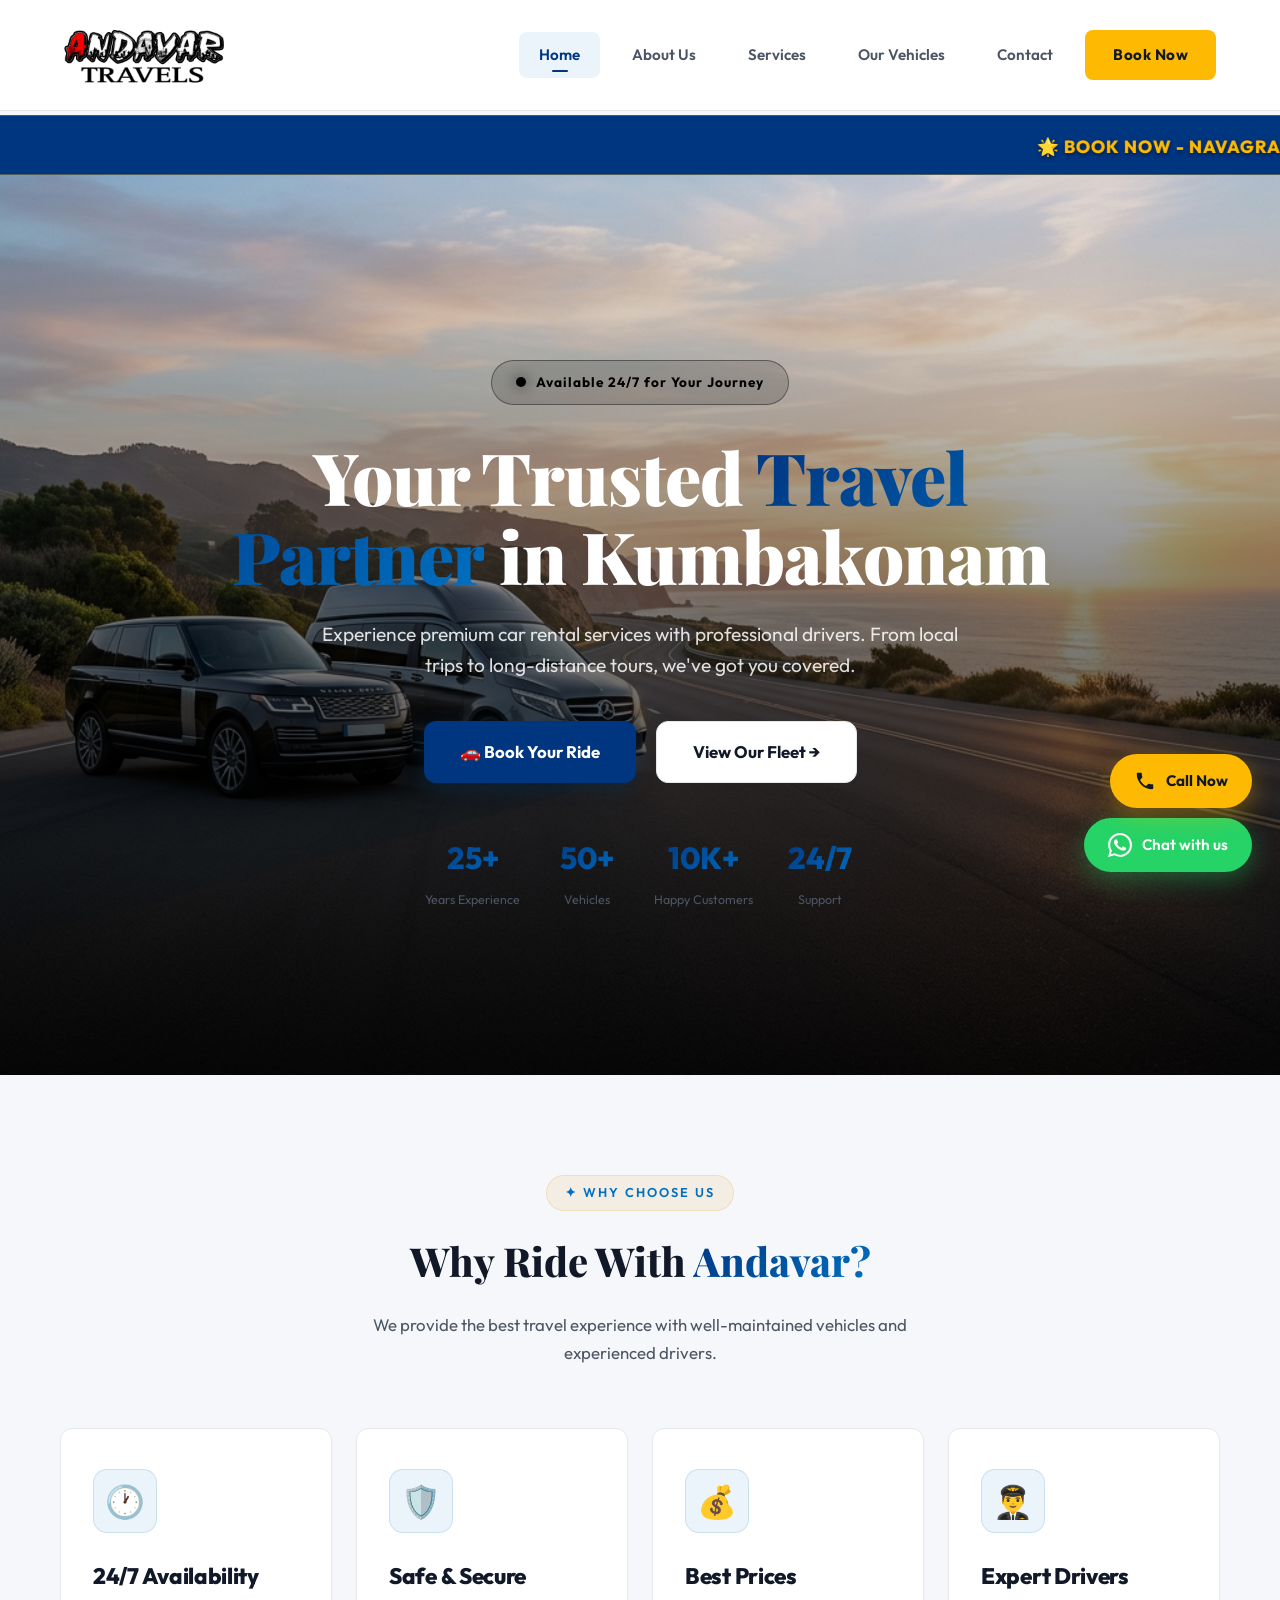
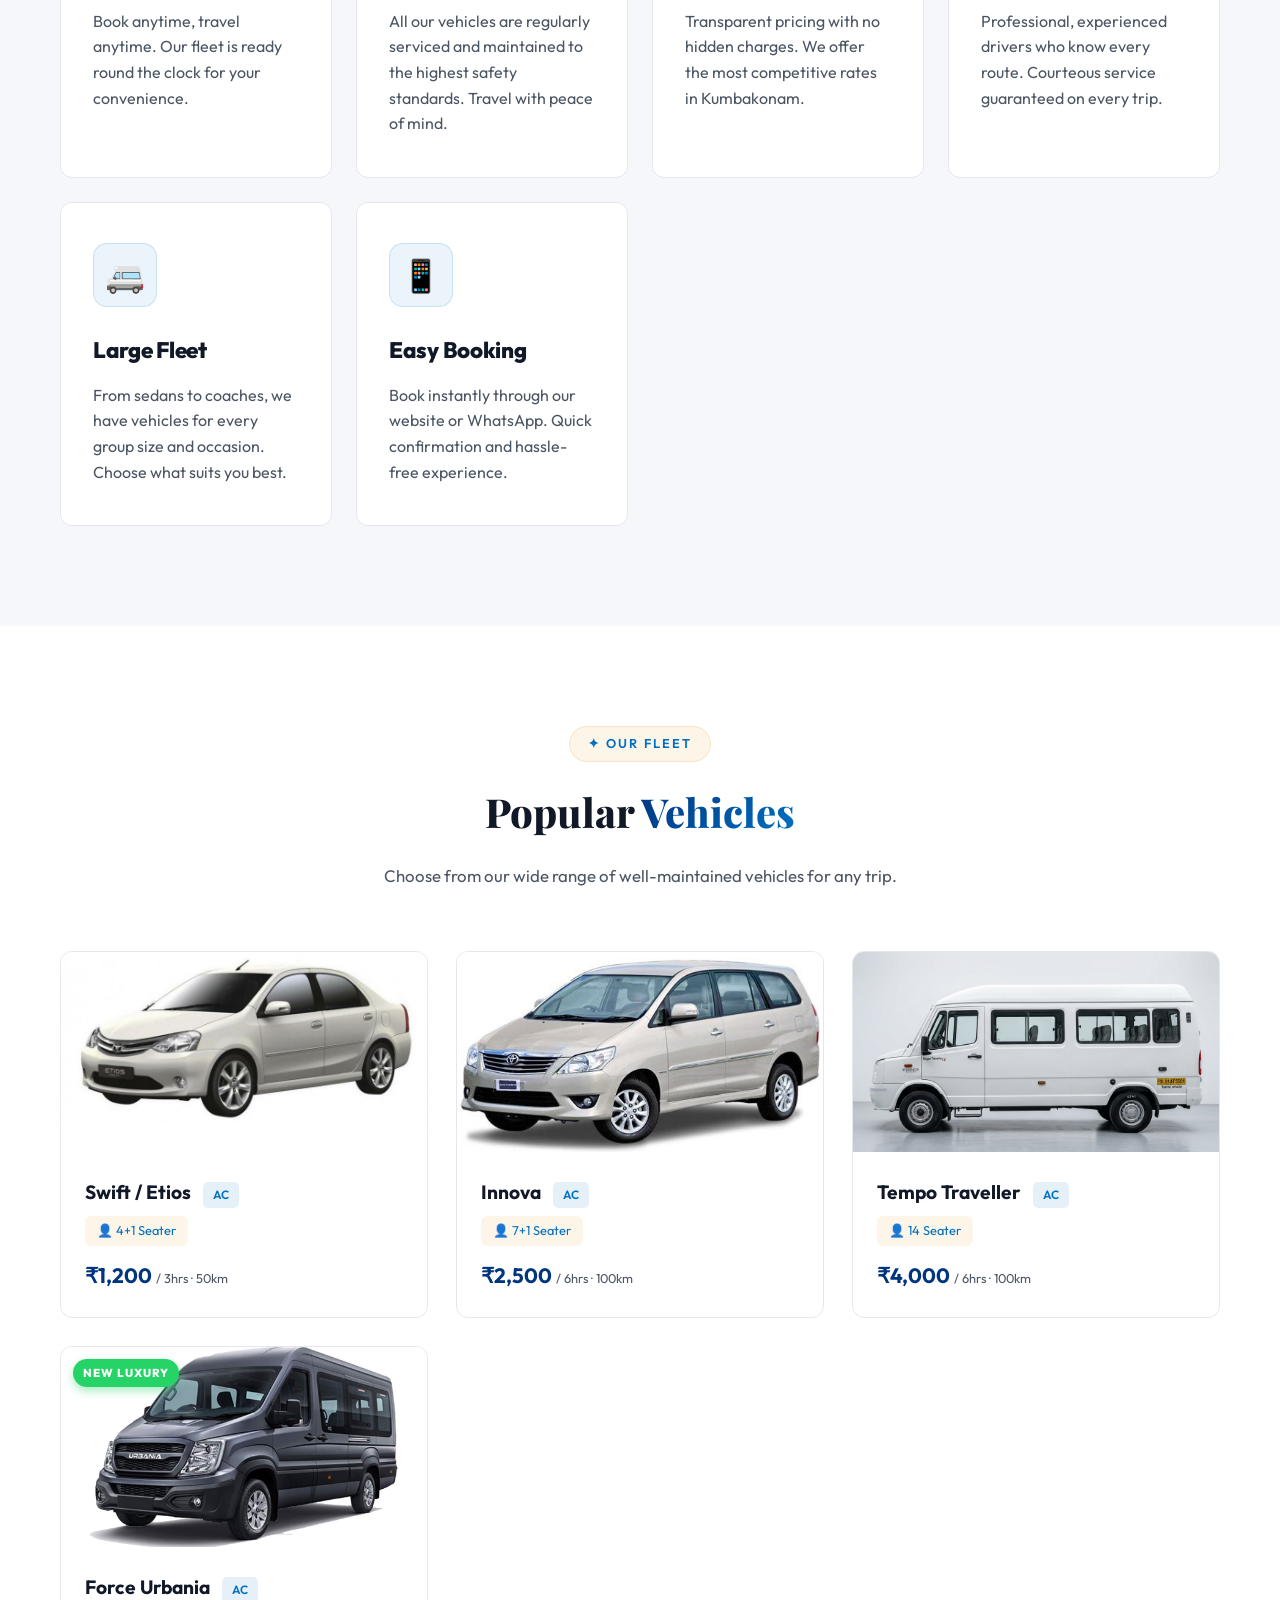
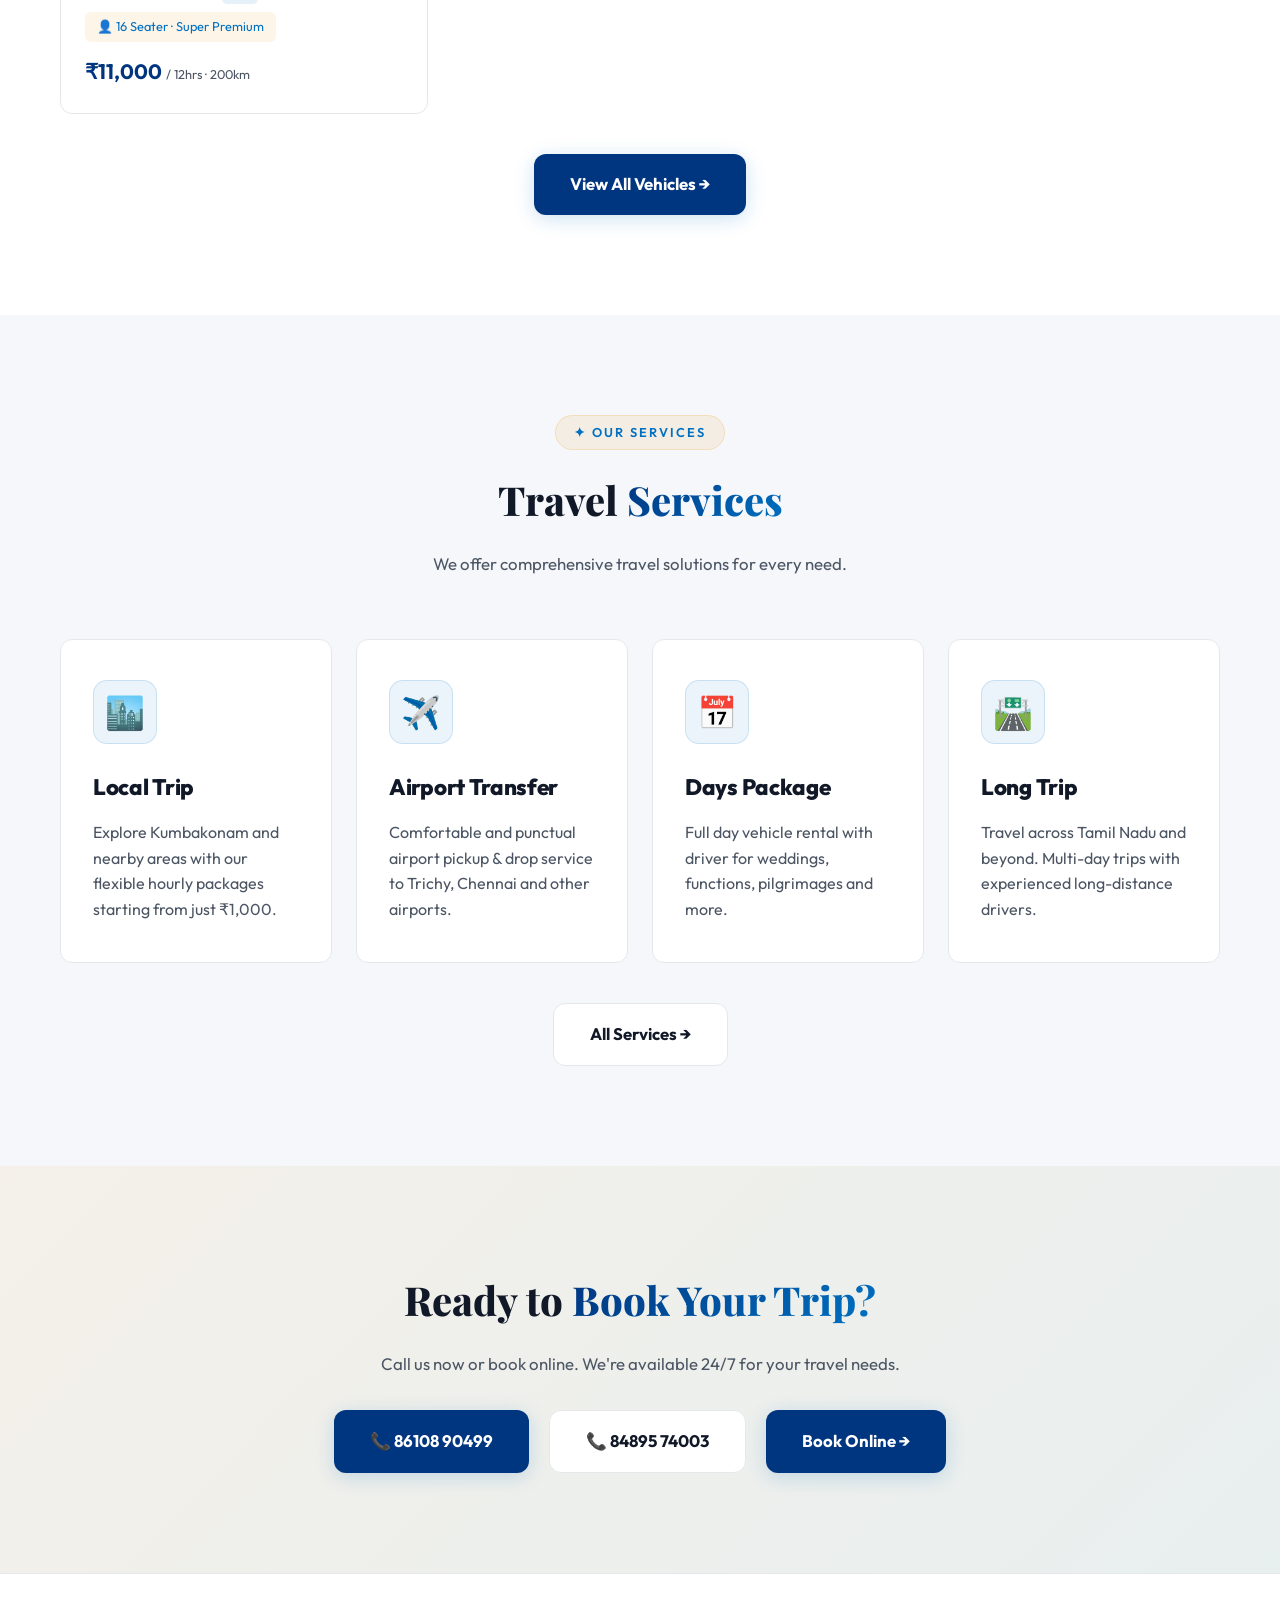
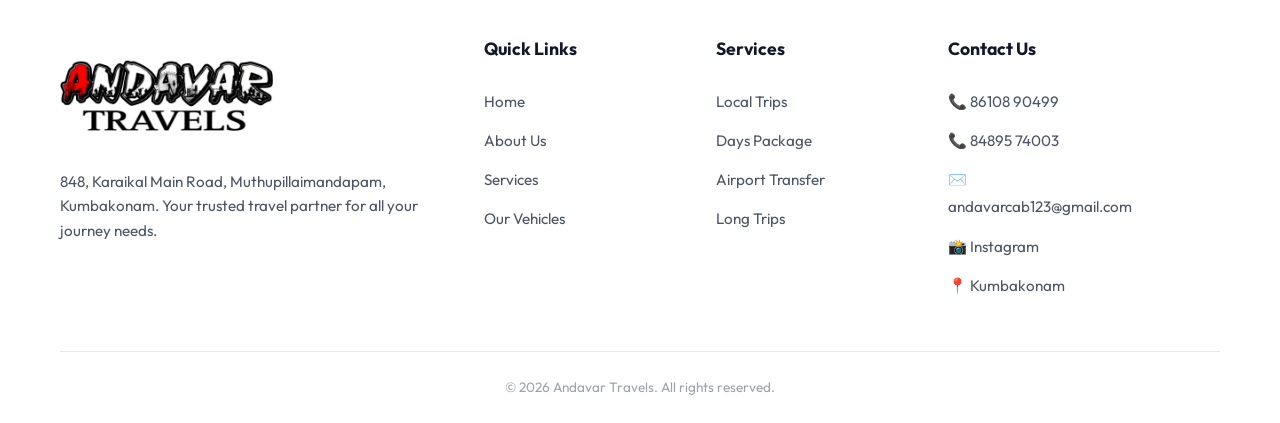
<file: index.html>
<!DOCTYPE html>
<html lang="en">

<head>
  <meta charset="UTF-8">
  <meta name="viewport" content="width=device-width, initial-scale=1.0">
  <title>Andavar Travels - Premium Car Rentals in Kumbakonam</title>
  <meta name="description"
    content="Andavar Travels offers premium car rental, tempo traveller, van and coach services in Kumbakonam. Book local trips, airport transfers, day packages and long distance tours.">
  <link rel="stylesheet" href="styles.css?v=2">
</head>

<body>
  <div id="nav-placeholder"></div>

  <div class="hero-marquee">
    <marquee scrollamount="8">🌟 BOOK NOW - NAVAGRAHA TRIP FOR ONE DAY. SPECIAL PACKAGES AVAILABLE! &nbsp; | &nbsp; 🚐 LUXURY FORCE URBANIA (16 SEATER) AVAILABLE FOR RENT! &nbsp; | &nbsp; 📞 CALL NOW: +91 86108 90499 / +91 84895 74003 🌟</marquee>
  </div>

  <!-- HERO -->
  <section class="hero" id="hero">
    <div class="hero-bg"><img src="hero-banner.png?v=3" alt="Andavar Travels"></div>

    <div class="hero-content container">
      <div class="hero-badge"><span class="dot"></span> Available 24/7 for Your Journey</div>
      <h1>Your Trusted <span class="gold">Travel Partner</span> in Kumbakonam</h1>
      <p>Experience premium car rental services with professional drivers. From local trips to long-distance tours,
        we've got you covered.</p>
      <div class="hero-btns">
        <a href="booking.html" class="btn btn-primary">🚗 Book Your Ride</a>
        <a href="vehicles.html" class="btn btn-outline">View Our Fleet →</a>
      </div>
      <div class="hero-stats">
        <div class="stat">
          <div class="num">25+</div>
          <div class="label">Years Experience</div>
        </div>
        <div class="stat">
          <div class="num">50+</div>
          <div class="label">Vehicles</div>
        </div>
        <div class="stat">
          <div class="num">10K+</div>
          <div class="label">Happy Customers</div>
        </div>
        <div class="stat">
          <div class="num">24/7</div>
          <div class="label">Support</div>
        </div>
      </div>
    </div>
  </section>

  <!-- WHY CHOOSE US -->
  <section class="section" id="why-us">
    <div class="container">
      <div class="section-header animate-on-scroll">
        <div class="section-badge">✦ Why Choose Us</div>
        <h2 class="section-title">Why Ride With <span class="gold">Andavar?</span></h2>
        <p class="section-desc">We provide the best travel experience with well-maintained vehicles and experienced
          drivers.</p>
      </div>
      <div class="services-grid">
        <div class="card animate-on-scroll">
          <div class="card-icon">🕐</div>
          <h3>24/7 Availability</h3>
          <p>Book anytime, travel anytime. Our fleet is ready round the clock for your convenience.</p>
        </div>
        <div class="card animate-on-scroll">
          <div class="card-icon">🛡️</div>
          <h3>Safe & Secure</h3>
          <p>All our vehicles are regularly serviced and maintained to the highest safety standards. Travel with peace
            of mind.</p>
        </div>
        <div class="card animate-on-scroll">
          <div class="card-icon">💰</div>
          <h3>Best Prices</h3>
          <p>Transparent pricing with no hidden charges. We offer the most competitive rates in Kumbakonam.</p>
        </div>
        <div class="card animate-on-scroll">
          <div class="card-icon">👨‍✈️</div>
          <h3>Expert Drivers</h3>
          <p>Professional, experienced drivers who know every route. Courteous service guaranteed on every trip.</p>
        </div>
        <div class="card animate-on-scroll">
          <div class="card-icon">🚐</div>
          <h3>Large Fleet</h3>
          <p>From sedans to coaches, we have vehicles for every group size and occasion. Choose what suits you best.</p>
        </div>
        <div class="card animate-on-scroll">
          <div class="card-icon">📱</div>
          <h3>Easy Booking</h3>
          <p>Book instantly through our website or WhatsApp. Quick confirmation and hassle-free experience.</p>
        </div>
      </div>
    </div>
  </section>

  <!-- POPULAR VEHICLES PREVIEW -->
  <section class="section" style="background: var(--dark-card);">
    <div class="container">
      <div class="section-header animate-on-scroll">
        <div class="section-badge">✦ Our Fleet</div>
        <h2 class="section-title">Popular <span class="gold">Vehicles</span></h2>
        <p class="section-desc">Choose from our wide range of well-maintained vehicles for any trip.</p>
      </div>
      <div class="vehicles-grid">
        <div class="vehicle-card animate-on-scroll">
          <div class="vehicle-img"><img src="Etios.png" alt="Swift / Etios"></div>
          <div class="vehicle-info">
            <h3>Swift / Etios <span class="vehicle-ac-badge ac">AC</span></h3>
            <div class="seats">👤 4+1 Seater</div>
            <div class="price">₹1,200 <span>/ 3hrs · 50km</span></div>
          </div>
        </div>
        <div class="vehicle-card animate-on-scroll">
          <div class="vehicle-img"><img src="innova.png?v=2" alt="Innova"></div>
          <div class="vehicle-info">
            <h3>Innova <span class="vehicle-ac-badge ac">AC</span></h3>
            <div class="seats">👤 7+1 Seater</div>
            <div class="price">₹2,500 <span>/ 6hrs · 100km</span></div>
          </div>
        </div>
        <div class="vehicle-card animate-on-scroll">
          <div class="vehicle-img"><img src="tempo-traveller.png" alt="Tempo Traveller"></div>
          <div class="vehicle-info">
            <h3>Tempo Traveller <span class="vehicle-ac-badge ac">AC</span></h3>
            <div class="seats">👤 14 Seater</div>
            <div class="price">₹4,000 <span>/ 6hrs · 100km</span></div>
          </div>
        </div>
        <div class="vehicle-card animate-on-scroll">
          <div class="vehicle-img" style="position: relative;">
            <img src="urbania.png?v=4" alt="Force Urbania">
            <span
              style="position: absolute; top: 12px; left: 12px; background: #25d366; color: white; padding: 4px 10px; border-radius: 50px; font-size: 0.72rem; font-weight: 800; text-transform: uppercase; letter-spacing: 1px; box-shadow: 0 4px 10px rgba(37, 211, 102, 0.4);">NEW
              LUXURY</span>
          </div>
          <div class="vehicle-info">
            <h3>Force Urbania <span class="vehicle-ac-badge ac">AC</span></h3>
            <div class="seats">👤 16 Seater · Super Premium</div>
            <div class="price">₹11,000 <span>/ 12hrs · 200km</span></div>
          </div>
        </div>
      </div>
      <div style="text-align:center; margin-top:40px;" class="animate-on-scroll">
        <a href="vehicles.html" class="btn btn-primary">View All Vehicles →</a>
      </div>
    </div>
  </section>

  <!-- SERVICES PREVIEW -->
  <section class="section">
    <div class="container">
      <div class="section-header animate-on-scroll">
        <div class="section-badge">✦ Our Services</div>
        <h2 class="section-title">Travel <span class="gold">Services</span></h2>
        <p class="section-desc">We offer comprehensive travel solutions for every need.</p>
      </div>
      <div class="services-grid">
        <a href="booking.html?type=local" class="card animate-on-scroll">
          <div class="card-icon">🏙️</div>
          <h3>Local Trip</h3>
          <p>Explore Kumbakonam and nearby areas with our flexible hourly packages starting from just ₹1,000.</p>
        </a>
        <a href="booking.html?type=airport" class="card animate-on-scroll">
          <div class="card-icon">✈️</div>
          <h3>Airport Transfer</h3>
          <p>Comfortable and punctual airport pickup & drop service to Trichy, Chennai and other airports.</p>
        </a>
        <a href="booking.html?type=days" class="card animate-on-scroll">
          <div class="card-icon">📅</div>
          <h3>Days Package</h3>
          <p>Full day vehicle rental with driver for weddings, functions, pilgrimages and more.</p>
        </a>
        <a href="booking.html?type=long" class="card animate-on-scroll">
          <div class="card-icon">🛣️</div>
          <h3>Long Trip</h3>
          <p>Travel across Tamil Nadu and beyond. Multi-day trips with experienced long-distance drivers.</p>
        </a>
      </div>
      <div style="text-align:center; margin-top:40px;" class="animate-on-scroll">
        <a href="services.html" class="btn btn-outline">All Services →</a>
      </div>
    </div>
  </section>

  <!-- CTA SECTION -->
  <section class="section" style="background: linear-gradient(135deg, rgba(232,160,32,0.08), rgba(26,107,60,0.06));">
    <div class="container" style="text-align:center;">
      <div class="animate-on-scroll">
        <h2 class="section-title">Ready to <span class="gold">Book Your Trip?</span></h2>
        <p class="section-desc" style="margin-bottom:32px;">Call us now or book online. We're available 24/7 for your
          travel needs.</p>
        <div class="hero-btns" style="justify-content:center;">
          <a href="tel:8610890499" class="btn btn-primary">📞 86108 90499</a>
          <a href="tel:8489574003" class="btn btn-outline">📞 84895 74003</a>
          <a href="booking.html" class="btn btn-primary">Book Online →</a>
        </div>
      </div>
    </div>
  </section>

  <div id="footer-placeholder"></div>
  <script src="script.js?v=7"></script>
  <script>
    document.getElementById('nav-placeholder').innerHTML = renderNavbar('home');
    document.getElementById('footer-placeholder').innerHTML = renderFooter();
  </script>
</body>

</html>
</file>
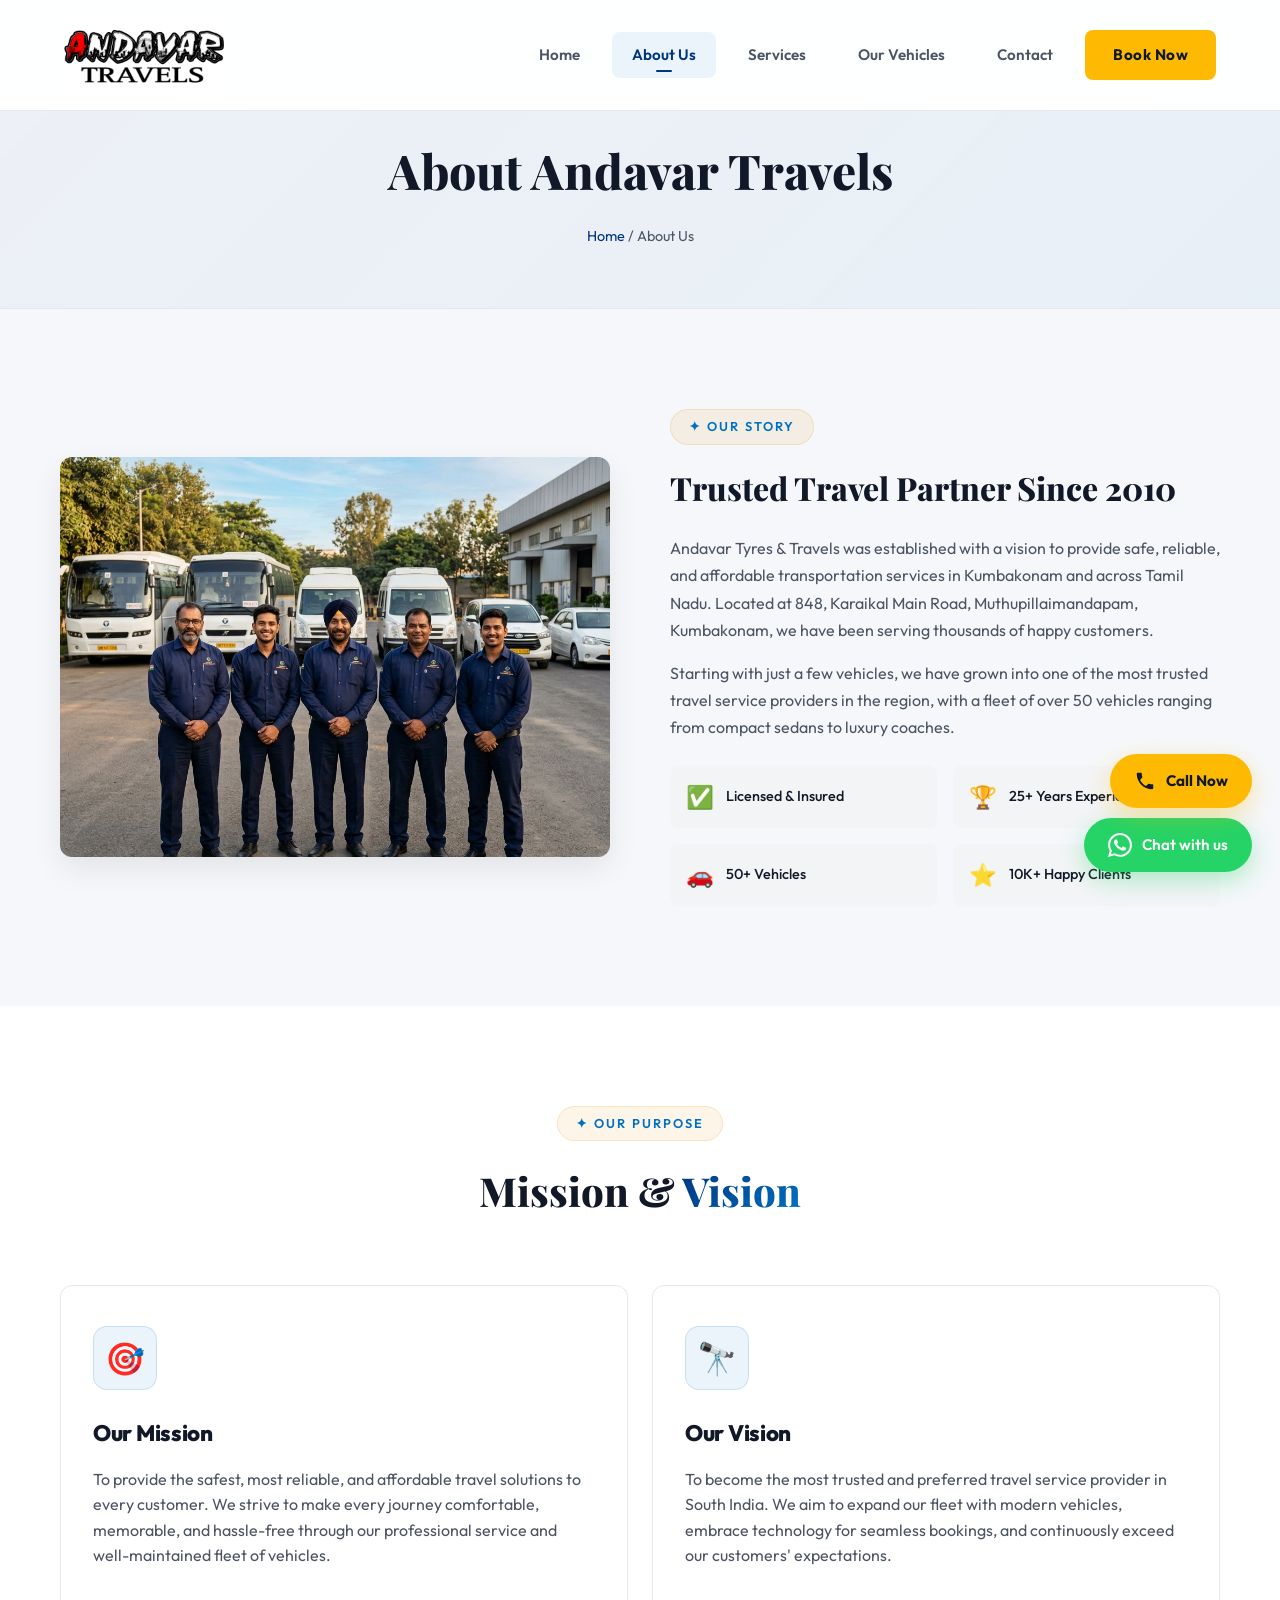
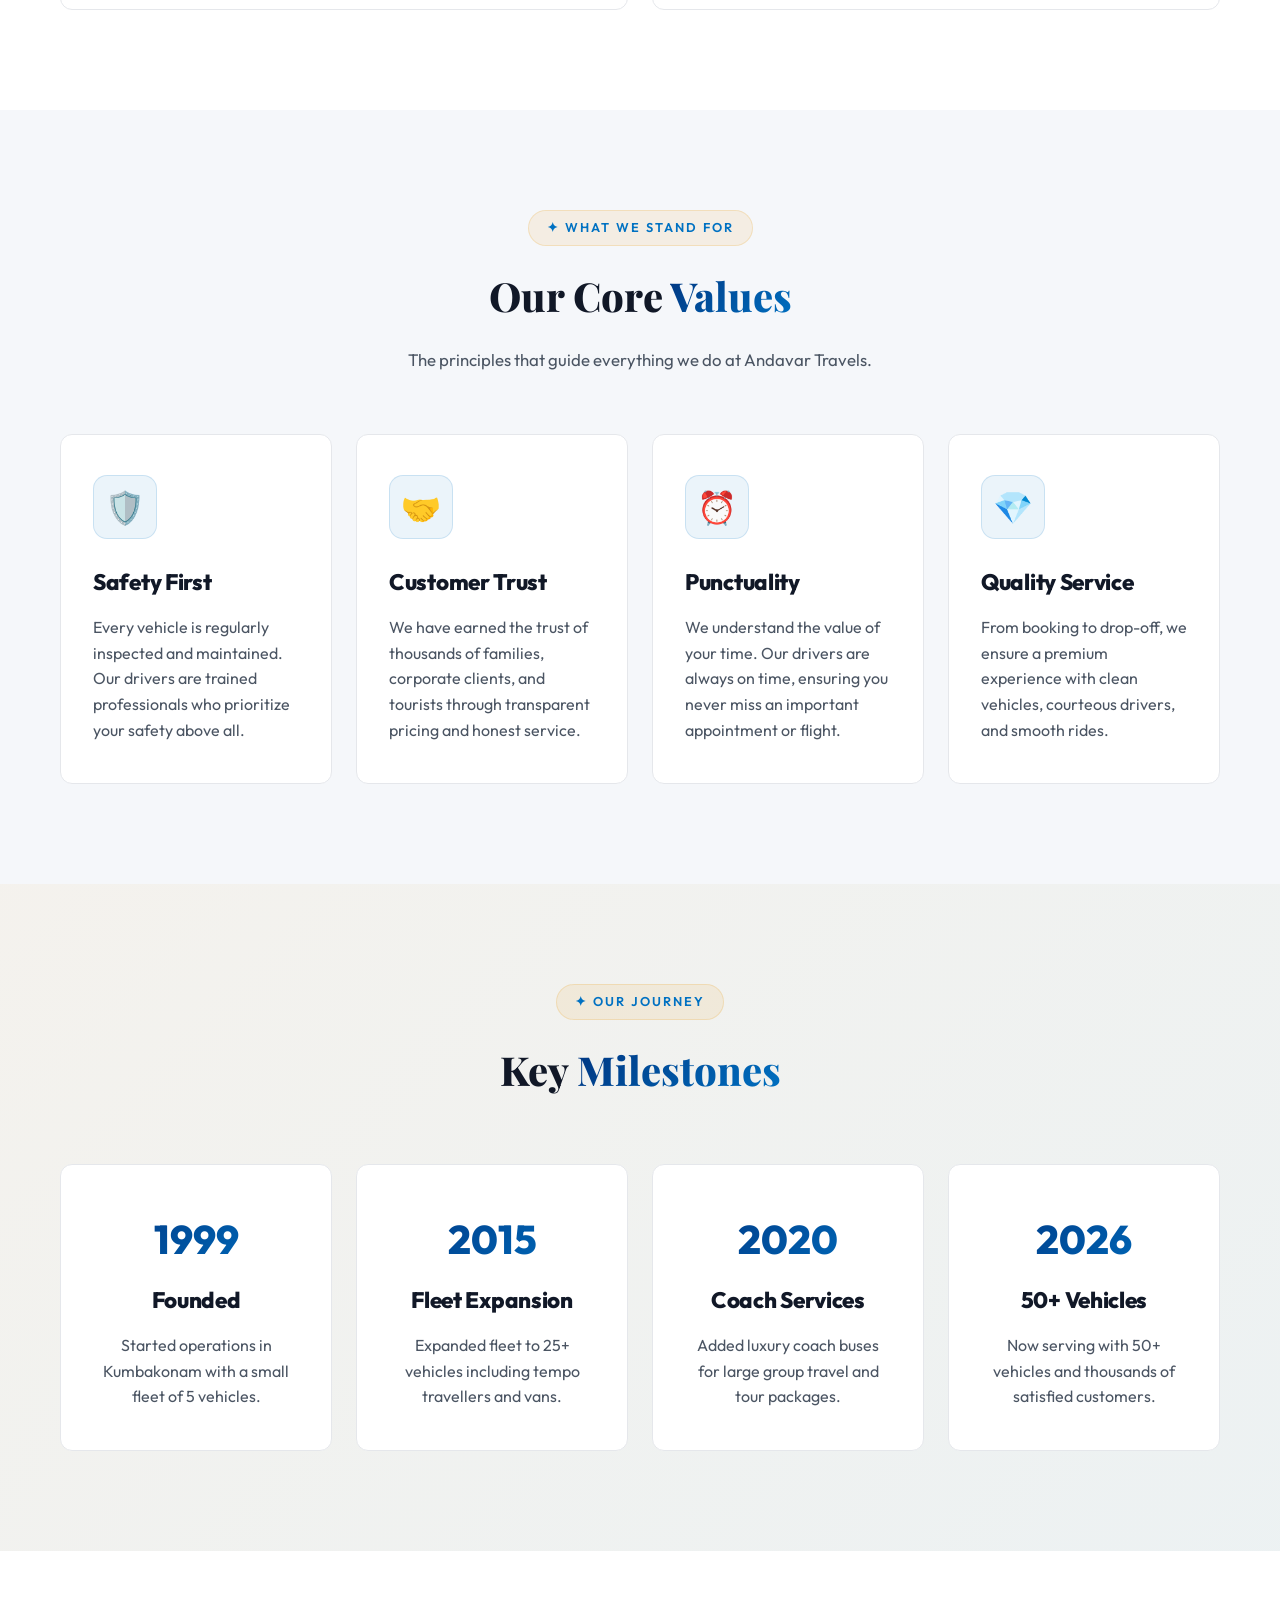
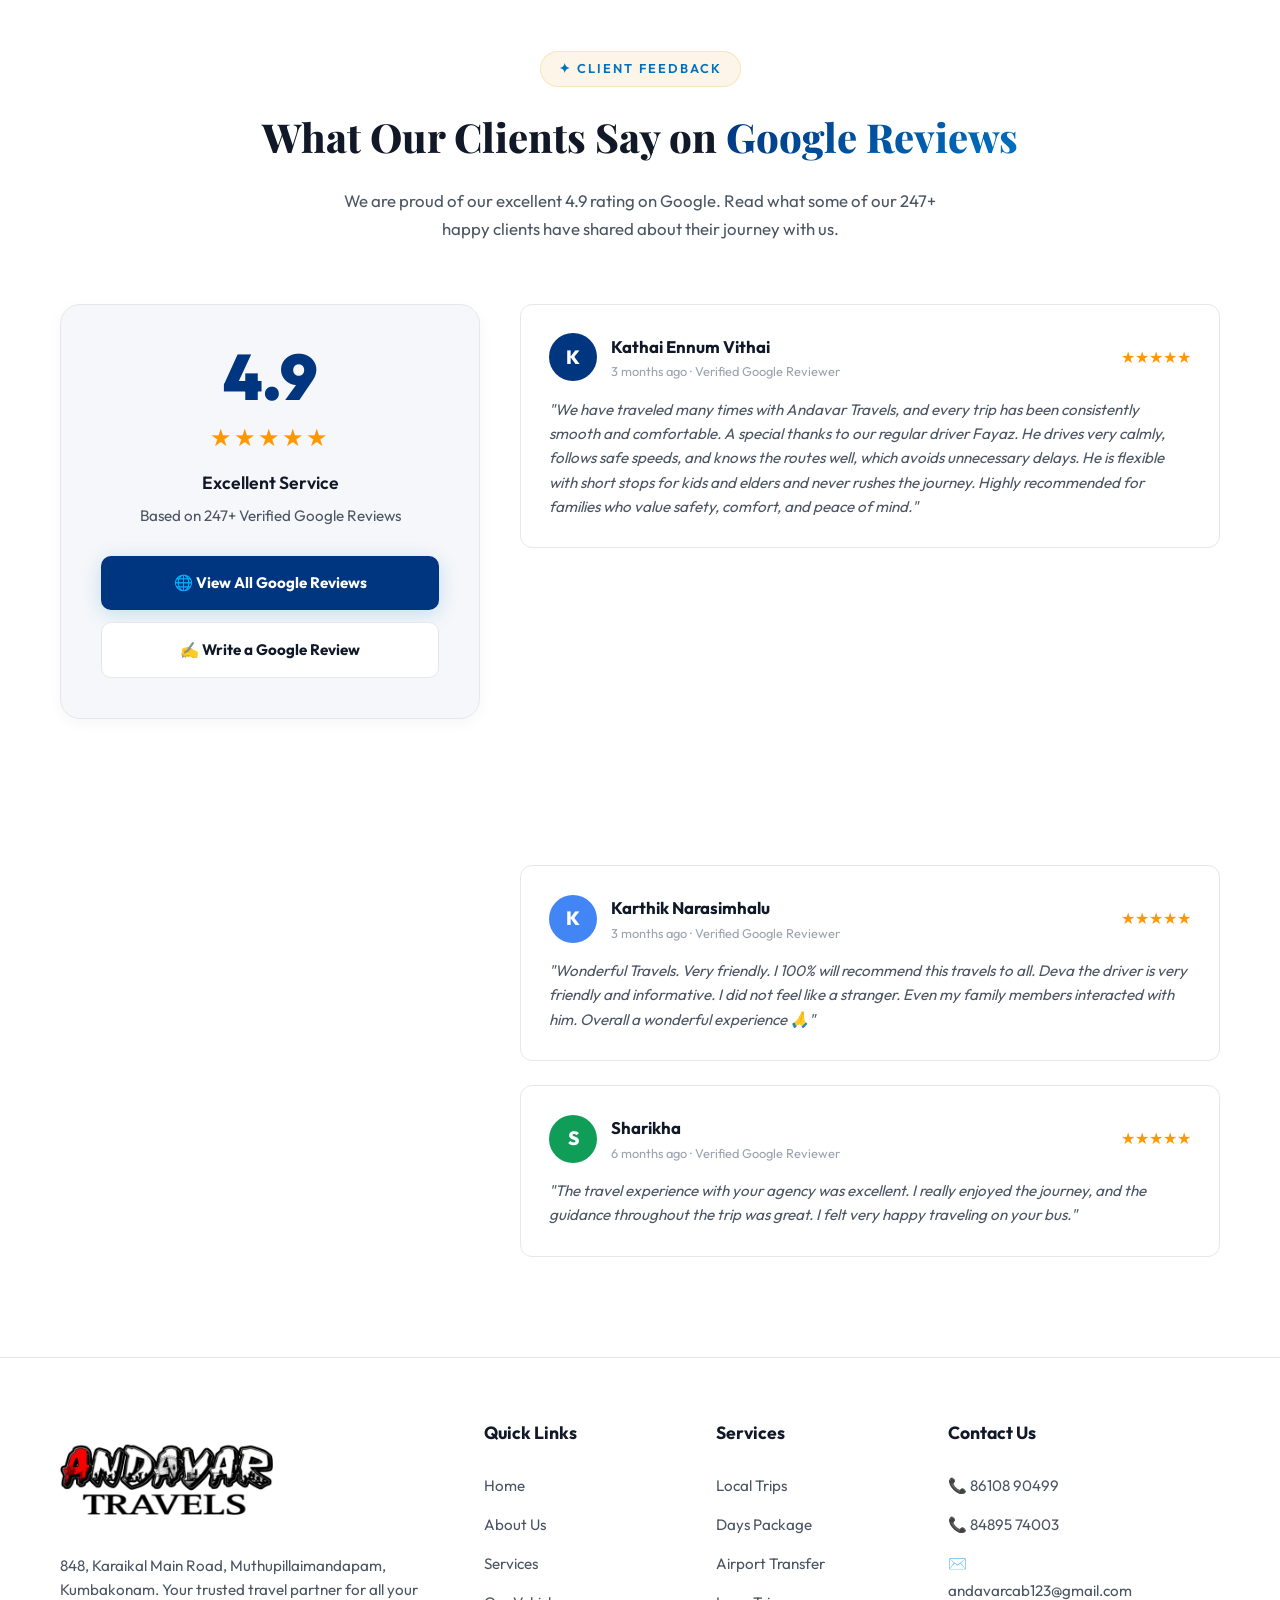
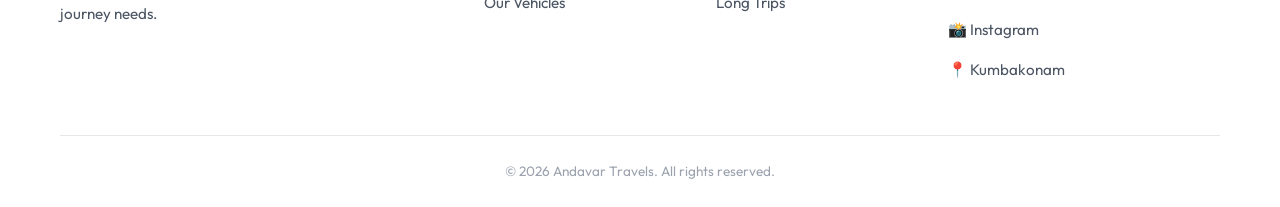
<file: about.html>
<!DOCTYPE html>
<html lang="en">

<head>
  <meta charset="UTF-8">
  <meta name="viewport" content="width=device-width, initial-scale=1.0">
  <title>About Us - Andavar Travels | Kumbakonam</title>
  <meta name="description"
    content="Learn about Andavar Travels - 25+ years of trusted travel service in Kumbakonam. Professional drivers, well-maintained fleet, and customer satisfaction guaranteed.">
  <link rel="stylesheet" href="styles.css">
</head>

<body>
  <div id="nav-placeholder"></div>

  <!-- PAGE HEADER -->
  <div class="page-header">
    <div class="container">
      <h1>About <span class="gold">Andavar Travels</span></h1>
      <p class="breadcrumb"><a href="index.html">Home</a> / About Us</p>
    </div>
  </div>

  <!-- ABOUT STORY -->
  <section class="section">
    <div class="container">
      <div class="about-grid">
        <div class="about-img animate-on-scroll">
          <img src="about-team.png" alt="Andavar Travels Team">
        </div>
        <div class="about-text animate-on-scroll">
          <div class="section-badge">✦ Our Story</div>
          <h2>Trusted Travel Partner Since <span class="gold">2010</span></h2>
          <p>Andavar Tyres & Travels was established with a vision to provide safe, reliable, and affordable
            transportation services in Kumbakonam and across Tamil Nadu. Located at 848, Karaikal Main Road,
            Muthupillaimandapam, Kumbakonam, we have been serving thousands of happy customers.</p>
          <p>Starting with just a few vehicles, we have grown into one of the most trusted travel service providers in
            the region, with a fleet of over 50 vehicles ranging from compact sedans to luxury coaches.</p>
          <div class="about-features">
            <div class="about-feature"><span class="icon">✅</span><span>Licensed & Insured</span></div>
            <div class="about-feature"><span class="icon">🏆</span><span>25+ Years Experience</span></div>
            <div class="about-feature"><span class="icon">🚗</span><span>50+ Vehicles</span></div>
            <div class="about-feature"><span class="icon">⭐</span><span>10K+ Happy Clients</span></div>
          </div>
        </div>
      </div>
    </div>
  </section>

  <!-- MISSION & VISION -->
  <section class="section" style="background: var(--dark-card);">
    <div class="container">
      <div class="section-header animate-on-scroll">
        <div class="section-badge">✦ Our Purpose</div>
        <h2 class="section-title">Mission & <span class="gold">Vision</span></h2>
      </div>
      <div class="services-grid" style="grid-template-columns: 1fr 1fr;">
        <div class="card animate-on-scroll">
          <div class="card-icon">🎯</div>
          <h3>Our Mission</h3>
          <p>To provide the safest, most reliable, and affordable travel solutions to every customer. We strive to make
            every journey comfortable, memorable, and hassle-free through our professional service and well-maintained
            fleet of vehicles.</p>
        </div>
        <div class="card animate-on-scroll">
          <div class="card-icon">🔭</div>
          <h3>Our Vision</h3>
          <p>To become the most trusted and preferred travel service provider in South India. We aim to expand our fleet
            with modern vehicles, embrace technology for seamless bookings, and continuously exceed our customers'
            expectations.</p>
        </div>
      </div>
    </div>
  </section>

  <!-- CORE VALUES -->
  <section class="section">
    <div class="container">
      <div class="section-header animate-on-scroll">
        <div class="section-badge">✦ What We Stand For</div>
        <h2 class="section-title">Our Core <span class="gold">Values</span></h2>
        <p class="section-desc">The principles that guide everything we do at Andavar Travels.</p>
      </div>
      <div class="values-grid" style="margin-top:0;">
        <div class="card animate-on-scroll">
          <div class="card-icon">🛡️</div>
          <h3>Safety First</h3>
          <p>Every vehicle is regularly inspected and maintained. Our drivers are trained professionals who prioritize
            your safety above all.</p>
        </div>
        <div class="card animate-on-scroll">
          <div class="card-icon">🤝</div>
          <h3>Customer Trust</h3>
          <p>We have earned the trust of thousands of families, corporate clients, and tourists through transparent
            pricing and honest service.</p>
        </div>
        <div class="card animate-on-scroll">
          <div class="card-icon">⏰</div>
          <h3>Punctuality</h3>
          <p>We understand the value of your time. Our drivers are always on time, ensuring you never miss an important
            appointment or flight.</p>
        </div>
        <div class="card animate-on-scroll">
          <div class="card-icon">💎</div>
          <h3>Quality Service</h3>
          <p>From booking to drop-off, we ensure a premium experience with clean vehicles, courteous drivers, and smooth
            rides.</p>
        </div>
      </div>
    </div>
  </section>

  <!-- MILESTONES -->
  <section class="section" style="background: linear-gradient(135deg, rgba(232,160,32,0.06), rgba(26,107,60,0.04));">
    <div class="container">
      <div class="section-header animate-on-scroll">
        <div class="section-badge">✦ Our Journey</div>
        <h2 class="section-title">Key <span class="gold">Milestones</span></h2>
      </div>
      <div class="services-grid" style="grid-template-columns: repeat(auto-fit, minmax(220px, 1fr));">
        <div class="card animate-on-scroll" style="text-align:center;">
          <div
            style="font-size:2.5rem; font-weight:800; background:var(--gradient-gold); -webkit-background-clip:text; -webkit-text-fill-color:transparent; margin-bottom:8px;">
            1999</div>
          <h3>Founded</h3>
          <p>Started operations in Kumbakonam with a small fleet of 5 vehicles.</p>
        </div>
        <div class="card animate-on-scroll" style="text-align:center;">
          <div
            style="font-size:2.5rem; font-weight:800; background:var(--gradient-gold); -webkit-background-clip:text; -webkit-text-fill-color:transparent; margin-bottom:8px;">
            2015</div>
          <h3>Fleet Expansion</h3>
          <p>Expanded fleet to 25+ vehicles including tempo travellers and vans.</p>
        </div>
        <div class="card animate-on-scroll" style="text-align:center;">
          <div
            style="font-size:2.5rem; font-weight:800; background:var(--gradient-gold); -webkit-background-clip:text; -webkit-text-fill-color:transparent; margin-bottom:8px;">
            2020</div>
          <h3>Coach Services</h3>
          <p>Added luxury coach buses for large group travel and tour packages.</p>
        </div>
        <div class="card animate-on-scroll" style="text-align:center;">
          <div
            style="font-size:2.5rem; font-weight:800; background:var(--gradient-gold); -webkit-background-clip:text; -webkit-text-fill-color:transparent; margin-bottom:8px;">
            2026</div>
          <h3>50+ Vehicles</h3>
          <p>Now serving with 50+ vehicles and thousands of satisfied customers.</p>
        </div>
      </div>
    </div>
  </section>

  <!-- GOOGLE REVIEWS -->
  <section class="section" style="background: var(--dark-card);">
    <div class="container">
      <div class="section-header animate-on-scroll">
        <div class="section-badge">✦ Client Feedback</div>
        <h2 class="section-title">What Our Clients Say on <span class="gold">Google Reviews</span></h2>
        <p class="section-desc">We are proud of our excellent 4.9 rating on Google. Read what some of our 247+ happy clients have shared about their journey with us.</p>
      </div>

      <div style="display: grid; grid-template-columns: 1.2fr 2fr; gap: 40px; align-items: start; margin-top: 40px;" class="google-reviews-grid">
        <!-- Google Summary Card -->
        <div class="card animate-on-scroll" style="background: var(--bg-main); border: 1px solid var(--dark-border); border-radius: 20px; padding: 40px; text-align: center; box-shadow: var(--shadow-card); position: sticky; top: 120px;">
          <div style="font-size: 4rem; font-weight: 900; line-height: 1; color: var(--primary); margin-bottom: 8px;">4.9</div>
          <div style="font-size: 1.5rem; color: #ff9800; margin-bottom: 12px; letter-spacing: 2px;">★★★★★</div>
          <p style="font-size: 1.1rem; font-weight: 600; color: var(--text); margin-bottom: 6px;">Excellent Service</p>
          <p style="font-size: 0.95rem; color: var(--text-muted); margin-bottom: 28px;">Based on 247+ Verified Google Reviews</p>
          
          <div style="display: flex; flex-direction: column; gap: 12px;">
            <a href="https://share.google/ocsa5T82DaffcxO1M" target="_blank" rel="noopener" class="btn btn-primary" style="padding: 14px 24px; font-size: 0.95rem; border-radius: 10px; text-decoration: none;">
              🌐 View All Google Reviews
            </a>
            <a href="https://share.google/ocsa5T82DaffcxO1M" target="_blank" rel="noopener" class="btn btn-outline" style="padding: 14px 24px; font-size: 0.95rem; border-radius: 10px; text-decoration: none;">
              ✍️ Write a Google Review
            </a>
          </div>
        </div>

        <!-- Google Review Cards Grid -->
        <div style="display: flex; flex-direction: column; gap: 24px;">
          <!-- Review 1 -->
          <div class="card animate-on-scroll" style="padding: 28px; background: var(--dark-card); border: 1px solid var(--dark-border); border-radius: var(--radius); transition: var(--transition);">
            <div style="display: flex; align-items: center; justify-content: space-between; margin-bottom: 16px;">
              <div style="display: flex; align-items: center; gap: 14px;">
                <div style="width: 48px; height: 48px; background: var(--primary); color: white; border-radius: 50%; display: flex; align-items: center; justify-content: center; font-weight: 800; font-size: 1.2rem;">K</div>
                <div>
                  <h4 style="font-size: 1.05rem; font-weight: 700; margin: 0; color: var(--text);">Kathai Ennum Vithai</h4>
                  <p style="font-size: 0.8rem; color: var(--text-dim); margin: 0;">3 months ago · Verified Google Reviewer</p>
                </div>
              </div>
              <div style="color: #ff9800; font-size: 1rem;">★★★★★</div>
            </div>
            <p style="font-size: 0.95rem; color: var(--text-muted); line-height: 1.6; font-style: italic; margin-bottom: 0;">"We have traveled many times with Andavar Travels, and every trip has been consistently smooth and comfortable. A special thanks to our regular driver Fayaz. He drives very calmly, follows safe speeds, and knows the routes well, which avoids unnecessary delays. He is flexible with short stops for kids and elders and never rushes the journey. Highly recommended for families who value safety, comfort, and peace of mind."</p>
          </div>

          <!-- Review 2 -->
          <div class="card animate-on-scroll" style="padding: 28px; background: var(--dark-card); border: 1px solid var(--dark-border); border-radius: var(--radius); transition: var(--transition);">
            <div style="display: flex; align-items: center; justify-content: space-between; margin-bottom: 16px;">
              <div style="display: flex; align-items: center; gap: 14px;">
                <div style="width: 48px; height: 48px; background: #ea4335; color: white; border-radius: 50%; display: flex; align-items: center; justify-content: center; font-weight: 800; font-size: 1.2rem;">C</div>
                <div>
                  <h4 style="font-size: 1.05rem; font-weight: 700; margin: 0; color: var(--text);">CJ Boutique</h4>
                  <p style="font-size: 0.8rem; color: var(--text-dim); margin: 0;">5 months ago · Local Guide</p>
                </div>
              </div>
              <div style="color: #ff9800; font-size: 1rem;">★★★★★</div>
            </div>
            <p style="font-size: 0.95rem; color: var(--text-muted); line-height: 1.6; font-style: italic; margin-bottom: 0;">"Thank you so much... Very good response, very good service, very fast response... Actually we are from Salem, total 14 members only ladies and kids... our van broke down... suddenly I searched Google to book an alternative van to reach home... when I reached Andavar Travels, reviews were good, I called him and explained my situation... within 30 mins he arranged everything, driver and van, to pick us up from my breakdown point and safely reach our home on time... thank you so much sir."</p>
          </div>

          <!-- Review 3 -->
          <div class="card animate-on-scroll" style="padding: 28px; background: var(--dark-card); border: 1px solid var(--dark-border); border-radius: var(--radius); transition: var(--transition);">
            <div style="display: flex; align-items: center; justify-content: space-between; margin-bottom: 16px;">
              <div style="display: flex; align-items: center; gap: 14px;">
                <div style="width: 48px; height: 48px; background: #4285f4; color: white; border-radius: 50%; display: flex; align-items: center; justify-content: center; font-weight: 800; font-size: 1.2rem;">K</div>
                <div>
                  <h4 style="font-size: 1.05rem; font-weight: 700; margin: 0; color: var(--text);">Karthik Narasimhalu</h4>
                  <p style="font-size: 0.8rem; color: var(--text-dim); margin: 0;">3 months ago · Verified Google Reviewer</p>
                </div>
              </div>
              <div style="color: #ff9800; font-size: 1rem;">★★★★★</div>
            </div>
            <p style="font-size: 0.95rem; color: var(--text-muted); line-height: 1.6; font-style: italic; margin-bottom: 0;">"Wonderful Travels. Very friendly. I 100% will recommend this travels to all. Deva the driver is very friendly and informative. I did not feel like a stranger. Even my family members interacted with him. Overall a wonderful experience 🙏"</p>
          </div>

          <!-- Review 4 -->
          <div class="card animate-on-scroll" style="padding: 28px; background: var(--dark-card); border: 1px solid var(--dark-border); border-radius: var(--radius); transition: var(--transition);">
            <div style="display: flex; align-items: center; justify-content: space-between; margin-bottom: 16px;">
              <div style="display: flex; align-items: center; gap: 14px;">
                <div style="width: 48px; height: 48px; background: #0f9d58; color: white; border-radius: 50%; display: flex; align-items: center; justify-content: center; font-weight: 800; font-size: 1.2rem;">S</div>
                <div>
                  <h4 style="font-size: 1.05rem; font-weight: 700; margin: 0; color: var(--text);">Sharikha</h4>
                  <p style="font-size: 0.8rem; color: var(--text-dim); margin: 0;">6 months ago · Verified Google Reviewer</p>
                </div>
              </div>
              <div style="color: #ff9800; font-size: 1rem;">★★★★★</div>
            </div>
            <p style="font-size: 0.95rem; color: var(--text-muted); line-height: 1.6; font-style: italic; margin-bottom: 0;">"The travel experience with your agency was excellent. I really enjoyed the journey, and the guidance throughout the trip was great. I felt very happy traveling on your bus."</p>
          </div>
        </div>

      </div>
    </div>
  </section>

  <div id="footer-placeholder"></div>
  <script src="script.js"></script>
  <script>
    document.getElementById('nav-placeholder').innerHTML = renderNavbar('about');
    document.getElementById('footer-placeholder').innerHTML = renderFooter();
  </script>
</body>

</html>
</file>
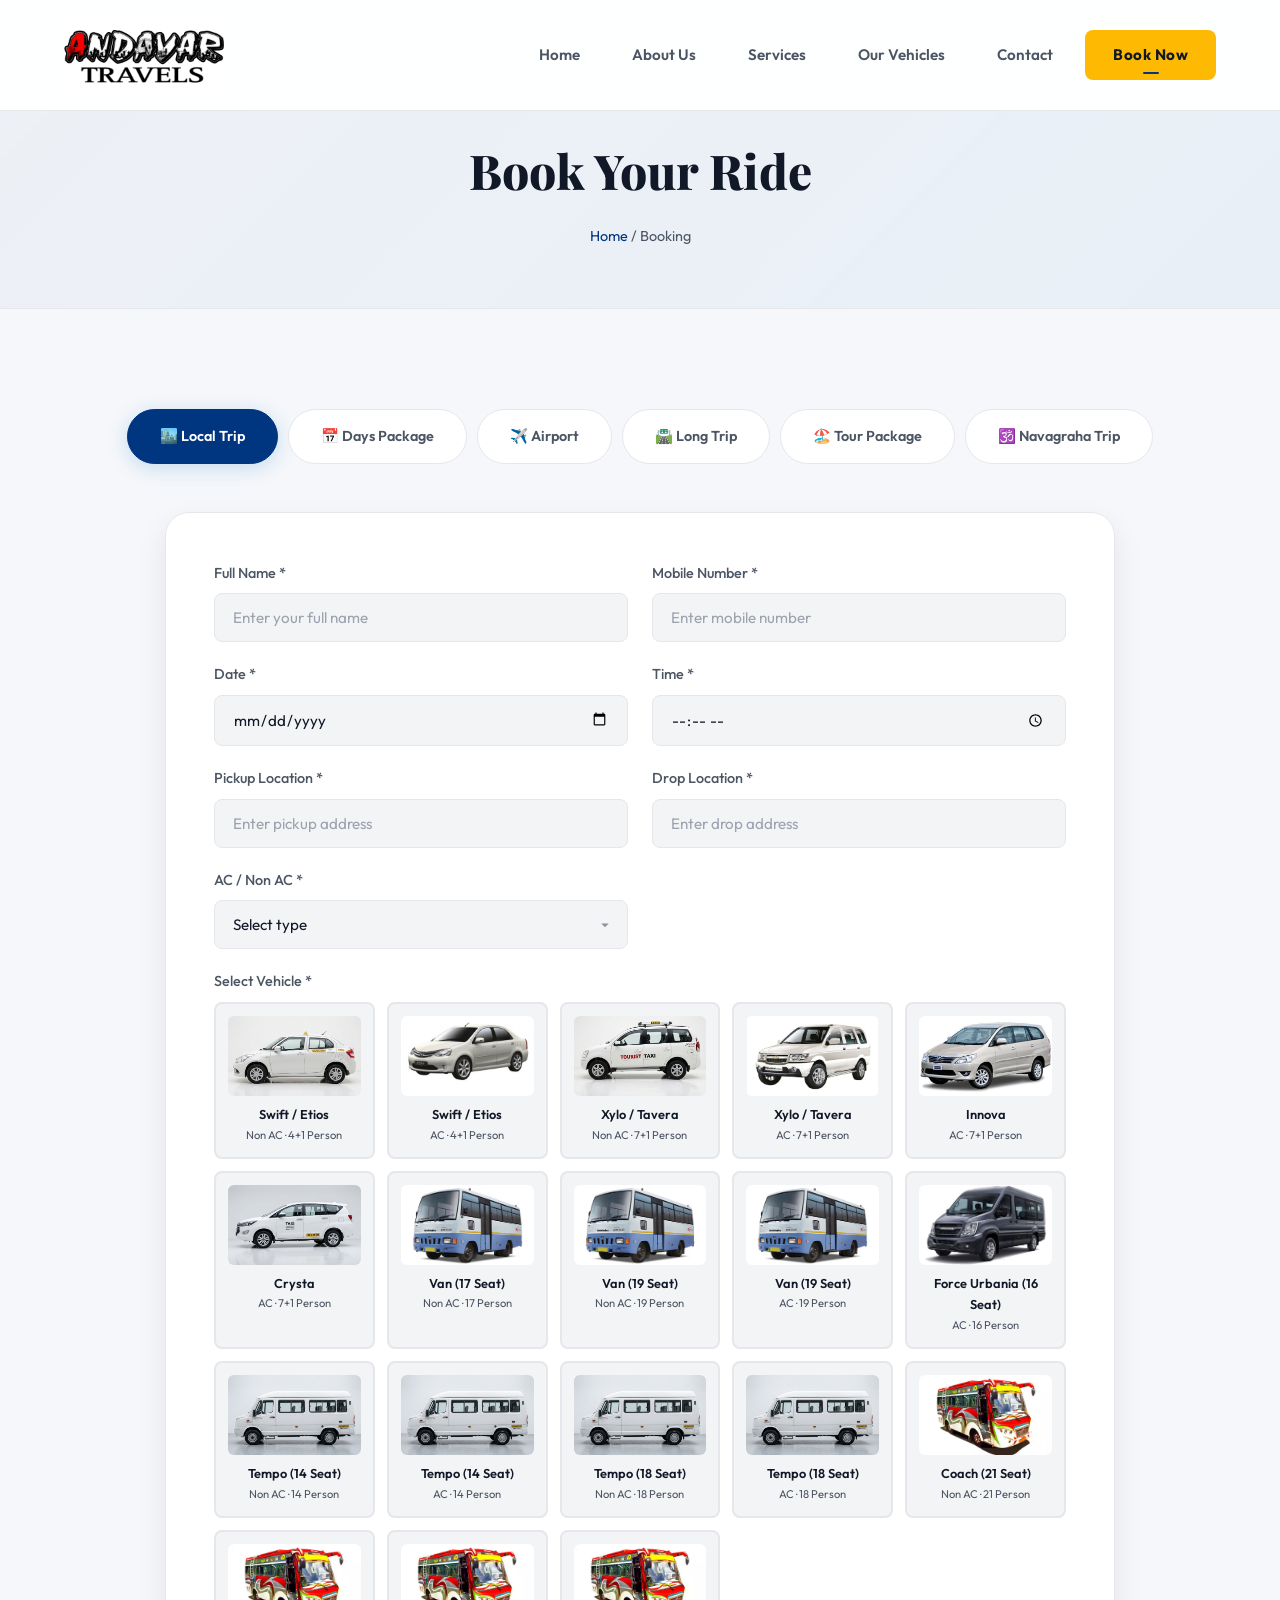
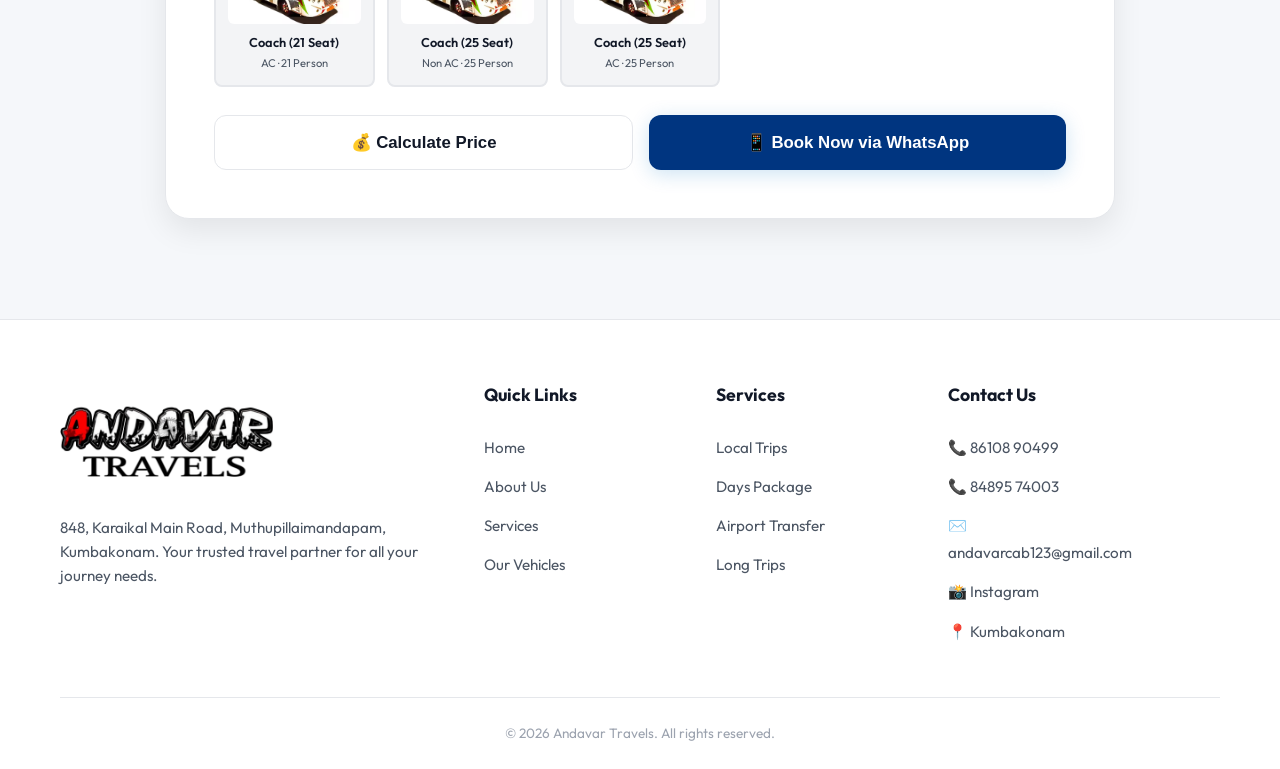
<file: booking.html>
<!DOCTYPE html>
<html lang="en">
<head>
  <meta charset="UTF-8">
  <meta name="viewport" content="width=device-width, initial-scale=1.0">
  <title>Book Now - Andavar Travels | Online Booking</title>
  <meta name="description" content="Book your ride online with Andavar Travels. Choose vehicle, calculate price, and confirm booking instantly via WhatsApp. Local, Airport, Days, Long Trip packages.">
  <link rel="stylesheet" href="styles.css?v=3">
</head>
<body class="booking-page">
  <div id="nav-placeholder"></div>

  <div class="page-header">
    <div class="container">
      <h1>Book Your <span class="gold">Ride</span></h1>
      <p class="breadcrumb"><a href="index.html">Home</a> / Booking</p>
    </div>
  </div>

  <section class="section">
    <div class="container">
      <!-- TRIP TYPE TABS -->
      <div class="booking-tabs" id="bookingTabs">
        <div class="booking-tab active" data-type="local">🏙️ Local Trip</div>
        <div class="booking-tab" data-type="days">📅 Days Package</div>
        <div class="booking-tab" data-type="airport">✈️ Airport</div>
        <div class="booking-tab" data-type="long">🛣️ Long Trip</div>
        <div class="booking-tab" data-type="tour">🏖️ Tour Package</div>
        <div class="booking-tab" data-type="navagraha">🕉️ Navagraha Trip</div>
      </div>

      <div class="booking-form-wrap">
        <div id="airportBanner" style="display:none; margin-bottom: 24px; border-radius: 12px; overflow: hidden; height: 180px; position: relative;">
          <img src="airport-banner-new.png" alt="Airport Transfer" style="width: 100%; height: 100%; object-fit: cover;">
          <div style="position: absolute; bottom: 0; left: 0; width: 100%; padding: 12px 20px; background: linear-gradient(to top, rgba(0,0,0,0.8), transparent); color: white; font-weight: 700; font-size: 1.2rem;">Premium Airport Transfers</div>
        </div>
        <div id="navagrahaBanner" style="display:none; margin-bottom: 24px; border-radius: 12px; overflow: hidden; height: 180px;">
          <img src="navagraha-banner.png" alt="Navagraha Trip" style="width: 100%; height: 100%; object-fit: cover;">
        </div>
        <div id="navagrahaTemples" style="display:none; margin-bottom: 32px;">
          <h3 style="text-align: center; margin-bottom: 8px; font-weight: 800; color: var(--primary); font-size: 1.3rem;">🕉️ 9 Navagraha Temples You Will Visit</h3>
          <p style="text-align: center; color: var(--text-muted); font-size: 0.9rem; margin-bottom: 24px;">All 9 sacred Navagraha temples near Kumbakonam covered in one day trip</p>
          <div style="display: grid; grid-template-columns: repeat(auto-fill, minmax(280px, 1fr)); gap: 16px;">

            <!-- 1. Surya (Sun) -->
            <div class="navagraha-card" style="background: var(--dark-surface); padding: 16px; border-radius: 12px; border: 1px solid var(--dark-border); transition: all 0.3s ease;">
              <div style="display: flex; align-items: center; gap: 14px; margin-bottom: 10px;">
                <div style="width: 52px; height: 52px; background: linear-gradient(135deg, #FF6B00, #FFA500); border-radius: 12px; display: flex; align-items: center; justify-content: center; font-size: 26px; flex-shrink: 0; color: #fff;">☀️</div>
                <div>
                  <h4 style="font-size: 1rem; font-weight: 700; margin-bottom: 2px; color: var(--text);">Suryanar Kovil</h4>
                  <p style="font-size: 0.8rem; color: var(--text-muted); margin: 0;">📍 Aduthurai &nbsp;·&nbsp; <strong style="color: #FF6B00;">Surya (Sun)</strong></p>
                </div>
              </div>
              <p style="font-size: 0.82rem; color: var(--text-muted); line-height: 1.5; margin-bottom: 8px;">Dedicated to the Sun God (Surya). One of the most important Navagraha temples with unique architecture.</p>
              <a href="https://en.wikipedia.org/wiki/Suryanar_Kovil" target="_blank" rel="noopener" style="font-size: 0.78rem; color: var(--primary-light); font-weight: 600; text-decoration: none; display: inline-flex; align-items: center; gap: 4px;">📖 View on Wikipedia →</a>
            </div>

            <!-- 2. Chandra (Moon) -->
            <div class="navagraha-card" style="background: var(--dark-surface); padding: 16px; border-radius: 12px; border: 1px solid var(--dark-border); transition: all 0.3s ease;">
              <div style="display: flex; align-items: center; gap: 14px; margin-bottom: 10px;">
                <div style="width: 52px; height: 52px; background: linear-gradient(135deg, #B0C4DE, #E8E8E8); border-radius: 12px; display: flex; align-items: center; justify-content: center; font-size: 26px; flex-shrink: 0; color: #fff;">🌕</div>
                <div>
                  <h4 style="font-size: 1rem; font-weight: 700; margin-bottom: 2px; color: var(--text);">Kailasanathar Temple</h4>
                  <p style="font-size: 0.8rem; color: var(--text-muted); margin: 0;">📍 Thingalur &nbsp;·&nbsp; <strong style="color: #708090;">Chandra (Moon)</strong></p>
                </div>
              </div>
              <p style="font-size: 0.82rem; color: var(--text-muted); line-height: 1.5; margin-bottom: 8px;">Temple of the Moon God. Legend says Chandra worshipped Lord Shiva here to be cured of a curse.</p>
              <a href="https://en.wikipedia.org/wiki/Thingalur" target="_blank" rel="noopener" style="font-size: 0.78rem; color: var(--primary-light); font-weight: 600; text-decoration: none; display: inline-flex; align-items: center; gap: 4px;">📖 View on Wikipedia →</a>
            </div>

            <!-- 3. Angarakan (Mars) -->
            <div class="navagraha-card" style="background: var(--dark-surface); padding: 16px; border-radius: 12px; border: 1px solid var(--dark-border); transition: all 0.3s ease;">
              <div style="display: flex; align-items: center; gap: 14px; margin-bottom: 10px;">
                <div style="width: 52px; height: 52px; background: linear-gradient(135deg, #DC143C, #FF4500); border-radius: 12px; display: flex; align-items: center; justify-content: center; font-size: 26px; flex-shrink: 0; color: #fff;">🔴</div>
                <div>
                  <h4 style="font-size: 1rem; font-weight: 700; margin-bottom: 2px; color: var(--text);">Vaitheeswaran Kovil</h4>
                  <p style="font-size: 0.8rem; color: var(--text-muted); margin: 0;">📍 Vaitheeswaran Koil &nbsp;·&nbsp; <strong style="color: #DC143C;">Angarakan (Mars)</strong></p>
                </div>
              </div>
              <p style="font-size: 0.82rem; color: var(--text-muted); line-height: 1.5; margin-bottom: 8px;">Famous for healing powers. Lord Shiva is worshipped as the healer God (Vaidhyanatha). Also known for Nadi astrology.</p>
              <a href="https://en.wikipedia.org/wiki/Vaitheeswaran_Kovil" target="_blank" rel="noopener" style="font-size: 0.78rem; color: var(--primary-light); font-weight: 600; text-decoration: none; display: inline-flex; align-items: center; gap: 4px;">📖 View on Wikipedia →</a>
            </div>

            <!-- 4. Budha (Mercury) -->
            <div class="navagraha-card" style="background: var(--dark-surface); padding: 16px; border-radius: 12px; border: 1px solid var(--dark-border); transition: all 0.3s ease;">
              <div style="display: flex; align-items: center; gap: 14px; margin-bottom: 10px;">
                <div style="width: 52px; height: 52px; background: linear-gradient(135deg, #228B22, #32CD32); border-radius: 12px; display: flex; align-items: center; justify-content: center; font-size: 26px; flex-shrink: 0; color: #fff;">💫</div>
                <div>
                  <h4 style="font-size: 1rem; font-weight: 700; margin-bottom: 2px; color: var(--text);">Swetharanyeswarar Temple</h4>
                  <p style="font-size: 0.8rem; color: var(--text-muted); margin: 0;">📍 Thiruvenkadu &nbsp;·&nbsp; <strong style="color: #228B22;">Budha (Mercury)</strong></p>
                </div>
              </div>
              <p style="font-size: 0.82rem; color: var(--text-muted); line-height: 1.5; margin-bottom: 8px;">Dedicated to Mercury. The temple is set in a white forest (Swetha Vanam) and has ancient Chola inscriptions.</p>
              <a href="https://en.wikipedia.org/wiki/Thiruvenkadu" target="_blank" rel="noopener" style="font-size: 0.78rem; color: var(--primary-light); font-weight: 600; text-decoration: none; display: inline-flex; align-items: center; gap: 4px;">📖 View on Wikipedia →</a>
            </div>

            <!-- 5. Guru (Jupiter) -->
            <div class="navagraha-card" style="background: var(--dark-surface); padding: 16px; border-radius: 12px; border: 1px solid var(--dark-border); transition: all 0.3s ease;">
              <div style="display: flex; align-items: center; gap: 14px; margin-bottom: 10px;">
                <div style="width: 52px; height: 52px; background: linear-gradient(135deg, #DAA520, #FFD700); border-radius: 12px; display: flex; align-items: center; justify-content: center; font-size: 26px; flex-shrink: 0; color: #fff;">🪐</div>
                <div>
                  <h4 style="font-size: 1rem; font-weight: 700; margin-bottom: 2px; color: var(--text);">Apathsahayesvarar Temple</h4>
                  <p style="font-size: 0.8rem; color: var(--text-muted); margin: 0;">📍 Alangudi &nbsp;·&nbsp; <strong style="color: #DAA520;">Guru (Jupiter)</strong></p>
                </div>
              </div>
              <p style="font-size: 0.82rem; color: var(--text-muted); line-height: 1.5; margin-bottom: 8px;">Temple of Jupiter (Guru Bhagavan). Visiting here is believed to bring wisdom, prosperity and good fortune.</p>
              <a href="https://en.wikipedia.org/wiki/Alangudi,_Tiruvarur" target="_blank" rel="noopener" style="font-size: 0.78rem; color: var(--primary-light); font-weight: 600; text-decoration: none; display: inline-flex; align-items: center; gap: 4px;">📖 View on Wikipedia →</a>
            </div>

            <!-- 6. Shukra (Venus) -->
            <div class="navagraha-card" style="background: var(--dark-surface); padding: 16px; border-radius: 12px; border: 1px solid var(--dark-border); transition: all 0.3s ease;">
              <div style="display: flex; align-items: center; gap: 14px; margin-bottom: 10px;">
                <div style="width: 52px; height: 52px; background: linear-gradient(135deg, #FF69B4, #FFB6C1); border-radius: 12px; display: flex; align-items: center; justify-content: center; font-size: 26px; flex-shrink: 0; color: #fff;">✨</div>
                <div>
                  <h4 style="font-size: 1rem; font-weight: 700; margin-bottom: 2px; color: var(--text);">Agneeswarar Temple</h4>
                  <p style="font-size: 0.8rem; color: var(--text-muted); margin: 0;">📍 Kanjanur &nbsp;·&nbsp; <strong style="color: #FF69B4;">Shukra (Venus)</strong></p>
                </div>
              </div>
              <p style="font-size: 0.82rem; color: var(--text-muted); line-height: 1.5; margin-bottom: 8px;">Dedicated to Venus (Shukra). Agni (God of fire) is believed to have worshipped here, giving the temple its name.</p>
              <a href="https://en.wikipedia.org/wiki/Kanjanur" target="_blank" rel="noopener" style="font-size: 0.78rem; color: var(--primary-light); font-weight: 600; text-decoration: none; display: inline-flex; align-items: center; gap: 4px;">📖 View on Wikipedia →</a>
            </div>

            <!-- 7. Shani (Saturn) -->
            <div class="navagraha-card" style="background: var(--dark-surface); padding: 16px; border-radius: 12px; border: 1px solid var(--dark-border); transition: all 0.3s ease;">
              <div style="display: flex; align-items: center; gap: 14px; margin-bottom: 10px;">
                <div style="width: 52px; height: 52px; background: linear-gradient(135deg, #191970, #483D8B); border-radius: 12px; display: flex; align-items: center; justify-content: center; font-size: 26px; flex-shrink: 0; color: #fff;">🪐</div>
                <div>
                  <h4 style="font-size: 1rem; font-weight: 700; margin-bottom: 2px; color: var(--text);">Dharbaranyeswarar Temple</h4>
                  <p style="font-size: 0.8rem; color: var(--text-muted); margin: 0;">📍 Thirunallar &nbsp;·&nbsp; <strong style="color: #483D8B;">Shani (Saturn)</strong></p>
                </div>
              </div>
              <p style="font-size: 0.82rem; color: var(--text-muted); line-height: 1.5; margin-bottom: 8px;">One of the most visited Navagraha temples. Famous for Shani Peyarchi. King Nala bathed here to overcome Saturn's curse.</p>
              <a href="https://en.wikipedia.org/wiki/Thirunallar" target="_blank" rel="noopener" style="font-size: 0.78rem; color: var(--primary-light); font-weight: 600; text-decoration: none; display: inline-flex; align-items: center; gap: 4px;">📖 View on Wikipedia →</a>
            </div>

            <!-- 8. Rahu -->
            <div class="navagraha-card" style="background: var(--dark-surface); padding: 16px; border-radius: 12px; border: 1px solid var(--dark-border); transition: all 0.3s ease;">
              <div style="display: flex; align-items: center; gap: 14px; margin-bottom: 10px;">
                <div style="width: 52px; height: 52px; background: linear-gradient(135deg, #2F4F4F, #556B2F); border-radius: 12px; display: flex; align-items: center; justify-content: center; font-size: 26px; flex-shrink: 0; color: #fff;">🌑</div>
                <div>
                  <h4 style="font-size: 1rem; font-weight: 700; margin-bottom: 2px; color: var(--text);">Naganathaswamy Temple</h4>
                  <p style="font-size: 0.8rem; color: var(--text-muted); margin: 0;">📍 Thirunageswaram &nbsp;·&nbsp; <strong style="color: #556B2F;">Rahu</strong></p>
                </div>
              </div>
              <p style="font-size: 0.82rem; color: var(--text-muted); line-height: 1.5; margin-bottom: 8px;">Temple of the shadow planet Rahu. Famous for Rahu Kala Puja performed every Sunday to reduce Rahu dosha effects.</p>
              <a href="https://en.wikipedia.org/wiki/Thirunageswaram" target="_blank" rel="noopener" style="font-size: 0.78rem; color: var(--primary-light); font-weight: 600; text-decoration: none; display: inline-flex; align-items: center; gap: 4px;">📖 View on Wikipedia →</a>
            </div>

            <!-- 9. Ketu -->
            <div class="navagraha-card" style="background: var(--dark-surface); padding: 16px; border-radius: 12px; border: 1px solid var(--dark-border); transition: all 0.3s ease;">
              <div style="display: flex; align-items: center; gap: 14px; margin-bottom: 10px;">
                <div style="width: 52px; height: 52px; background: linear-gradient(135deg, #8B4513, #A0522D); border-radius: 12px; display: flex; align-items: center; justify-content: center; font-size: 26px; flex-shrink: 0; color: #fff;">☄️</div>
                <div>
                  <h4 style="font-size: 1rem; font-weight: 700; margin-bottom: 2px; color: var(--text);">Naganathaswamy Temple</h4>
                  <p style="font-size: 0.8rem; color: var(--text-muted); margin: 0;">📍 Keezhperumpallam &nbsp;·&nbsp; <strong style="color: #8B4513;">Ketu</strong></p>
                </div>
              </div>
              <p style="font-size: 0.82rem; color: var(--text-muted); line-height: 1.5; margin-bottom: 8px;">Temple of shadow planet Ketu. Devotees visit to seek relief from Ketu dosha and for spiritual enlightenment.</p>
              <a href="https://en.wikipedia.org/wiki/Keezhperumpallam" target="_blank" rel="noopener" style="font-size: 0.78rem; color: var(--primary-light); font-weight: 600; text-decoration: none; display: inline-flex; align-items: center; gap: 4px;">📖 View on Wikipedia →</a>
            </div>

          </div>
        </div>
        <form id="bookingForm">
          <!-- ROW 1: Name & Mobile -->
          <div class="form-row">
            <div class="form-group">
              <label for="b-name">Full Name *</label>
              <input type="text" id="b-name" class="form-control" placeholder="Enter your full name" required>
            </div>
            <div class="form-group">
              <label for="b-mobile">Mobile Number *</label>
              <input type="tel" id="b-mobile" class="form-control" placeholder="Enter mobile number" required>
            </div>
          </div>

          <!-- ROW 2: Date & Time -->
          <div class="form-row">
            <div class="form-group">
              <label for="b-date">Date *</label>
              <input type="date" id="b-date" class="form-control" required>
            </div>
            <div class="form-group" id="group-time">
              <label for="b-time">Time *</label>
              <input type="time" id="b-time" class="form-control" required>
            </div>
            <div class="form-group" id="group-fixed-time" style="display:none;">
              <label>Time</label>
              <input type="text" class="form-control" value="5:00 AM to 10:00 PM" disabled>
            </div>
          </div>

          <!-- ROW 3: Pickup & Drop -->
          <div class="form-row">
            <div class="form-group">
              <label for="b-pickup">Pickup Location *</label>
              <input type="text" id="b-pickup" class="form-control" placeholder="Enter pickup address" required>
            </div>
            <div class="form-group">
              <label for="b-drop" id="label-drop">Drop Location *</label>
              <input type="text" id="b-drop" class="form-control" placeholder="Enter drop address" required>
            </div>
          </div>

          <!-- ROW: Drop Date & Travel Days (Only for Long Trip / Tour Package) -->
          <div class="form-row" id="group-long-dates" style="display:none;">
            <div class="form-group">
              <label for="b-dropdate">Drop Date / Return Date *</label>
              <input type="date" id="b-dropdate" class="form-control">
            </div>
            <div class="form-group">
              <label for="b-days">How Many Days Travel? *</label>
              <input type="number" id="b-days" class="form-control" placeholder="E.g., 3" min="1" max="30">
            </div>
          </div>

          <!-- DYNAMIC DURATION / KM & AC -->
          <div class="form-row">
            <div class="form-group" id="group-hours" style="display:none;">
              <label for="b-hours">Duration Package *</label>
              <select id="b-hours" class="form-control">
                <option value="">Select duration</option>
                <option value="3">3 Hours / 50 KM</option>
                <option value="6">6 Hours / 100 KM</option>
                <option value="9">9 Hours / 150 KM</option>
                <option value="12">12 Hours / 200 KM</option>
              </select>
              <div class="form-note" style="font-size: 0.8rem; color: #d97706; margin-top: 6px; font-weight: 600; display: flex; align-items: center; gap: 4px;">
                ⚠️ Note: Only up to 2 extra hours can be added to any package (charged extra). Exceeding 2 hours will charge the next higher package rate.
              </div>
            </div>
            <div class="form-group" id="group-airport" style="display:none;">
              <label for="b-airport">Select Airport *</label>
              <select id="b-airport" class="form-control">
                <option value="">Select Airport Option</option>
                <option value="trichy">Kumbakonam ⇄ Trichy Airport</option>
                <option value="chennai">Kumbakonam ⇄ Chennai Airport</option>
                <option value="other">Other Airport (Calculate by KM)</option>
              </select>
            </div>
            <div class="form-group" id="group-km" style="display:none;">
              <label for="b-totalkm" id="label-km">Estimated KM *</label>
              <input type="number" id="b-totalkm" class="form-control" placeholder="Enter estimated KM" min="1">
            </div>
            <div class="form-group" id="group-local-km" style="display:none;">
              <label for="b-localkm">Select Estimated KM *</label>
              <select id="b-localkm" class="form-control">
                <option value="">Select KM</option>
                <option value="10">10 KM</option>
                <option value="20">20 KM</option>
                <option value="30">30 KM</option>
                <option value="40">40 KM</option>
                <option value="50">50 KM</option>
              </select>
            </div>
            <div class="form-group" id="group-persons" style="display:none;">
              <label for="b-persons">How Many Persons? *</label>
              <input type="number" id="b-persons" class="form-control" placeholder="E.g., 5" min="1" max="50">
            </div>
            <div class="form-group">
              <label for="b-ac">AC / Non AC *</label>
              <select id="b-ac" class="form-control" required>
                <option value="">Select type</option>
                <option value="ac">AC</option>
                <option value="nonac">Non AC</option>
              </select>
            </div>
          </div>

          <!-- VEHICLE SELECT -->
          <div class="form-group" id="group-vehicle">
            <label>Select Vehicle *</label>
            <div class="vehicle-select-grid" id="vehicleGrid"></div>
            <input type="hidden" id="b-vehicle" required>
          </div>

          <!-- EXTRA KM (Only for Package) -->
          <div class="form-row" id="extraInputs" style="display:none;">
            <div class="form-group">
              <label for="b-extrakm">Extra KM (if any)</label>
              <input type="number" id="b-extrakm" class="form-control" placeholder="0" value="0" min="0">
            </div>
          </div>

          <!-- Night Driver & Night Halt -->
          <div class="form-group" id="group-night-driver" style="display:none;">
            <label style="display:flex; align-items:center; gap:10px; cursor:pointer;">
              <input type="checkbox" id="b-night" style="width:20px; height:20px; accent-color:var(--primary);">
              <span>Night Driver Bata — for trips between 10 PM - 6 AM (Charges separate)</span>
            </label>
          </div>

          <div class="form-group" id="group-night-halt" style="display:none;">
            <label style="display:flex; align-items:center; gap:10px; cursor:pointer;">
              <input type="checkbox" id="b-halt" style="width:20px; height:20px; accent-color:var(--primary);">
              <span>Night Halt — for overnight outstation stays (Charges separate)</span>
            </label>
          </div>

          <!-- Hills Station Diesel Allowance -->
          <div class="form-group" id="group-hills-diesel" style="display:none;">
            <label style="display:flex; align-items:center; gap:10px; cursor:pointer;">
              <input type="checkbox" id="b-hills-diesel" style="width:20px; height:20px; accent-color:var(--primary);">
              <span>Hills Station Diesel Allowance — for hill climbing trips</span>
            </label>
          </div>

          <!-- State Permits (Only for Long Trip / Tour Package) -->
          <div class="form-group" id="group-permits" style="display:none; margin-bottom: 20px;">
            <label style="display:block; font-weight: 500; margin-bottom: 8px; font-size: 0.9rem; color: var(--text-muted);">State Permit Options (Select if travelling outside Tamil Nadu)</label>
            <div style="display: flex; gap: 16px; flex-wrap: wrap; margin-top: 8px;">
              <label style="display:flex; align-items:center; gap:10px; cursor:pointer; background: var(--dark-surface); padding: 12px 18px; border-radius: var(--radius-sm); border: 1px solid var(--dark-border); flex: 1; min-width: 180px;">
                <input type="checkbox" id="b-permit-kerala" style="width:20px; height:20px; accent-color:var(--primary);">
                <span>🌴 Kerala Permit</span>
              </label>
              <label style="display:flex; align-items:center; gap:10px; cursor:pointer; background: var(--dark-surface); padding: 12px 18px; border-radius: var(--radius-sm); border: 1px solid var(--dark-border); flex: 1; min-width: 180px;">
                <input type="checkbox" id="b-permit-pondicherry" style="width:20px; height:20px; accent-color:var(--primary);">
                <span>🏖️ Pondicherry Permit</span>
              </label>
            </div>
          </div>

          <!-- PRICE DISPLAY -->
          <div class="price-display" id="priceDisplay" style="display:none;">
            <div class="price-label">Estimated Trip Cost</div>
            <div class="price-amount" id="priceAmount">₹0</div>
            <div class="price-breakdown" id="priceBreakdown"></div>
            <div class="price-note">* Toll, parking, police charges & driver food extra</div>
          </div>

          <!-- BUTTONS -->
          <div style="display:flex; gap:16px; margin-top:28px; flex-wrap:wrap;">
            <button type="button" id="calcBtn" class="btn btn-outline" style="flex:1; justify-content:center;">💰 Calculate Price</button>
            <button type="submit" id="bookBtn" class="btn btn-primary" style="flex:1; justify-content:center;">📱 Book Now via WhatsApp</button>
          </div>
        </form>
      </div>
    </div>
  </section>

  <div id="footer-placeholder"></div>
  <script src="script.js?v=11"></script>
  <script src="booking.js?v=11"></script>
  <script>
    document.getElementById('nav-placeholder').innerHTML = renderNavbar('booking');
    document.getElementById('footer-placeholder').innerHTML = renderFooter();
  </script>
</body>
</html>
</file>
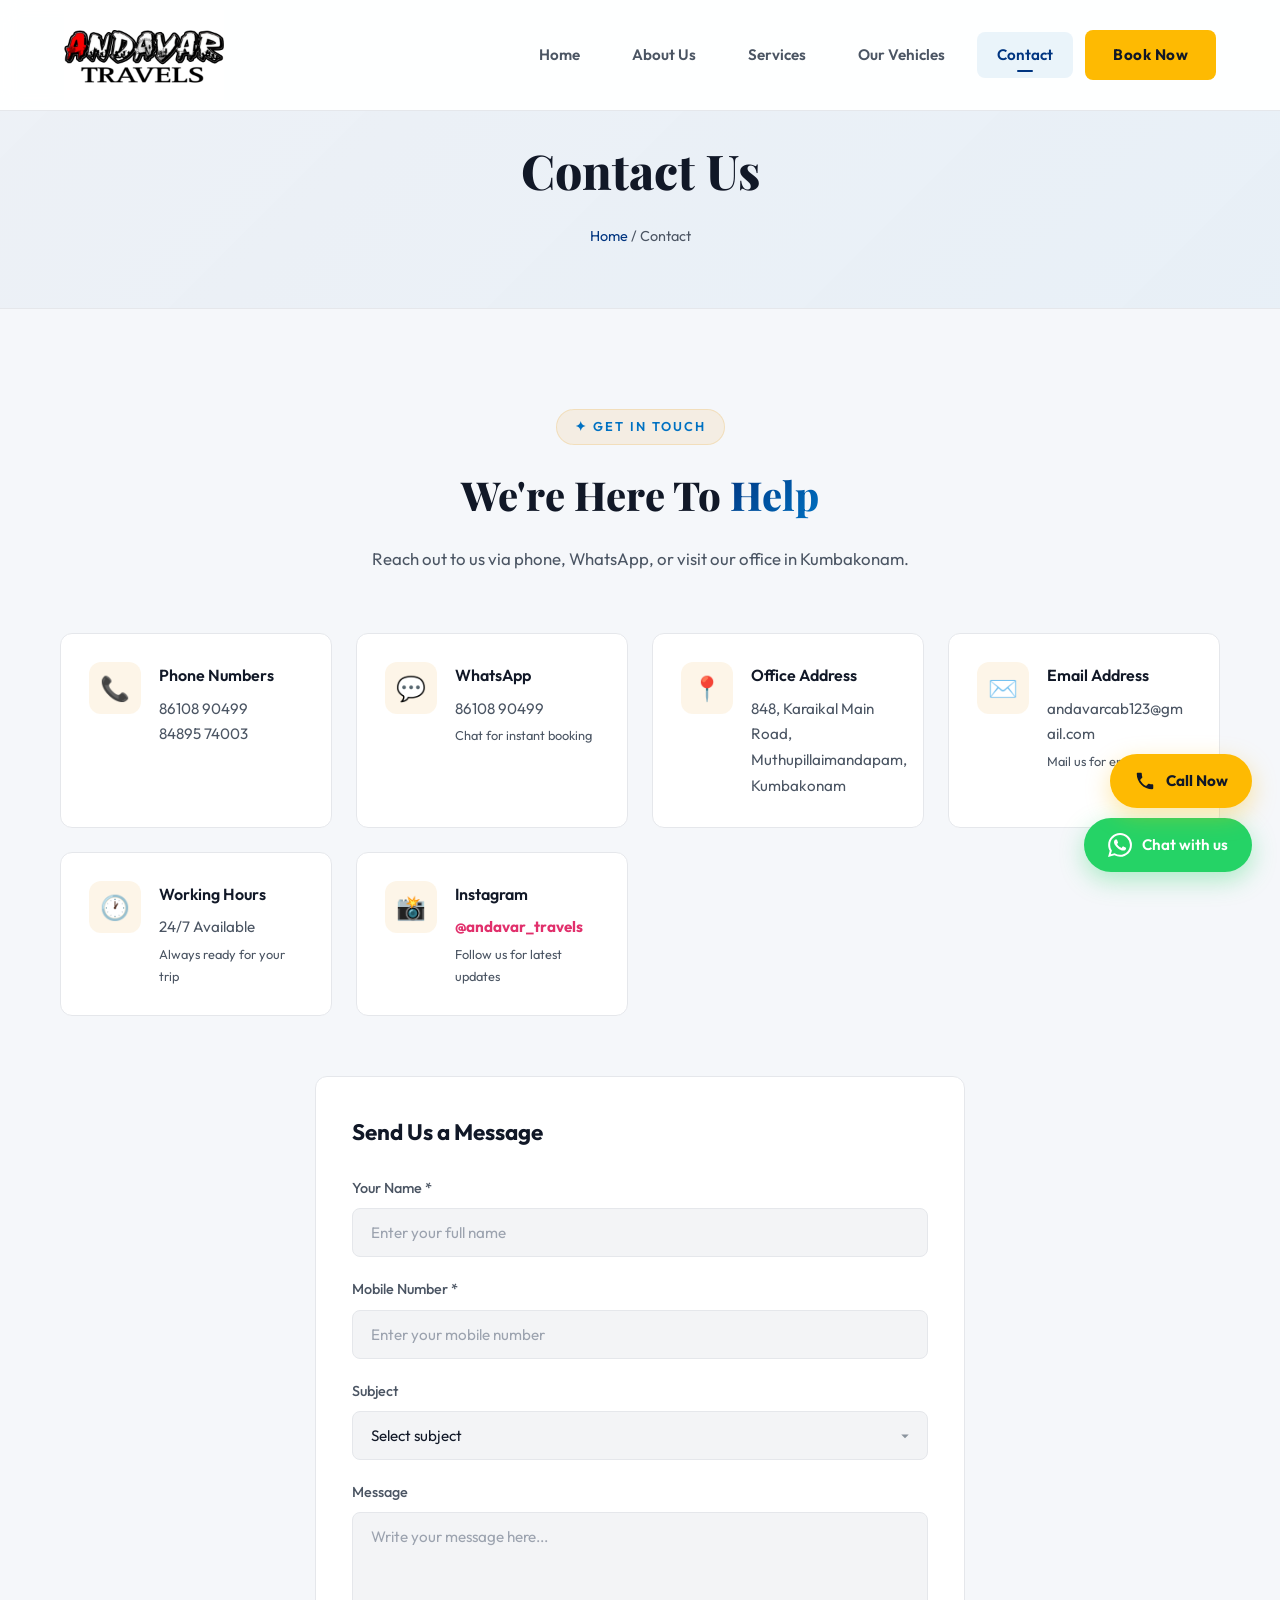
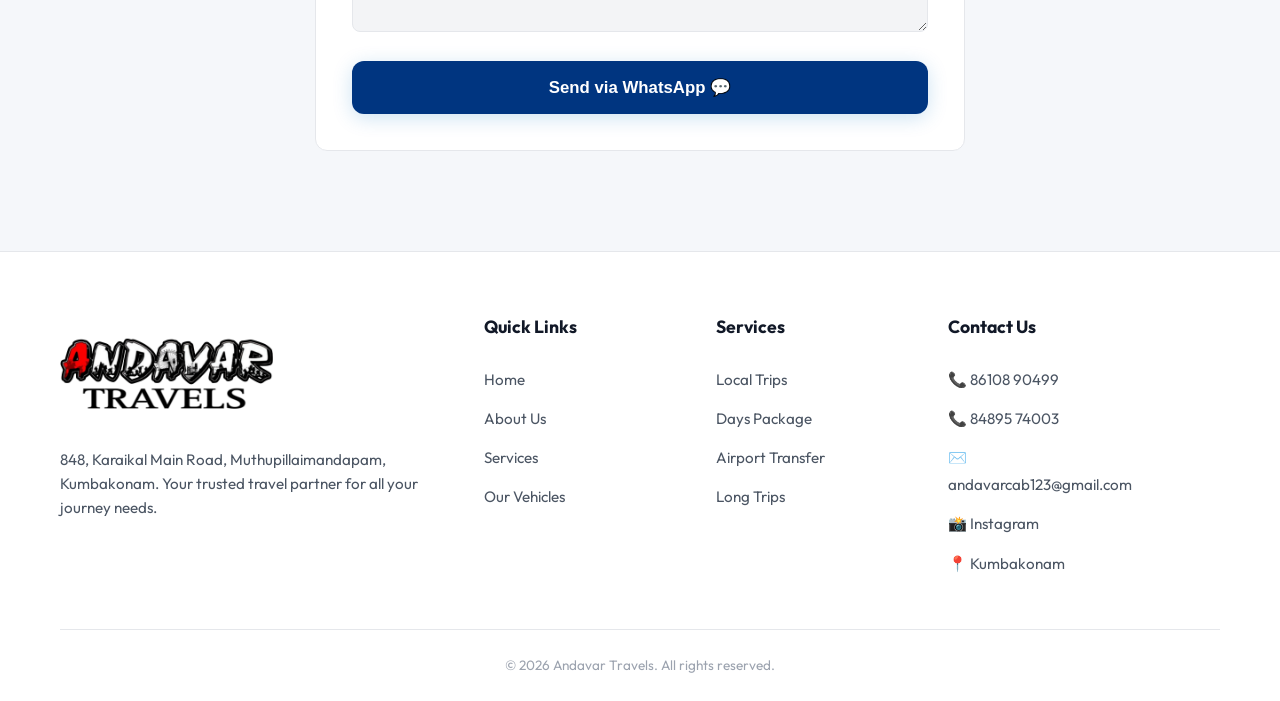
<file: contact.html>
<!DOCTYPE html>
<html lang="en">
<head>
  <meta charset="UTF-8">
  <meta name="viewport" content="width=device-width, initial-scale=1.0">
  <title>Contact Us - Andavar Travels | Kumbakonam</title>
  <meta name="description" content="Contact Andavar Travels for bookings and enquiries. Call 86108 90499 or 84895 74003. Located at Karaikal Main Road, Muthupillaimandapam, Kumbakonam.">
  <link rel="stylesheet" href="styles.css">
</head>
<body>
  <div id="nav-placeholder"></div>

  <div class="page-header">
    <div class="container">
      <h1>Contact <span class="gold">Us</span></h1>
      <p class="breadcrumb"><a href="index.html">Home</a> / Contact</p>
    </div>
  </div>

  <!-- CONTACT INFO -->
  <section class="section">
    <div class="container">
      <div class="section-header animate-on-scroll">
        <div class="section-badge">✦ Get In Touch</div>
        <h2 class="section-title">We're Here To <span class="gold">Help</span></h2>
        <p class="section-desc">Reach out to us via phone, WhatsApp, or visit our office in Kumbakonam.</p>
      </div>
      <div class="services-grid" style="grid-template-columns: repeat(auto-fit, minmax(250px, 1fr)); margin-bottom:60px;">
        <div class="contact-info-card animate-on-scroll">
          <div class="contact-icon">📞</div>
          <div class="contact-detail">
            <h4>Phone Numbers</h4>
            <p><a href="tel:8610890499">86108 90499</a></p>
            <p><a href="tel:8489574003">84895 74003</a></p>
          </div>
        </div>
        <div class="contact-info-card animate-on-scroll">
          <div class="contact-icon">💬</div>
          <div class="contact-detail">
            <h4>WhatsApp</h4>
            <p><a href="https://wa.me/918610890499" target="_blank">86108 90499</a></p>
            <p style="font-size:0.8rem; margin-top:4px;">Chat for instant booking</p>
          </div>
        </div>
        <div class="contact-info-card animate-on-scroll">
          <div class="contact-icon">📍</div>
          <div class="contact-detail">
            <h4>Office Address</h4>
            <p>848, Karaikal Main Road,<br>Muthupillaimandapam,<br>Kumbakonam</p>
          </div>
        </div>
        <div class="contact-info-card animate-on-scroll">
          <div class="contact-icon">✉️</div>
          <div class="contact-detail">
            <h4>Email Address</h4>
            <p><a href="mailto:andavarcab123@gmail.com" style="word-break: break-all;">andavarcab123@gmail.com</a></p>
            <p style="font-size:0.8rem; margin-top:4px;">Mail us for enquiries</p>
          </div>
        </div>
        <div class="contact-info-card animate-on-scroll">
          <div class="contact-icon">🕐</div>
          <div class="contact-detail">
            <h4>Working Hours</h4>
            <p>24/7 Available</p>
            <p style="font-size:0.8rem; margin-top:4px;">Always ready for your trip</p>
          </div>
        </div>
        <div class="contact-info-card animate-on-scroll">
          <div class="contact-icon">📸</div>
          <div class="contact-detail">
            <h4>Instagram</h4>
            <p><a href="https://www.instagram.com/andavar_travels?igsh=MW41ZGgwYzhudjgwcg==" target="_blank" rel="noopener" style="color: #E1306C; font-weight: 700;">@andavar_travels</a></p>
            <p style="font-size:0.8rem; margin-top:4px;">Follow us for latest updates</p>
          </div>
        </div>
      </div>

      <!-- CONTACT FORM (CENTERED) -->
      <div style="max-width: 650px; margin: 0 auto;" class="animate-on-scroll">
        <div class="contact-form">
          <h3 style="font-size:1.4rem; margin-bottom:24px;">Send Us a <span class="gold">Message</span></h3>
          <form id="contactForm">
            <div class="form-group">
              <label for="contact-name">Your Name *</label>
              <input type="text" id="contact-name" class="form-control" placeholder="Enter your full name" required>
            </div>
            <div class="form-group">
              <label for="contact-phone">Mobile Number *</label>
              <input type="tel" id="contact-phone" class="form-control" placeholder="Enter your mobile number" required>
            </div>
            <div class="form-group">
              <label for="contact-subject">Subject</label>
              <select id="contact-subject" class="form-control">
                <option value="">Select subject</option>
                <option>Booking Enquiry</option>
                <option>Price Enquiry</option>
                <option>Group Tour Package</option>
                <option>Corporate Booking</option>
                <option>Feedback</option>
                <option>Other</option>
              </select>
            </div>
            <div class="form-group">
              <label for="contact-message">Message</label>
              <textarea id="contact-message" class="form-control" placeholder="Write your message here..."></textarea>
            </div>
            <button type="submit" class="btn btn-primary" style="width:100%; justify-content:center;">Send via WhatsApp 💬</button>
          </form>
        </div>
      </div>
    </div>
  </section>

  <div id="footer-placeholder"></div>
  <script src="script.js"></script>
  <script>
    document.getElementById('nav-placeholder').innerHTML = renderNavbar('contact');
    document.getElementById('footer-placeholder').innerHTML = renderFooter();

    // Contact form -> WhatsApp
    document.getElementById('contactForm').addEventListener('submit', function(e) {
      e.preventDefault();
      const name = document.getElementById('contact-name').value;
      const phone = document.getElementById('contact-phone').value;
      const subject = document.getElementById('contact-subject').value;
      const message = document.getElementById('contact-message').value;
      
      let text = `📩 *Contact Enquiry - Andavar Travels*\n\n`;
      text += `👤 *Name:* ${name}\n`;
      text += `📞 *Phone:* ${phone}\n`;
      if (subject) text += `📋 *Subject:* ${subject}\n`;
      if (message) text += `💬 *Message:* ${message}\n`;
      
      const whatsappUrl = `https://wa.me/918610890499?text=${encodeURIComponent(text)}`;
      window.open(whatsappUrl, '_blank');
    });
  </script>
</body>
</html>
</file>
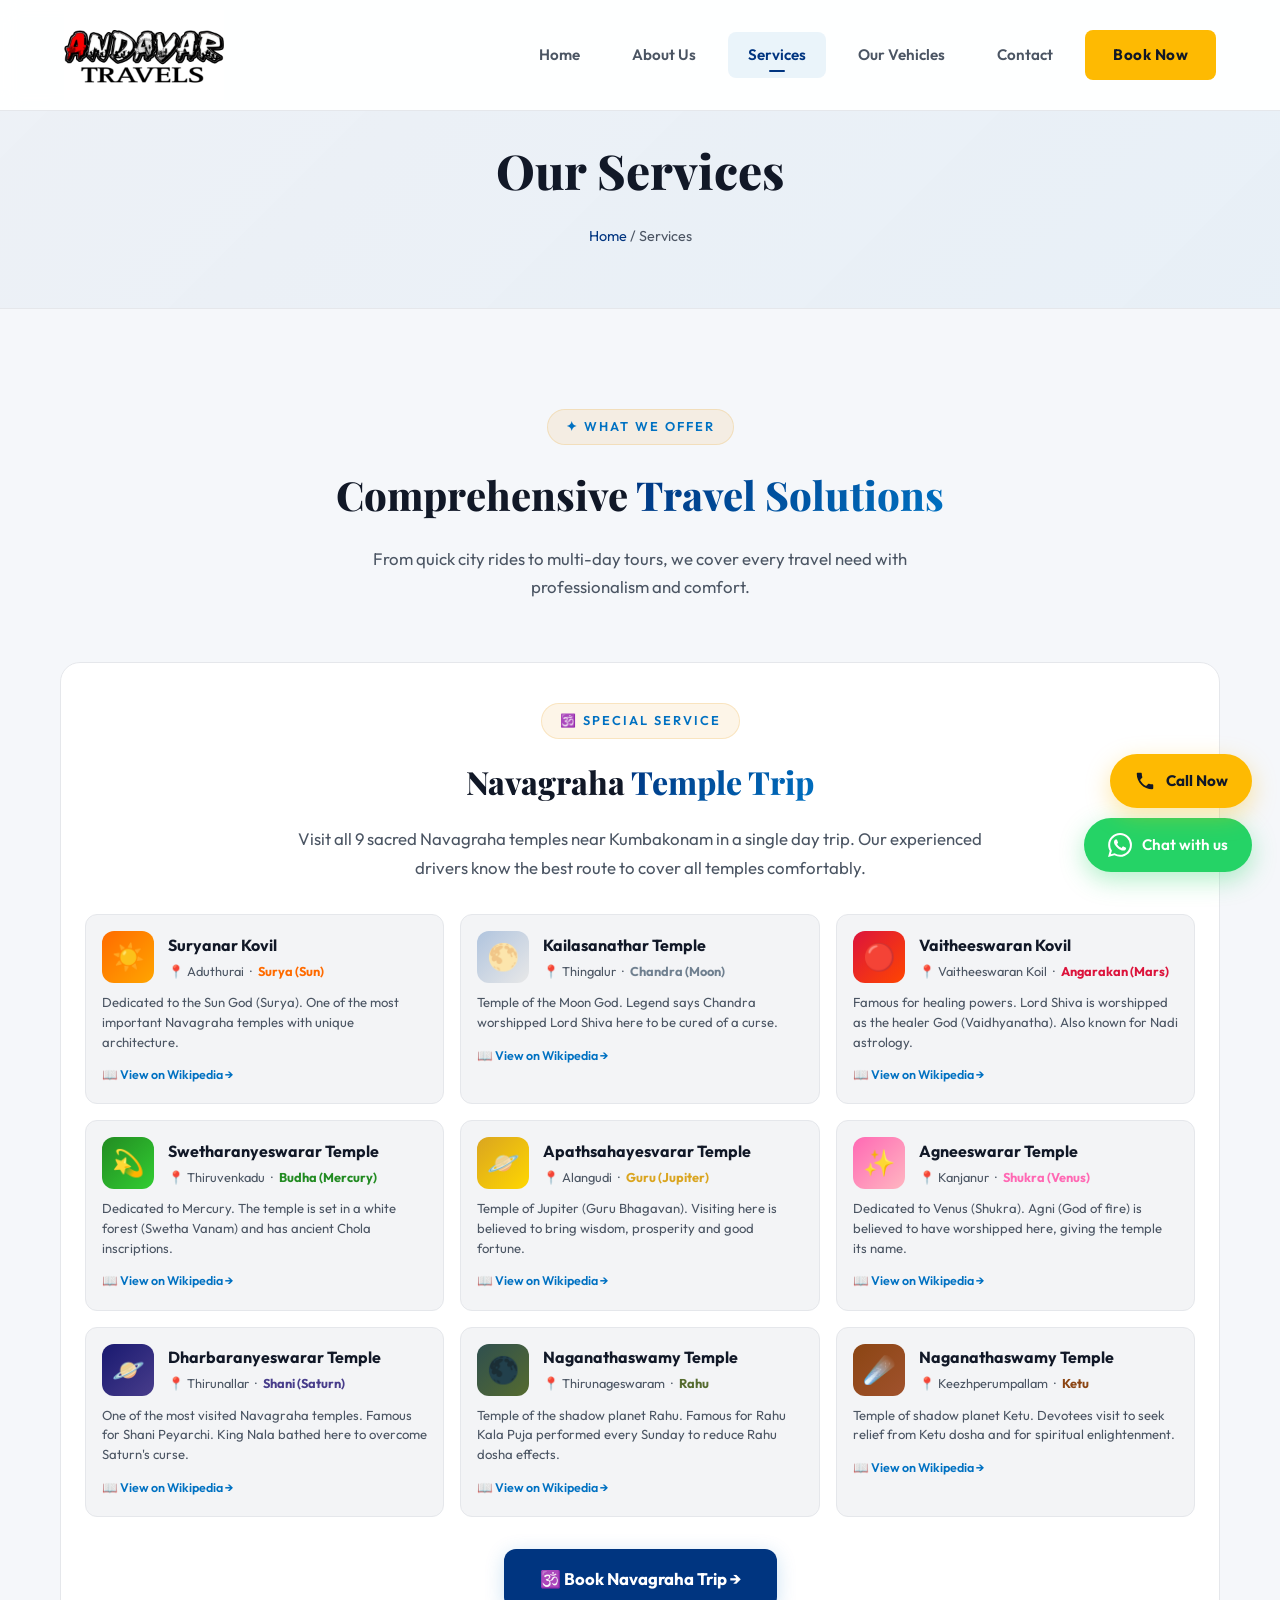
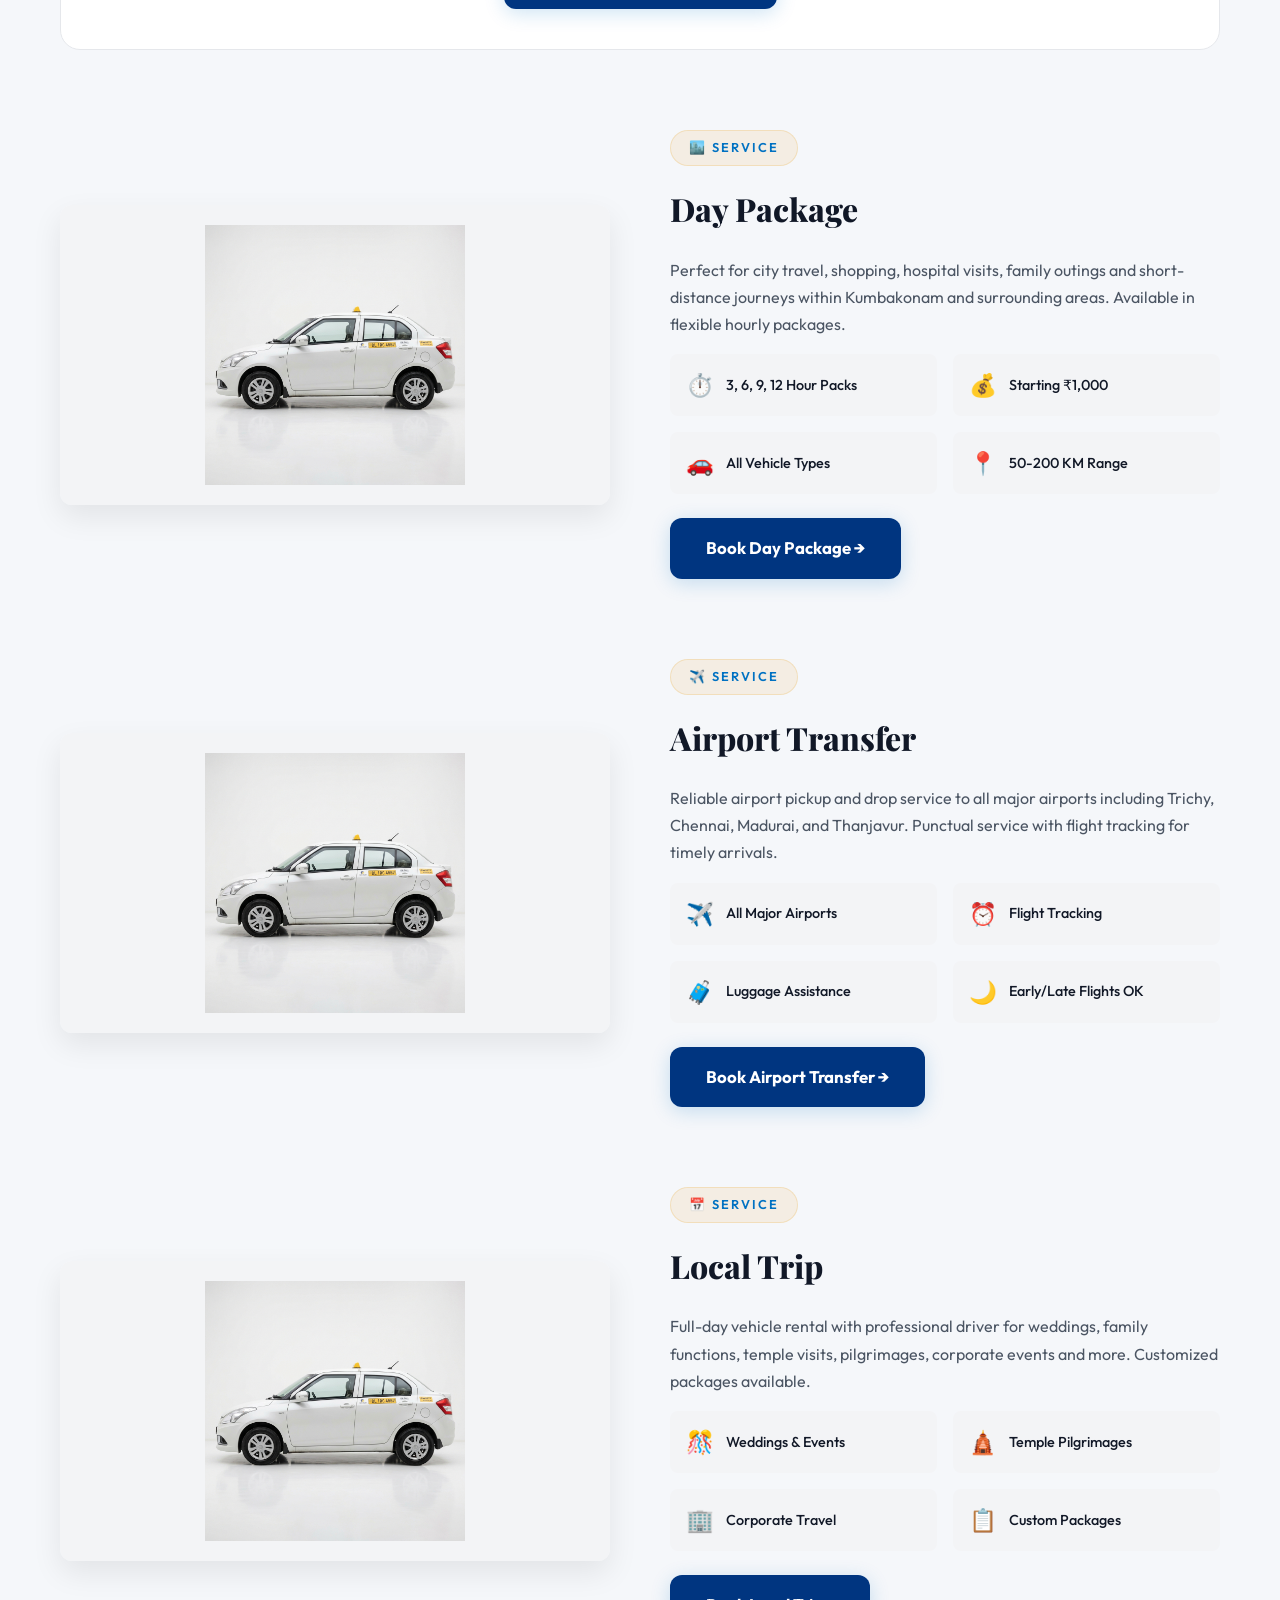
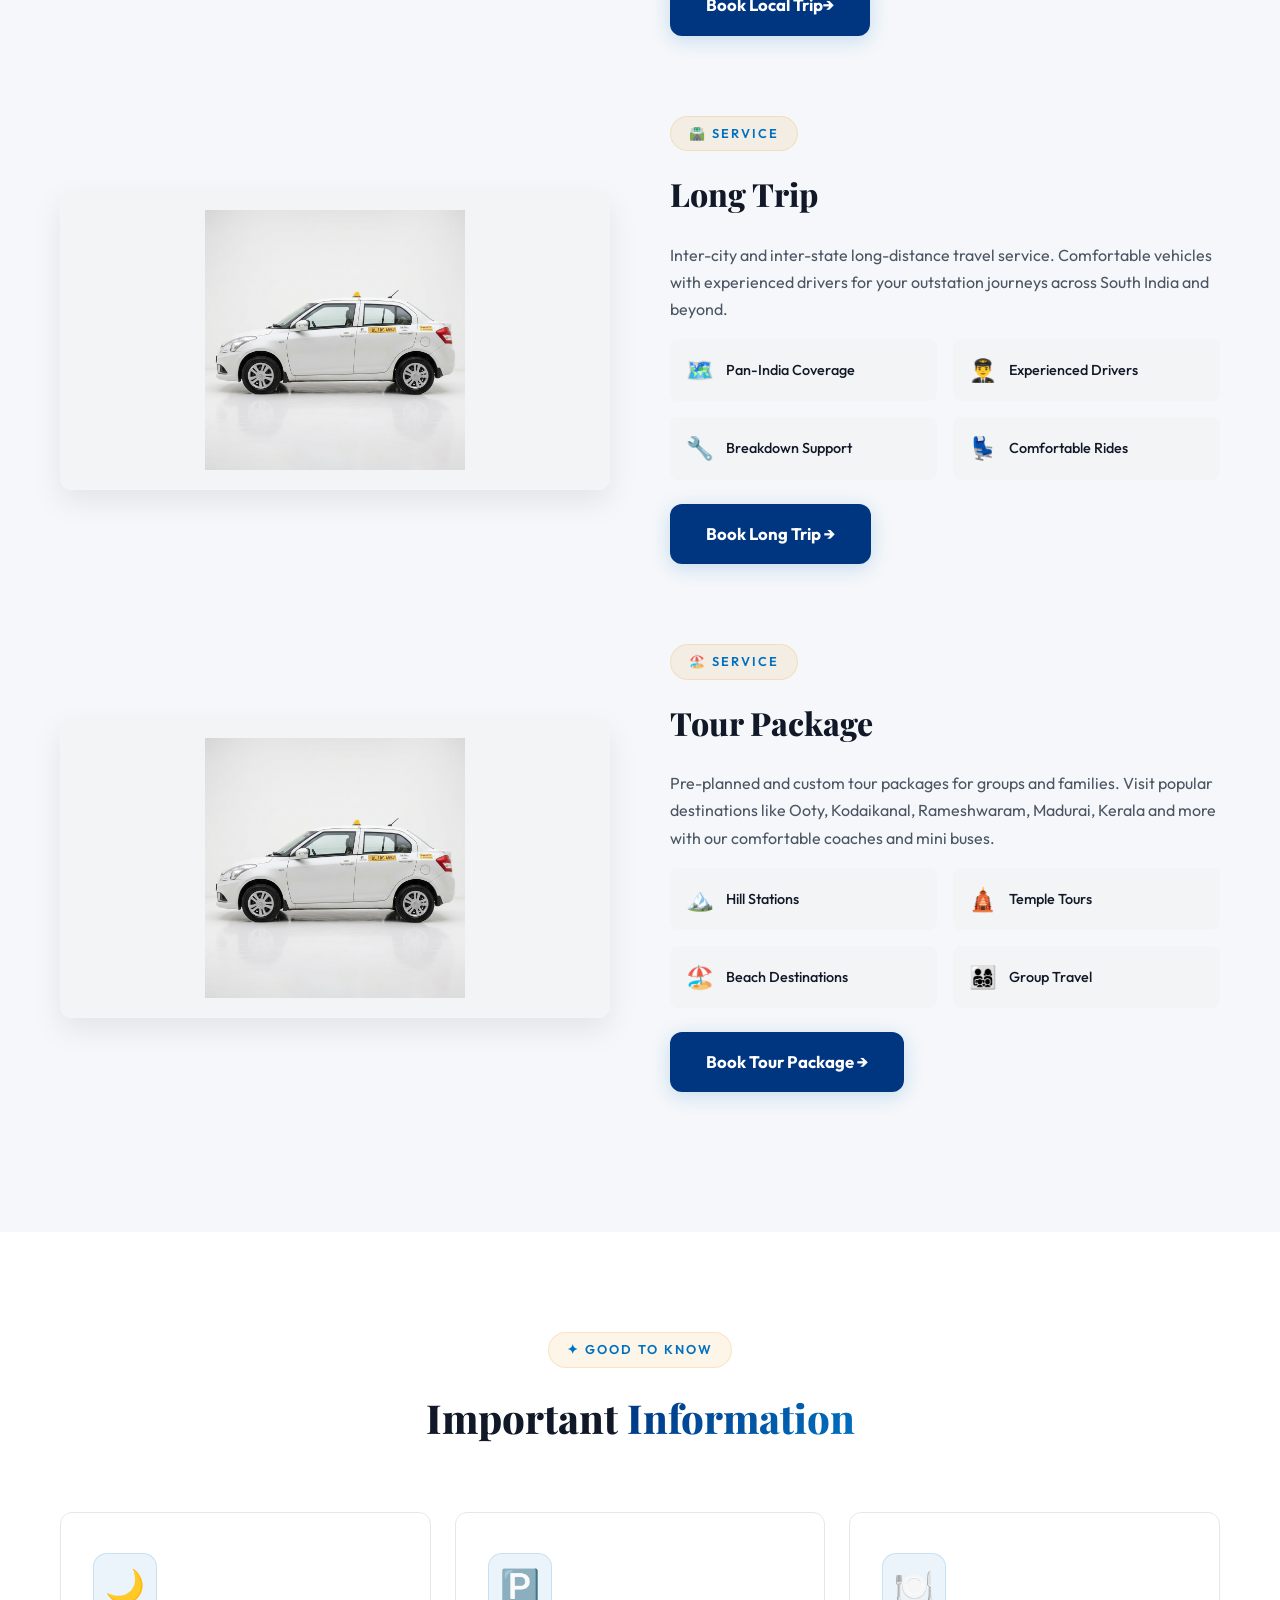
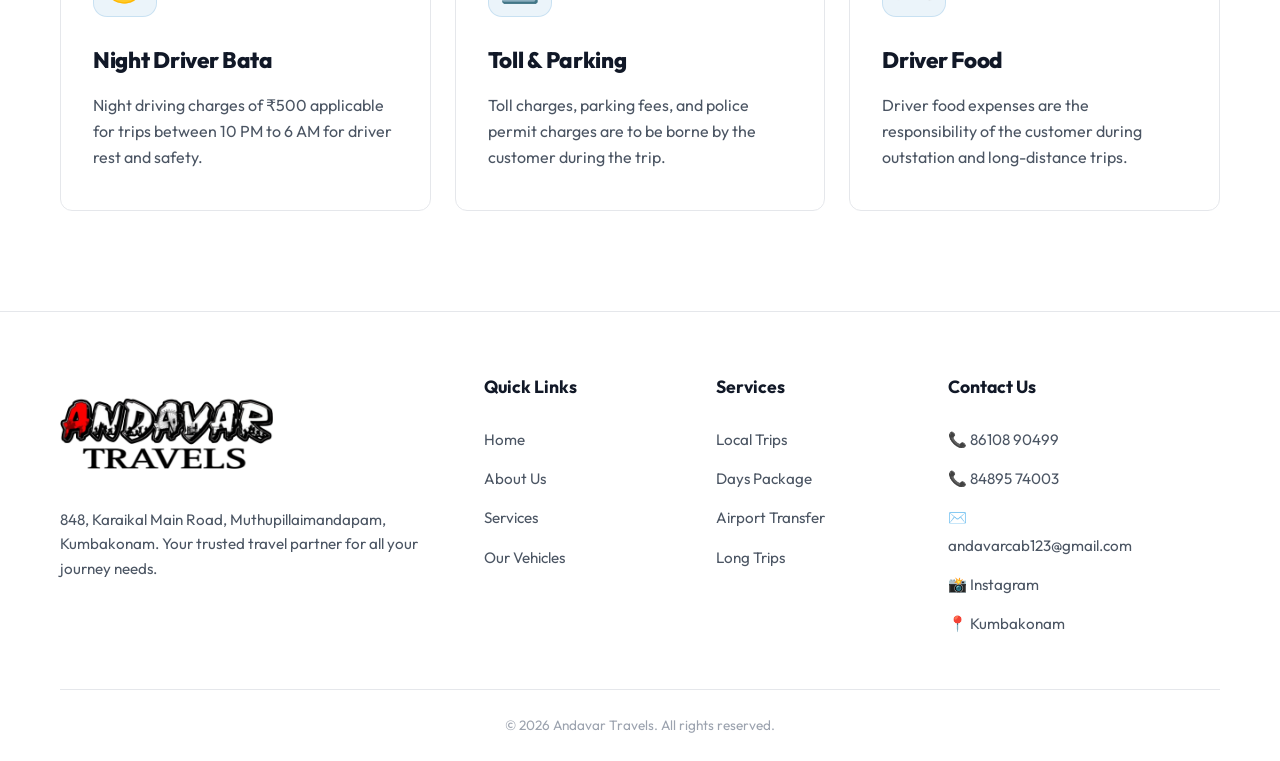
<file: services.html>
<!DOCTYPE html>
<html lang="en">

<head>
  <meta charset="UTF-8">
  <meta name="viewport" content="width=device-width, initial-scale=1.0">
  <title>Services - Andavar Travels | Local, Airport, Tour Packages</title>
  <meta name="description"
    content="Andavar Travels offers local trips, airport transfers, day packages, long distance tours, and group travel services in Kumbakonam with affordable pricing.">
  <link rel="stylesheet" href="styles.css">
</head>

<body>
  <div id="nav-placeholder"></div>

  <div class="page-header">
    <div class="container">
      <h1>Our <span class="gold">Services</span></h1>
      <p class="breadcrumb"><a href="index.html">Home</a> / Services</p>
    </div>
  </div>

  <!-- MAIN SERVICES -->
  <section class="section">
    <div class="container">
      <div class="section-header animate-on-scroll" style="margin-bottom: 60px;">
        <div class="section-badge">✦ What We Offer</div>
        <h2 class="section-title">Comprehensive <span class="gold">Travel Solutions</span></h2>
        <p class="section-desc">From quick city rides to multi-day tours, we cover every travel need with professionalism and comfort.</p>
      </div>

      <!-- NAVAGRAHA TRIP -->
      <div class="animate-on-scroll" style="margin-bottom: 80px; background: var(--dark-card); padding: 40px 24px; border-radius: 20px; border: 1px solid var(--dark-border);">
        <div class="section-header" style="text-align: center; margin-bottom: 32px;">
          <div class="section-badge">🕉️ Special Service</div>
          <h2 class="section-title" style="font-size: 2rem;">Navagraha <span class="gold">Temple Trip</span></h2>
          <p class="section-desc" style="max-width: 700px; margin: 10px auto 0 auto; color: var(--text-muted);">Visit all 9 sacred Navagraha temples near Kumbakonam in a single day trip. Our experienced drivers know the best route to cover all temples comfortably.</p>
        </div>

        <div style="display: grid; grid-template-columns: repeat(auto-fill, minmax(280px, 1fr)); gap: 16px; margin-top: 32px;">

          <!-- 1. Surya (Sun) -->
          <div class="navagraha-card" style="background: var(--dark-surface); padding: 16px; border-radius: 12px; border: 1px solid var(--dark-border); transition: all 0.3s ease;">
            <div style="display: flex; align-items: center; gap: 14px; margin-bottom: 10px;">
              <div style="width: 52px; height: 52px; background: linear-gradient(135deg, #FF6B00, #FFA500); border-radius: 12px; display: flex; align-items: center; justify-content: center; font-size: 26px; flex-shrink: 0; color: #fff;">☀️</div>
              <div>
                <h4 style="font-size: 1rem; font-weight: 700; margin-bottom: 2px; color: var(--text);">Suryanar Kovil</h4>
                <p style="font-size: 0.8rem; color: var(--text-muted); margin: 0;">📍 Aduthurai &nbsp;·&nbsp; <strong style="color: #FF6B00;">Surya (Sun)</strong></p>
              </div>
            </div>
            <p style="font-size: 0.82rem; color: var(--text-muted); line-height: 1.5; margin-bottom: 8px;">Dedicated to the Sun God (Surya). One of the most important Navagraha temples with unique architecture.</p>
            <a href="https://en.wikipedia.org/wiki/Suryanar_Kovil" target="_blank" rel="noopener" style="font-size: 0.78rem; color: var(--primary-light); font-weight: 600; text-decoration: none; display: inline-flex; align-items: center; gap: 4px;">📖 View on Wikipedia →</a>
          </div>

          <!-- 2. Chandra (Moon) -->
          <div class="navagraha-card" style="background: var(--dark-surface); padding: 16px; border-radius: 12px; border: 1px solid var(--dark-border); transition: all 0.3s ease;">
            <div style="display: flex; align-items: center; gap: 14px; margin-bottom: 10px;">
              <div style="width: 52px; height: 52px; background: linear-gradient(135deg, #B0C4DE, #E8E8E8); border-radius: 12px; display: flex; align-items: center; justify-content: center; font-size: 26px; flex-shrink: 0; color: #fff;">🌕</div>
              <div>
                <h4 style="font-size: 1rem; font-weight: 700; margin-bottom: 2px; color: var(--text);">Kailasanathar Temple</h4>
                <p style="font-size: 0.8rem; color: var(--text-muted); margin: 0;">📍 Thingalur &nbsp;·&nbsp; <strong style="color: #708090;">Chandra (Moon)</strong></p>
              </div>
            </div>
            <p style="font-size: 0.82rem; color: var(--text-muted); line-height: 1.5; margin-bottom: 8px;">Temple of the Moon God. Legend says Chandra worshipped Lord Shiva here to be cured of a curse.</p>
            <a href="https://en.wikipedia.org/wiki/Thingalur" target="_blank" rel="noopener" style="font-size: 0.78rem; color: var(--primary-light); font-weight: 600; text-decoration: none; display: inline-flex; align-items: center; gap: 4px;">📖 View on Wikipedia →</a>
          </div>

          <!-- 3. Angarakan (Mars) -->
          <div class="navagraha-card" style="background: var(--dark-surface); padding: 16px; border-radius: 12px; border: 1px solid var(--dark-border); transition: all 0.3s ease;">
            <div style="display: flex; align-items: center; gap: 14px; margin-bottom: 10px;">
              <div style="width: 52px; height: 52px; background: linear-gradient(135deg, #DC143C, #FF4500); border-radius: 12px; display: flex; align-items: center; justify-content: center; font-size: 26px; flex-shrink: 0; color: #fff;">🔴</div>
              <div>
                <h4 style="font-size: 1rem; font-weight: 700; margin-bottom: 2px; color: var(--text);">Vaitheeswaran Kovil</h4>
                <p style="font-size: 0.8rem; color: var(--text-muted); margin: 0;">📍 Vaitheeswaran Koil &nbsp;·&nbsp; <strong style="color: #DC143C;">Angarakan (Mars)</strong></p>
              </div>
            </div>
            <p style="font-size: 0.82rem; color: var(--text-muted); line-height: 1.5; margin-bottom: 8px;">Famous for healing powers. Lord Shiva is worshipped as the healer God (Vaidhyanatha). Also known for Nadi astrology.</p>
            <a href="https://en.wikipedia.org/wiki/Vaitheeswaran_Kovil" target="_blank" rel="noopener" style="font-size: 0.78rem; color: var(--primary-light); font-weight: 600; text-decoration: none; display: inline-flex; align-items: center; gap: 4px;">📖 View on Wikipedia →</a>
          </div>

          <!-- 4. Budha (Mercury) -->
          <div class="navagraha-card" style="background: var(--dark-surface); padding: 16px; border-radius: 12px; border: 1px solid var(--dark-border); transition: all 0.3s ease;">
            <div style="display: flex; align-items: center; gap: 14px; margin-bottom: 10px;">
              <div style="width: 52px; height: 52px; background: linear-gradient(135deg, #228B22, #32CD32); border-radius: 12px; display: flex; align-items: center; justify-content: center; font-size: 26px; flex-shrink: 0; color: #fff;">💫</div>
              <div>
                <h4 style="font-size: 1rem; font-weight: 700; margin-bottom: 2px; color: var(--text);">Swetharanyeswarar Temple</h4>
                <p style="font-size: 0.8rem; color: var(--text-muted); margin: 0;">📍 Thiruvenkadu &nbsp;·&nbsp; <strong style="color: #228B22;">Budha (Mercury)</strong></p>
              </div>
            </div>
            <p style="font-size: 0.82rem; color: var(--text-muted); line-height: 1.5; margin-bottom: 8px;">Dedicated to Mercury. The temple is set in a white forest (Swetha Vanam) and has ancient Chola inscriptions.</p>
            <a href="https://en.wikipedia.org/wiki/Thiruvenkadu" target="_blank" rel="noopener" style="font-size: 0.78rem; color: var(--primary-light); font-weight: 600; text-decoration: none; display: inline-flex; align-items: center; gap: 4px;">📖 View on Wikipedia →</a>
          </div>

          <!-- 5. Guru (Jupiter) -->
          <div class="navagraha-card" style="background: var(--dark-surface); padding: 16px; border-radius: 12px; border: 1px solid var(--dark-border); transition: all 0.3s ease;">
            <div style="display: flex; align-items: center; gap: 14px; margin-bottom: 10px;">
              <div style="width: 52px; height: 52px; background: linear-gradient(135deg, #DAA520, #FFD700); border-radius: 12px; display: flex; align-items: center; justify-content: center; font-size: 26px; flex-shrink: 0; color: #fff;">🪐</div>
              <div>
                <h4 style="font-size: 1rem; font-weight: 700; margin-bottom: 2px; color: var(--text);">Apathsahayesvarar Temple</h4>
                <p style="font-size: 0.8rem; color: var(--text-muted); margin: 0;">📍 Alangudi &nbsp;·&nbsp; <strong style="color: #DAA520;">Guru (Jupiter)</strong></p>
              </div>
            </div>
            <p style="font-size: 0.82rem; color: var(--text-muted); line-height: 1.5; margin-bottom: 8px;">Temple of Jupiter (Guru Bhagavan). Visiting here is believed to bring wisdom, prosperity and good fortune.</p>
            <a href="https://en.wikipedia.org/wiki/Alangudi,_Tiruvarur" target="_blank" rel="noopener" style="font-size: 0.78rem; color: var(--primary-light); font-weight: 600; text-decoration: none; display: inline-flex; align-items: center; gap: 4px;">📖 View on Wikipedia →</a>
          </div>

          <!-- 6. Shukra (Venus) -->
          <div class="navagraha-card" style="background: var(--dark-surface); padding: 16px; border-radius: 12px; border: 1px solid var(--dark-border); transition: all 0.3s ease;">
            <div style="display: flex; align-items: center; gap: 14px; margin-bottom: 10px;">
              <div style="width: 52px; height: 52px; background: linear-gradient(135deg, #FF69B4, #FFB6C1); border-radius: 12px; display: flex; align-items: center; justify-content: center; font-size: 26px; flex-shrink: 0; color: #fff;">✨</div>
              <div>
                <h4 style="font-size: 1rem; font-weight: 700; margin-bottom: 2px; color: var(--text);">Agneeswarar Temple</h4>
                <p style="font-size: 0.8rem; color: var(--text-muted); margin: 0;">📍 Kanjanur &nbsp;·&nbsp; <strong style="color: #FF69B4;">Shukra (Venus)</strong></p>
              </div>
            </div>
            <p style="font-size: 0.82rem; color: var(--text-muted); line-height: 1.5; margin-bottom: 8px;">Dedicated to Venus (Shukra). Agni (God of fire) is believed to have worshipped here, giving the temple its name.</p>
            <a href="https://en.wikipedia.org/wiki/Kanjanur" target="_blank" rel="noopener" style="font-size: 0.78rem; color: var(--primary-light); font-weight: 600; text-decoration: none; display: inline-flex; align-items: center; gap: 4px;">📖 View on Wikipedia →</a>
          </div>

          <!-- 7. Shani (Saturn) -->
          <div class="navagraha-card" style="background: var(--dark-surface); padding: 16px; border-radius: 12px; border: 1px solid var(--dark-border); transition: all 0.3s ease;">
            <div style="display: flex; align-items: center; gap: 14px; margin-bottom: 10px;">
              <div style="width: 52px; height: 52px; background: linear-gradient(135deg, #191970, #483D8B); border-radius: 12px; display: flex; align-items: center; justify-content: center; font-size: 26px; flex-shrink: 0; color: #fff;">🪐</div>
              <div>
                <h4 style="font-size: 1rem; font-weight: 700; margin-bottom: 2px; color: var(--text);">Dharbaranyeswarar Temple</h4>
                <p style="font-size: 0.8rem; color: var(--text-muted); margin: 0;">📍 Thirunallar &nbsp;·&nbsp; <strong style="color: #483D8B;">Shani (Saturn)</strong></p>
              </div>
            </div>
            <p style="font-size: 0.82rem; color: var(--text-muted); line-height: 1.5; margin-bottom: 8px;">One of the most visited Navagraha temples. Famous for Shani Peyarchi. King Nala bathed here to overcome Saturn's curse.</p>
            <a href="https://en.wikipedia.org/wiki/Thirunallar" target="_blank" rel="noopener" style="font-size: 0.78rem; color: var(--primary-light); font-weight: 600; text-decoration: none; display: inline-flex; align-items: center; gap: 4px;">📖 View on Wikipedia →</a>
          </div>

          <!-- 8. Rahu -->
          <div class="navagraha-card" style="background: var(--dark-surface); padding: 16px; border-radius: 12px; border: 1px solid var(--dark-border); transition: all 0.3s ease;">
            <div style="display: flex; align-items: center; gap: 14px; margin-bottom: 10px;">
              <div style="width: 52px; height: 52px; background: linear-gradient(135deg, #2F4F4F, #556B2F); border-radius: 12px; display: flex; align-items: center; justify-content: center; font-size: 26px; flex-shrink: 0; color: #fff;">🌑</div>
              <div>
                <h4 style="font-size: 1rem; font-weight: 700; margin-bottom: 2px; color: var(--text);">Naganathaswamy Temple</h4>
                <p style="font-size: 0.8rem; color: var(--text-muted); margin: 0;">📍 Thirunageswaram &nbsp;·&nbsp; <strong style="color: #556B2F;">Rahu</strong></p>
              </div>
            </div>
            <p style="font-size: 0.82rem; color: var(--text-muted); line-height: 1.5; margin-bottom: 8px;">Temple of the shadow planet Rahu. Famous for Rahu Kala Puja performed every Sunday to reduce Rahu dosha effects.</p>
            <a href="https://en.wikipedia.org/wiki/Thirunageswaram" target="_blank" rel="noopener" style="font-size: 0.78rem; color: var(--primary-light); font-weight: 600; text-decoration: none; display: inline-flex; align-items: center; gap: 4px;">📖 View on Wikipedia →</a>
          </div>

          <!-- 9. Ketu -->
          <div class="navagraha-card" style="background: var(--dark-surface); padding: 16px; border-radius: 12px; border: 1px solid var(--dark-border); transition: all 0.3s ease;">
            <div style="display: flex; align-items: center; gap: 14px; margin-bottom: 10px;">
              <div style="width: 52px; height: 52px; background: linear-gradient(135deg, #8B4513, #A0522D); border-radius: 12px; display: flex; align-items: center; justify-content: center; font-size: 26px; flex-shrink: 0; color: #fff;">☄️</div>
              <div>
                <h4 style="font-size: 1rem; font-weight: 700; margin-bottom: 2px; color: var(--text);">Naganathaswamy Temple</h4>
                <p style="font-size: 0.8rem; color: var(--text-muted); margin: 0;">📍 Keezhperumpallam &nbsp;·&nbsp; <strong style="color: #8B4513;">Ketu</strong></p>
              </div>
            </div>
            <p style="font-size: 0.82rem; color: var(--text-muted); line-height: 1.5; margin-bottom: 8px;">Temple of shadow planet Ketu. Devotees visit to seek relief from Ketu dosha and for spiritual enlightenment.</p>
            <a href="https://en.wikipedia.org/wiki/Keezhperumpallam" target="_blank" rel="noopener" style="font-size: 0.78rem; color: var(--primary-light); font-weight: 600; text-decoration: none; display: inline-flex; align-items: center; gap: 4px;">📖 View on Wikipedia →</a>
          </div>

        </div>

        <div style="text-align: center; margin-top: 32px;">
          <a href="booking.html?type=navagraha" class="btn btn-primary">🕉️ Book Navagraha Trip →</a>
        </div>
      </div>

      <!-- DAY PACKAGE -->
      <div class="about-grid animate-on-scroll" style="margin-bottom:80px;">
        <div class="about-img"><img src="swift-etios.png" alt="Local Trip Service"
            style="height:300px; object-fit:contain; background:var(--dark-surface); padding:20px;"></div>
        <div class="about-text">
          <div class="section-badge">🏙️ Service</div>
          <h2>Day <span class="gold">Package</span></h2>
          <p>Perfect for city travel, shopping, hospital visits, family outings and short-distance journeys within
            Kumbakonam and surrounding areas. Available in flexible hourly packages.</p>
          <div class="about-features" style="margin-top:16px;">
            <div class="about-feature"><span class="icon">⏱️</span><span>3, 6, 9, 12 Hour Packs</span></div>
            <div class="about-feature"><span class="icon">💰</span><span>Starting ₹1,000</span></div>
            <div class="about-feature"><span class="icon">🚗</span><span>All Vehicle Types</span></div>
            <div class="about-feature"><span class="icon">📍</span><span>50-200 KM Range</span></div>
          </div>
          <a href="booking.html?type=days" class="btn btn-primary" style="margin-top:24px;">Book Day Package →</a>
        </div>
      </div>

      <!-- AIRPORT -->
      <div class="about-grid animate-on-scroll" style="margin-bottom:80px; direction:rtl;">
        <div class="about-text" style="direction:ltr;">
          <div class="section-badge">✈️ Service</div>
          <h2>Airport <span class="gold">Transfer</span></h2>
          <p>Reliable airport pickup and drop service to all major airports including Trichy, Chennai, Madurai, and
            Thanjavur. Punctual service with flight tracking for timely arrivals.</p>
          <div class="about-features" style="margin-top:16px;">
            <div class="about-feature"><span class="icon">✈️</span><span>All Major Airports</span></div>
            <div class="about-feature"><span class="icon">⏰</span><span>Flight Tracking</span></div>
            <div class="about-feature"><span class="icon">🧳</span><span>Luggage Assistance</span></div>
            <div class="about-feature"><span class="icon">🌙</span><span>Early/Late Flights OK</span></div>
          </div>
          <a href="booking.html?type=airport" class="btn btn-primary" style="margin-top:24px;">Book Airport Transfer
            →</a>
        </div>
        <div class="about-img" style="direction:ltr;"><img src="swift-etios.png" alt="Airport Transfer - Etios AC"
            style="height:300px; object-fit:contain; background:var(--dark-surface); padding:20px;"></div>
      </div>

      <!-- LOCAL TRIP -->
      <div class="about-grid animate-on-scroll" style="margin-bottom:80px;">
        <div class="about-img"><img src="swift-etios.png" alt="Local Trip - Etios AC"
            style="height:300px; object-fit:contain; background:var(--dark-surface); padding:20px;"></div>
        <div class="about-text">
          <div class="section-badge">📅 Service</div>
          <h2>Local <span class="gold">Trip</span></h2>
          <p>Full-day vehicle rental with professional driver for weddings, family functions, temple visits,
            pilgrimages, corporate events and more. Customized packages available.</p>
          <div class="about-features" style="margin-top:16px;">
            <div class="about-feature"><span class="icon">🎊</span><span>Weddings & Events</span></div>
            <div class="about-feature"><span class="icon">🛕</span><span>Temple Pilgrimages</span></div>
            <div class="about-feature"><span class="icon">🏢</span><span>Corporate Travel</span></div>
            <div class="about-feature"><span class="icon">📋</span><span>Custom Packages</span></div>
          </div>
          <a href="booking.html?type=local" class="btn btn-primary" style="margin-top:24px;">Book Local Trip→</a>
        </div>
      </div>

      <!-- LONG TRIP -->
      <div class="about-grid animate-on-scroll" style="margin-bottom:80px; direction:rtl;">
        <div class="about-text" style="direction:ltr;">
          <div class="section-badge">🛣️ Service</div>
          <h2>Long <span class="gold">Trip</span></h2>
          <p>Inter-city and inter-state long-distance travel service. Comfortable vehicles with experienced drivers for
            your outstation journeys across South India and beyond.</p>
          <div class="about-features" style="margin-top:16px;">
            <div class="about-feature"><span class="icon">🗺️</span><span>Pan-India Coverage</span></div>
            <div class="about-feature"><span class="icon">👨‍✈️</span><span>Experienced Drivers</span></div>
            <div class="about-feature"><span class="icon">🔧</span><span>Breakdown Support</span></div>
            <div class="about-feature"><span class="icon">💺</span><span>Comfortable Rides</span></div>
          </div>
          <a href="booking.html?type=long" class="btn btn-primary" style="margin-top:24px;">Book Long Trip →</a>
        </div>
        <div class="about-img" style="direction:ltr;"><img src="swift-etios.png" alt="Long Trip - Etios AC"
            style="height:300px; object-fit:contain; background:var(--dark-surface); padding:20px;"></div>
      </div>

      <!-- TOUR PACKAGE -->
      <div class="about-grid animate-on-scroll" style="margin-bottom:40px;">
        <div class="about-img"><img src="swift-etios.png" alt="Tour Package - Etios AC"
            style="height:300px; object-fit:contain; background:var(--dark-surface); padding:20px;"></div>
        <div class="about-text">
          <div class="section-badge">🏖️ Service</div>
          <h2>Tour <span class="gold">Package</span></h2>
          <p>Pre-planned and custom tour packages for groups and families. Visit popular destinations like Ooty,
            Kodaikanal, Rameshwaram, Madurai, Kerala and more with our comfortable coaches and mini buses.</p>
          <div class="about-features" style="margin-top:16px;">
            <div class="about-feature"><span class="icon">🏔️</span><span>Hill Stations</span></div>
            <div class="about-feature"><span class="icon">🛕</span><span>Temple Tours</span></div>
            <div class="about-feature"><span class="icon">🏖️</span><span>Beach Destinations</span></div>
            <div class="about-feature"><span class="icon">👨‍👩‍👧‍👦</span><span>Group Travel</span></div>
          </div>
          <a href="booking.html?type=tour" class="btn btn-primary" style="margin-top:24px;">Book Tour Package →</a>
        </div>
      </div>

    </div>
  </section>

  <!-- ADDITIONAL NOTES -->
  <section class="section" style="background: var(--dark-card);">
    <div class="container">
      <div class="section-header animate-on-scroll">
        <div class="section-badge">✦ Good To Know</div>
        <h2 class="section-title">Important <span class="gold">Information</span></h2>
      </div>
      <div class="services-grid animate-on-scroll">
        <div class="card">
          <div class="card-icon">🌙</div>
          <h3>Night Driver Bata</h3>
          <p>Night driving charges of ₹500 applicable for trips between 10 PM to 6 AM for driver rest and safety.</p>
        </div>
        <div class="card">
          <div class="card-icon">🅿️</div>
          <h3>Toll & Parking</h3>
          <p>Toll charges, parking fees, and police permit charges are to be borne by the customer during the trip.
          </p>
        </div>
        <div class="card">
          <div class="card-icon">🍽️</div>
          <h3>Driver Food</h3>
          <p>Driver food expenses are the responsibility of the customer during outstation and long-distance trips.
          </p>
        </div>
      </div>
    </div>
  </section>
  <div id="footer-placeholder"></div>
  <script src="script.js"></script>
  <script>
    document.getElementById('nav-placeholder').innerHTML = renderNavbar('services');
    document.getElementById('footer-placeholder').innerHTML = renderFooter();
  </script>
</body>
</html>
</file>
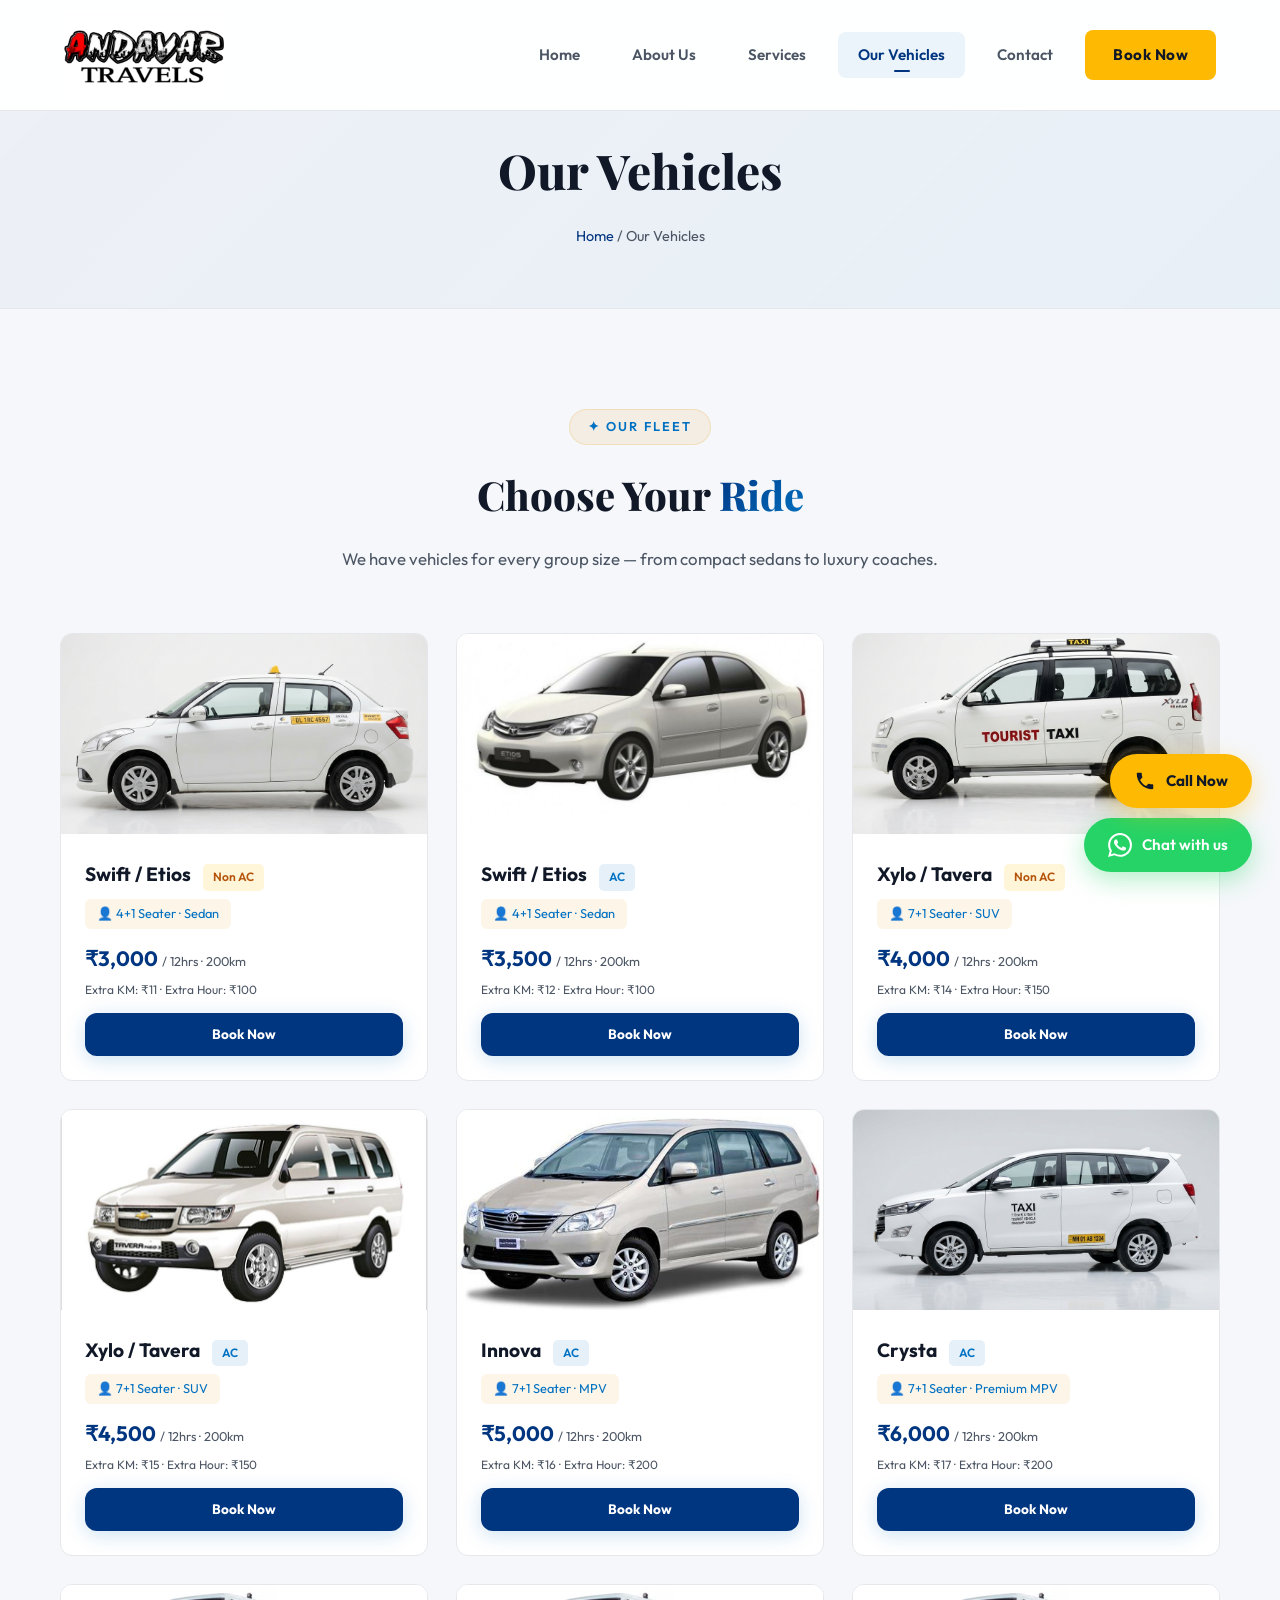
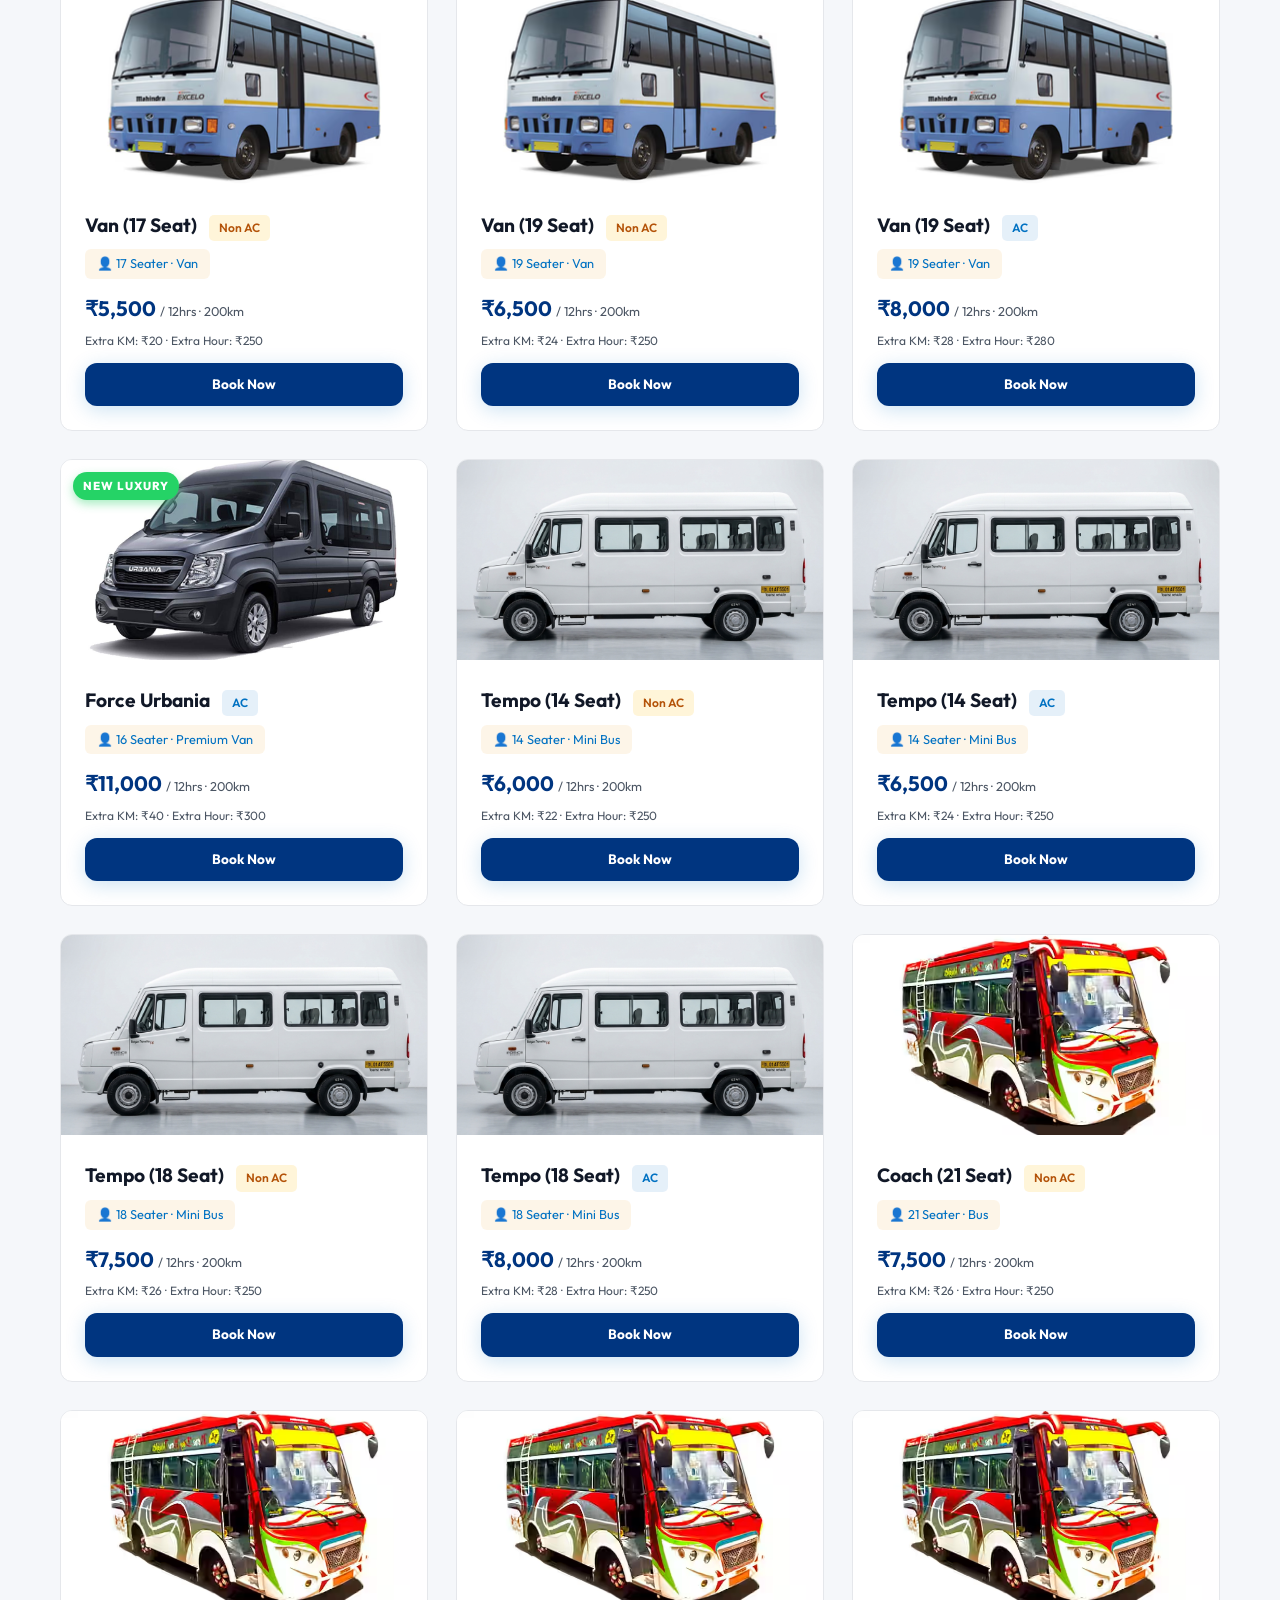
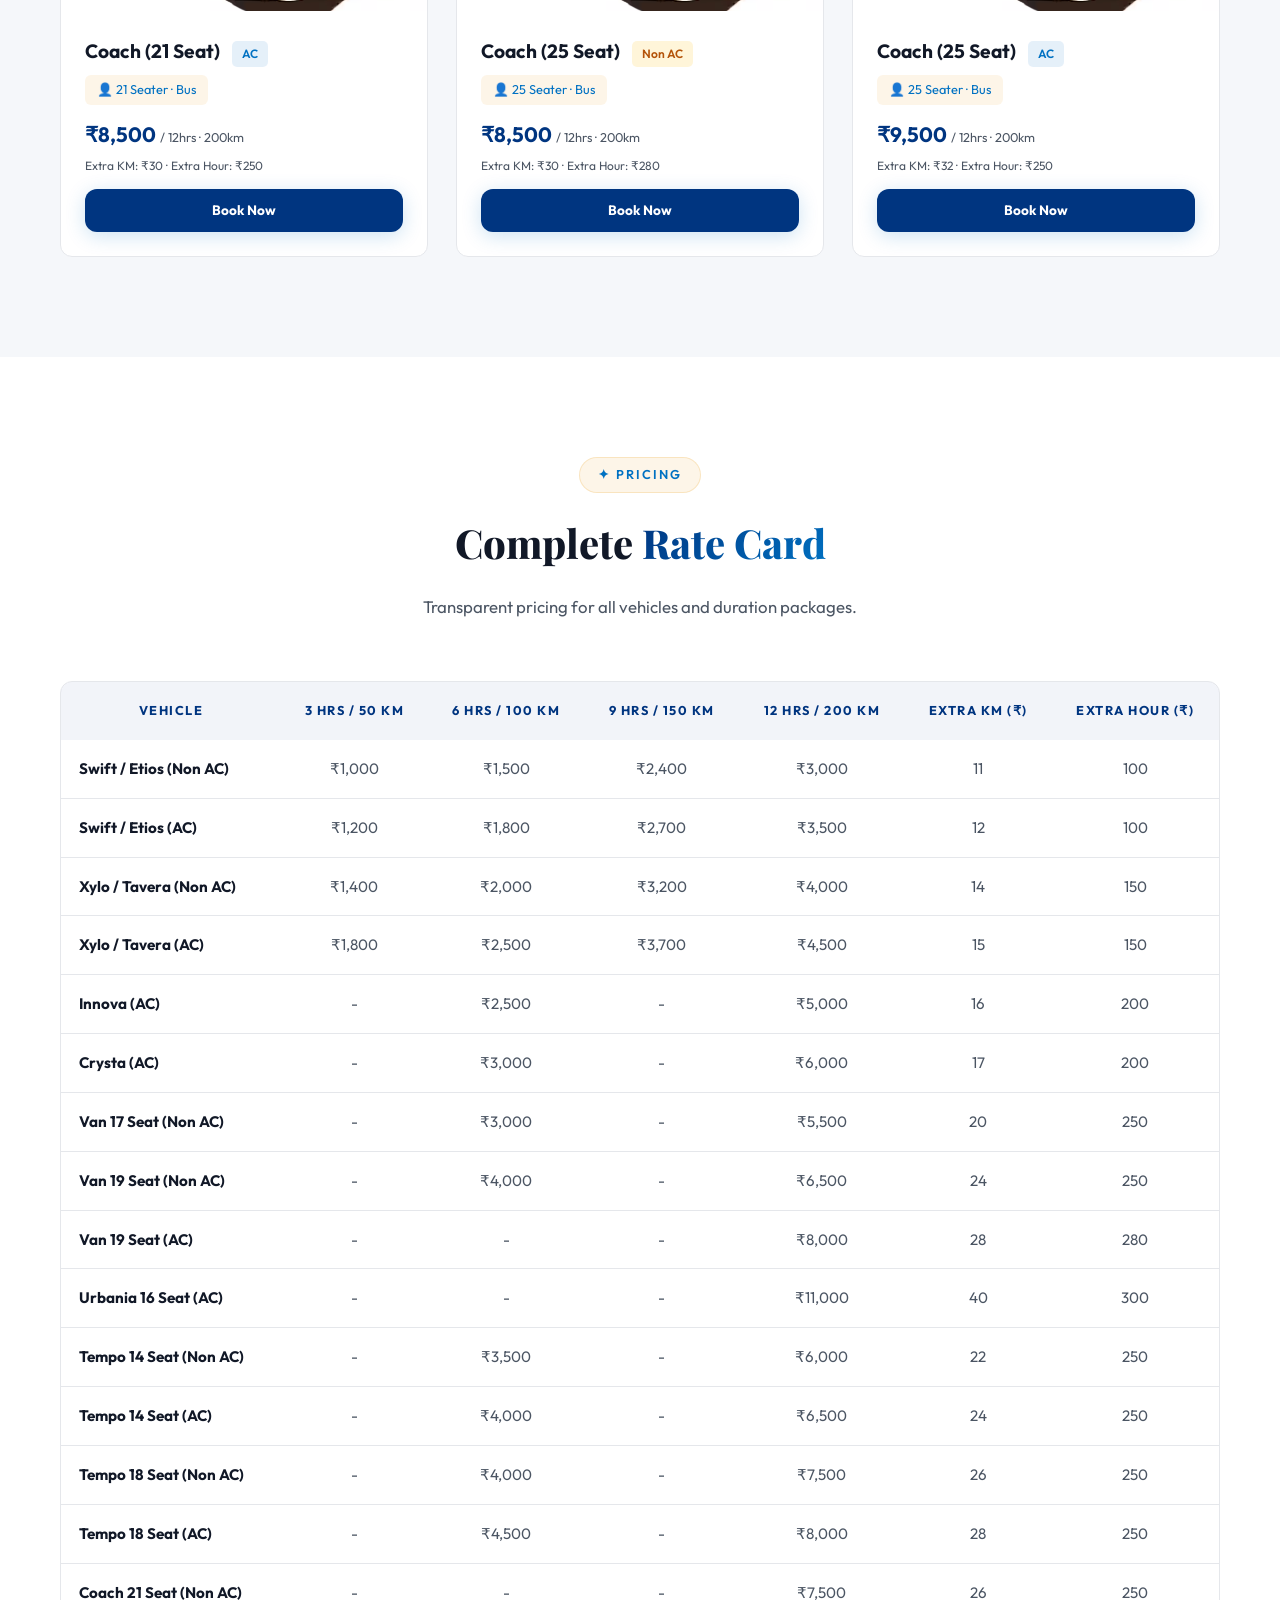
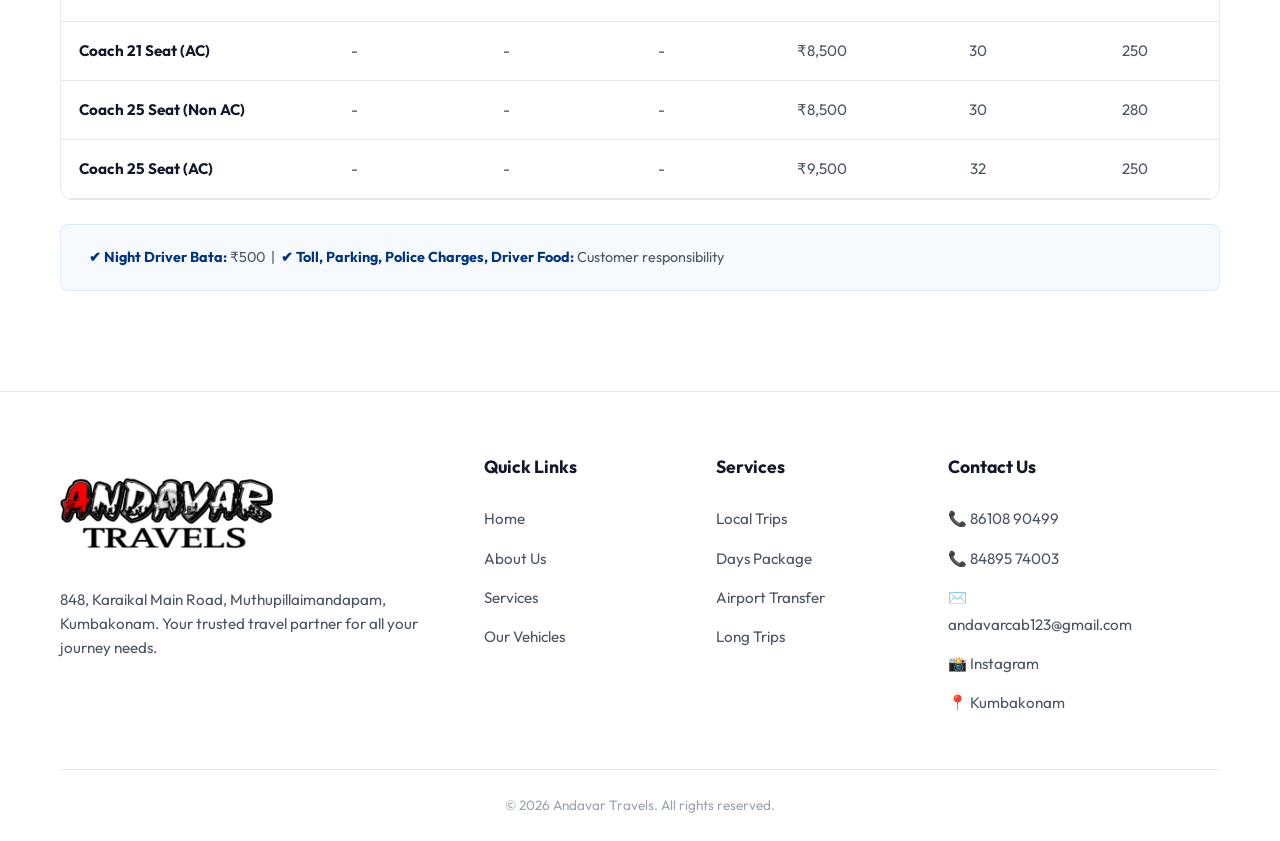
<file: vehicles.html>
<!DOCTYPE html>
<html lang="en">
<head>
  <meta charset="UTF-8">
  <meta name="viewport" content="width=device-width, initial-scale=1.0">
  <title>Our Vehicles - Andavar Travels | Fleet & Pricing</title>
  <meta name="description" content="View the complete fleet and pricing of Andavar Travels. Sedans, SUVs, Innova, Crysta, Tempo Traveller, Van, Coach available with AC and Non-AC options.">
  <link rel="stylesheet" href="styles.css">
</head>
<body>
  <div id="nav-placeholder"></div>

  <div class="page-header">
    <div class="container">
      <h1>Our <span class="gold">Vehicles</span></h1>
      <p class="breadcrumb"><a href="index.html">Home</a> / Our Vehicles</p>
    </div>
  </div>

  <!-- VEHICLE GALLERY -->
  <section class="section">
    <div class="container">
      <div class="section-header animate-on-scroll">
        <div class="section-badge">✦ Our Fleet</div>
        <h2 class="section-title">Choose Your <span class="gold">Ride</span></h2>
        <p class="section-desc">We have vehicles for every group size — from compact sedans to luxury coaches.</p>
      </div>
      <div class="vehicles-grid">
        <!-- Swift / Etios Non AC -->
        <div class="vehicle-card animate-on-scroll">
          <div class="vehicle-img"><img src="swift-etios.png" alt="Swift / Etios Non AC"></div>
          <div class="vehicle-info">
            <h3>Swift / Etios <span class="vehicle-ac-badge nonac">Non AC</span></h3>
            <div class="seats">👤 4+1 Seater · Sedan</div>
            <div class="price">₹3,000 <span>/ 12hrs · 200km</span></div>
            <div style="font-size:0.75rem; color:var(--text-muted); margin-top:4px;">Extra KM: ₹11 · Extra Hour: ₹100</div>
            <a href="booking.html?vehicle=swift-nonac" class="btn btn-primary" style="margin-top:12px; padding:10px 20px; font-size:0.85rem; width:100%; justify-content:center;">Book Now</a>
          </div>
        </div>
        <!-- Swift / Etios AC -->
        <div class="vehicle-card animate-on-scroll">
          <div class="vehicle-img"><img src="Etios.png" alt="Swift / Etios AC"></div>
          <div class="vehicle-info">
            <h3>Swift / Etios <span class="vehicle-ac-badge ac">AC</span></h3>
            <div class="seats">👤 4+1 Seater · Sedan</div>
            <div class="price">₹3,500 <span>/ 12hrs · 200km</span></div>
            <div style="font-size:0.75rem; color:var(--text-muted); margin-top:4px;">Extra KM: ₹12 · Extra Hour: ₹100</div>
            <a href="booking.html?vehicle=swift-ac" class="btn btn-primary" style="margin-top:12px; padding:10px 20px; font-size:0.85rem; width:100%; justify-content:center;">Book Now</a>
          </div>
        </div>
        <!-- Xylo / Tavera Non AC -->
        <div class="vehicle-card animate-on-scroll">
          <div class="vehicle-img"><img src="xylo-tavera.png" alt="Xylo / Tavera Non AC"></div>
          <div class="vehicle-info">
            <h3>Xylo / Tavera <span class="vehicle-ac-badge nonac">Non AC</span></h3>
            <div class="seats">👤 7+1 Seater · SUV</div>
            <div class="price">₹4,000 <span>/ 12hrs · 200km</span></div>
            <div style="font-size:0.75rem; color:var(--text-muted); margin-top:4px;">Extra KM: ₹14 · Extra Hour: ₹150</div>
            <a href="booking.html?vehicle=xylo-nonac" class="btn btn-primary" style="margin-top:12px; padding:10px 20px; font-size:0.85rem; width:100%; justify-content:center;">Book Now</a>
          </div>
        </div>
        <!-- Xylo / Tavera AC -->
        <div class="vehicle-card animate-on-scroll">
          <div class="vehicle-img"><img src="Tavera.png" alt="Xylo / Tavera AC"></div>
          <div class="vehicle-info">
            <h3>Xylo / Tavera <span class="vehicle-ac-badge ac">AC</span></h3>
            <div class="seats">👤 7+1 Seater · SUV</div>
            <div class="price">₹4,500 <span>/ 12hrs · 200km</span></div>
            <div style="font-size:0.75rem; color:var(--text-muted); margin-top:4px;">Extra KM: ₹15 · Extra Hour: ₹150</div>
            <a href="booking.html?vehicle=xylo-ac" class="btn btn-primary" style="margin-top:12px; padding:10px 20px; font-size:0.85rem; width:100%; justify-content:center;">Book Now</a>
          </div>
        </div>
        <!-- Innova AC -->
        <div class="vehicle-card animate-on-scroll">
          <div class="vehicle-img"><img src="innova.png?v=2" alt="Innova AC"></div>
          <div class="vehicle-info">
            <h3>Innova <span class="vehicle-ac-badge ac">AC</span></h3>
            <div class="seats">👤 7+1 Seater · MPV</div>
            <div class="price">₹5,000 <span>/ 12hrs · 200km</span></div>
            <div style="font-size:0.75rem; color:var(--text-muted); margin-top:4px;">Extra KM: ₹16 · Extra Hour: ₹200</div>
            <a href="booking.html?vehicle=innova-ac" class="btn btn-primary" style="margin-top:12px; padding:10px 20px; font-size:0.85rem; width:100%; justify-content:center;">Book Now</a>
          </div>
        </div>
        <!-- Crysta AC -->
        <div class="vehicle-card animate-on-scroll">
          <div class="vehicle-img"><img src="crysta.png" alt="Crysta AC"></div>
          <div class="vehicle-info">
            <h3>Crysta <span class="vehicle-ac-badge ac">AC</span></h3>
            <div class="seats">👤 7+1 Seater · Premium MPV</div>
            <div class="price">₹6,000 <span>/ 12hrs · 200km</span></div>
            <div style="font-size:0.75rem; color:var(--text-muted); margin-top:4px;">Extra KM: ₹17 · Extra Hour: ₹200</div>
            <a href="booking.html?vehicle=crysta-ac" class="btn btn-primary" style="margin-top:12px; padding:10px 20px; font-size:0.85rem; width:100%; justify-content:center;">Book Now</a>
          </div>
        </div>
        <!-- Van 17 Seat Non AC -->
        <div class="vehicle-card animate-on-scroll">
          <div class="vehicle-img"><img src="van.png" alt="Van 17 Seat Non AC"></div>
          <div class="vehicle-info">
            <h3>Van (17 Seat) <span class="vehicle-ac-badge nonac">Non AC</span></h3>
            <div class="seats">👤 17 Seater · Van</div>
            <div class="price">₹5,500 <span>/ 12hrs · 200km</span></div>
            <div style="font-size:0.75rem; color:var(--text-muted); margin-top:4px;">Extra KM: ₹20 · Extra Hour: ₹250</div>
            <a href="booking.html?vehicle=van17-nonac" class="btn btn-primary" style="margin-top:12px; padding:10px 20px; font-size:0.85rem; width:100%; justify-content:center;">Book Now</a>
          </div>
        </div>
        <!-- Van 19 Seat Non AC -->
        <div class="vehicle-card animate-on-scroll">
          <div class="vehicle-img"><img src="van.png" alt="Van 19 Seat Non AC"></div>
          <div class="vehicle-info">
            <h3>Van (19 Seat) <span class="vehicle-ac-badge nonac">Non AC</span></h3>
            <div class="seats">👤 19 Seater · Van</div>
            <div class="price">₹6,500 <span>/ 12hrs · 200km</span></div>
            <div style="font-size:0.75rem; color:var(--text-muted); margin-top:4px;">Extra KM: ₹24 · Extra Hour: ₹250</div>
            <a href="booking.html?vehicle=van19-nonac" class="btn btn-primary" style="margin-top:12px; padding:10px 20px; font-size:0.85rem; width:100%; justify-content:center;">Book Now</a>
          </div>
        </div>
        <!-- Van 19 Seat AC -->
        <div class="vehicle-card animate-on-scroll">
          <div class="vehicle-img"><img src="van.png" alt="Van 19 Seat AC"></div>
          <div class="vehicle-info">
            <h3>Van (19 Seat) <span class="vehicle-ac-badge ac">AC</span></h3>
            <div class="seats">👤 19 Seater · Van</div>
            <div class="price">₹8,000 <span>/ 12hrs · 200km</span></div>
            <div style="font-size:0.75rem; color:var(--text-muted); margin-top:4px;">Extra KM: ₹28 · Extra Hour: ₹280</div>
            <a href="booking.html?vehicle=van19-ac" class="btn btn-primary" style="margin-top:12px; padding:10px 20px; font-size:0.85rem; width:100%; justify-content:center;">Book Now</a>
          </div>
        </div>
        <!-- Urbania Van 16 Seat AC -->
        <div class="vehicle-card animate-on-scroll">
          <div class="vehicle-img" style="position: relative;">
            <img src="urbania.png?v=4" alt="Force Urbania Van 16 Seat AC">
            <span style="position: absolute; top: 12px; left: 12px; background: #25d366; color: white; padding: 4px 10px; border-radius: 50px; font-size: 0.72rem; font-weight: 800; text-transform: uppercase; letter-spacing: 1px; box-shadow: 0 4px 10px rgba(37, 211, 102, 0.4);">NEW LUXURY</span>
          </div>
          <div class="vehicle-info">
            <h3>Force Urbania <span class="vehicle-ac-badge ac">AC</span></h3>
            <div class="seats">👤 16 Seater · Premium Van</div>
            <div class="price">₹11,000 <span>/ 12hrs · 200km</span></div>
            <div style="font-size:0.75rem; color:var(--text-muted); margin-top:4px;">Extra KM: ₹40 · Extra Hour: ₹300</div>
            <a href="booking.html?vehicle=urbania16-ac" class="btn btn-primary" style="margin-top:12px; padding:10px 20px; font-size:0.85rem; width:100%; justify-content:center;">Book Now</a>
          </div>
        </div>
        <!-- Tempo 14 Seat Non AC -->
        <div class="vehicle-card animate-on-scroll">
          <div class="vehicle-img"><img src="tempo-traveller.png" alt="Tempo 14 Seat Non AC"></div>
          <div class="vehicle-info">
            <h3>Tempo (14 Seat) <span class="vehicle-ac-badge nonac">Non AC</span></h3>
            <div class="seats">👤 14 Seater · Mini Bus</div>
            <div class="price">₹6,000 <span>/ 12hrs · 200km</span></div>
            <div style="font-size:0.75rem; color:var(--text-muted); margin-top:4px;">Extra KM: ₹22 · Extra Hour: ₹250</div>
            <a href="booking.html?vehicle=tempo14-nonac" class="btn btn-primary" style="margin-top:12px; padding:10px 20px; font-size:0.85rem; width:100%; justify-content:center;">Book Now</a>
          </div>
        </div>
        <!-- Tempo 14 Seat AC -->
        <div class="vehicle-card animate-on-scroll">
          <div class="vehicle-img"><img src="tempo-traveller.png" alt="Tempo 14 Seat AC"></div>
          <div class="vehicle-info">
            <h3>Tempo (14 Seat) <span class="vehicle-ac-badge ac">AC</span></h3>
            <div class="seats">👤 14 Seater · Mini Bus</div>
            <div class="price">₹6,500 <span>/ 12hrs · 200km</span></div>
            <div style="font-size:0.75rem; color:var(--text-muted); margin-top:4px;">Extra KM: ₹24 · Extra Hour: ₹250</div>
            <a href="booking.html?vehicle=tempo14-ac" class="btn btn-primary" style="margin-top:12px; padding:10px 20px; font-size:0.85rem; width:100%; justify-content:center;">Book Now</a>
          </div>
        </div>
        <!-- Tempo 18 Seat Non AC -->
        <div class="vehicle-card animate-on-scroll">
          <div class="vehicle-img"><img src="tempo-traveller.png" alt="Tempo 18 Seat Non AC"></div>
          <div class="vehicle-info">
            <h3>Tempo (18 Seat) <span class="vehicle-ac-badge nonac">Non AC</span></h3>
            <div class="seats">👤 18 Seater · Mini Bus</div>
            <div class="price">₹7,500 <span>/ 12hrs · 200km</span></div>
            <div style="font-size:0.75rem; color:var(--text-muted); margin-top:4px;">Extra KM: ₹26 · Extra Hour: ₹250</div>
            <a href="booking.html?vehicle=tempo18-nonac" class="btn btn-primary" style="margin-top:12px; padding:10px 20px; font-size:0.85rem; width:100%; justify-content:center;">Book Now</a>
          </div>
        </div>
        <!-- Tempo 18 Seat AC -->
        <div class="vehicle-card animate-on-scroll">
          <div class="vehicle-img"><img src="tempo-traveller.png" alt="Tempo 18 Seat AC"></div>
          <div class="vehicle-info">
            <h3>Tempo (18 Seat) <span class="vehicle-ac-badge ac">AC</span></h3>
            <div class="seats">👤 18 Seater · Mini Bus</div>
            <div class="price">₹8,000 <span>/ 12hrs · 200km</span></div>
            <div style="font-size:0.75rem; color:var(--text-muted); margin-top:4px;">Extra KM: ₹28 · Extra Hour: ₹250</div>
            <a href="booking.html?vehicle=tempo18-ac" class="btn btn-primary" style="margin-top:12px; padding:10px 20px; font-size:0.85rem; width:100%; justify-content:center;">Book Now</a>
          </div>
        </div>
        <!-- Coach 21 Seat Non AC -->
        <div class="vehicle-card animate-on-scroll">
          <div class="vehicle-img"><img src="coach.png" alt="Coach 21 Seat Non AC"></div>
          <div class="vehicle-info">
            <h3>Coach (21 Seat) <span class="vehicle-ac-badge nonac">Non AC</span></h3>
            <div class="seats">👤 21 Seater · Bus</div>
            <div class="price">₹7,500 <span>/ 12hrs · 200km</span></div>
            <div style="font-size:0.75rem; color:var(--text-muted); margin-top:4px;">Extra KM: ₹26 · Extra Hour: ₹250</div>
            <a href="booking.html?vehicle=coach21-nonac" class="btn btn-primary" style="margin-top:12px; padding:10px 20px; font-size:0.85rem; width:100%; justify-content:center;">Book Now</a>
          </div>
        </div>
        <!-- Coach 21 Seat AC -->
        <div class="vehicle-card animate-on-scroll">
          <div class="vehicle-img"><img src="coach.png" alt="Coach 21 Seat AC"></div>
          <div class="vehicle-info">
            <h3>Coach (21 Seat) <span class="vehicle-ac-badge ac">AC</span></h3>
            <div class="seats">👤 21 Seater · Bus</div>
            <div class="price">₹8,500 <span>/ 12hrs · 200km</span></div>
            <div style="font-size:0.75rem; color:var(--text-muted); margin-top:4px;">Extra KM: ₹30 · Extra Hour: ₹250</div>
            <a href="booking.html?vehicle=coach21-ac" class="btn btn-primary" style="margin-top:12px; padding:10px 20px; font-size:0.85rem; width:100%; justify-content:center;">Book Now</a>
          </div>
        </div>
        <!-- Coach 25 Seat Non AC -->
        <div class="vehicle-card animate-on-scroll">
          <div class="vehicle-img"><img src="coach.png" alt="Coach 25 Seat Non AC"></div>
          <div class="vehicle-info">
            <h3>Coach (25 Seat) <span class="vehicle-ac-badge nonac">Non AC</span></h3>
            <div class="seats">👤 25 Seater · Bus</div>
            <div class="price">₹8,500 <span>/ 12hrs · 200km</span></div>
            <div style="font-size:0.75rem; color:var(--text-muted); margin-top:4px;">Extra KM: ₹30 · Extra Hour: ₹280</div>
            <a href="booking.html?vehicle=coach25-nonac" class="btn btn-primary" style="margin-top:12px; padding:10px 20px; font-size:0.85rem; width:100%; justify-content:center;">Book Now</a>
          </div>
        </div>
        <!-- Coach 25 Seat AC -->
        <div class="vehicle-card animate-on-scroll">
          <div class="vehicle-img"><img src="coach.png" alt="Coach 25 Seat AC"></div>
          <div class="vehicle-info">
            <h3>Coach (25 Seat) <span class="vehicle-ac-badge ac">AC</span></h3>
            <div class="seats">👤 25 Seater · Bus</div>
            <div class="price">₹9,500 <span>/ 12hrs · 200km</span></div>
            <div style="font-size:0.75rem; color:var(--text-muted); margin-top:4px;">Extra KM: ₹32 · Extra Hour: ₹250</div>
            <a href="booking.html?vehicle=coach25-ac" class="btn btn-primary" style="margin-top:12px; padding:10px 20px; font-size:0.85rem; width:100%; justify-content:center;">Book Now</a>
          </div>
        </div>
      </div>
    </div>
  </section>

  <!-- PRICING TABLE -->
  <section class="section" style="background: var(--dark-card);">
    <div class="container">
      <div class="section-header animate-on-scroll">
        <div class="section-badge">✦ Pricing</div>
        <h2 class="section-title">Complete <span class="gold">Rate Card</span></h2>
        <p class="section-desc">Transparent pricing for all vehicles and duration packages.</p>
      </div>
      <div class="pricing-table-wrap animate-on-scroll">
        <table class="pricing-table">
          <thead>
            <tr>
              <th>Vehicle</th>
              <th>3 Hrs / 50 Km</th>
              <th>6 Hrs / 100 Km</th>
              <th>9 Hrs / 150 Km</th>
              <th>12 Hrs / 200 Km</th>
              <th>Extra KM (₹)</th>
              <th>Extra Hour (₹)</th>
            </tr>
          </thead>
          <tbody>
            <tr><td>Swift / Etios (Non AC)</td><td>₹1,000</td><td>₹1,500</td><td>₹2,400</td><td>₹3,000</td><td>11</td><td>100</td></tr>
            <tr><td>Swift / Etios (AC)</td><td>₹1,200</td><td>₹1,800</td><td>₹2,700</td><td>₹3,500</td><td>12</td><td>100</td></tr>
            <tr><td>Xylo / Tavera (Non AC)</td><td>₹1,400</td><td>₹2,000</td><td>₹3,200</td><td>₹4,000</td><td>14</td><td>150</td></tr>
            <tr><td>Xylo / Tavera (AC)</td><td>₹1,800</td><td>₹2,500</td><td>₹3,700</td><td>₹4,500</td><td>15</td><td>150</td></tr>
            <tr><td>Innova (AC)</td><td>-</td><td>₹2,500</td><td>-</td><td>₹5,000</td><td>16</td><td>200</td></tr>
            <tr><td>Crysta (AC)</td><td>-</td><td>₹3,000</td><td>-</td><td>₹6,000</td><td>17</td><td>200</td></tr>
            <tr><td>Van 17 Seat (Non AC)</td><td>-</td><td>₹3,000</td><td>-</td><td>₹5,500</td><td>20</td><td>250</td></tr>
            <tr><td>Van 19 Seat (Non AC)</td><td>-</td><td>₹4,000</td><td>-</td><td>₹6,500</td><td>24</td><td>250</td></tr>
            <tr><td>Van 19 Seat (AC)</td><td>-</td><td>-</td><td>-</td><td>₹8,000</td><td>28</td><td>280</td></tr>
            <tr><td>Urbania 16 Seat (AC)</td><td>-</td><td>-</td><td>-</td><td>₹11,000</td><td>40</td><td>300</td></tr>
            <tr><td>Tempo 14 Seat (Non AC)</td><td>-</td><td>₹3,500</td><td>-</td><td>₹6,000</td><td>22</td><td>250</td></tr>
            <tr><td>Tempo 14 Seat (AC)</td><td>-</td><td>₹4,000</td><td>-</td><td>₹6,500</td><td>24</td><td>250</td></tr>
            <tr><td>Tempo 18 Seat (Non AC)</td><td>-</td><td>₹4,000</td><td>-</td><td>₹7,500</td><td>26</td><td>250</td></tr>
            <tr><td>Tempo 18 Seat (AC)</td><td>-</td><td>₹4,500</td><td>-</td><td>₹8,000</td><td>28</td><td>250</td></tr>
            <tr><td>Coach 21 Seat (Non AC)</td><td>-</td><td>-</td><td>-</td><td>₹7,500</td><td>26</td><td>250</td></tr>
            <tr><td>Coach 21 Seat (AC)</td><td>-</td><td>-</td><td>-</td><td>₹8,500</td><td>30</td><td>250</td></tr>
            <tr><td>Coach 25 Seat (Non AC)</td><td>-</td><td>-</td><td>-</td><td>₹8,500</td><td>30</td><td>280</td></tr>
            <tr><td>Coach 25 Seat (AC)</td><td>-</td><td>-</td><td>-</td><td>₹9,500</td><td>32</td><td>250</td></tr>
          </tbody>
        </table>
      </div>
      <div class="pricing-note animate-on-scroll">
        <strong>✔ Night Driver Bata:</strong> ₹500 &nbsp;|&nbsp; <strong>✔ Toll, Parking, Police Charges, Driver Food:</strong> Customer responsibility
      </div>
    </div>
  </section>

  <div id="footer-placeholder"></div>
  <script src="script.js"></script>
  <script>
    document.getElementById('nav-placeholder').innerHTML = renderNavbar('vehicles');
    document.getElementById('footer-placeholder').innerHTML = renderFooter();
  </script>
</body>
</html>
</file>
<file: styles.css>
@import url('https://fonts.googleapis.com/css2?family=Bangers&family=Outfit:wght@300;400;500;600;700;800;900&family=Playfair+Display:wght@700;800;900&display=swap');

:root {
  --primary: #003580;
  --primary-dark: #00224f;
  --primary-light: #0071c2;
  --accent: #feba02;
  --accent-light: #ffc436;

  --bg-main: #f5f7fa;
  --dark-card: #ffffff;
  --dark-surface: #f3f4f6;
  --dark-border: #e5e7eb;
  --text: #111827;
  --text-muted: #4b5563;
  --text-dim: #9ca3af;
  --white: #ffffff;

  --gradient-gold: linear-gradient(135deg, #003580 0%, #0071c2 100%);
  --gradient-hero: linear-gradient(135deg, rgba(0, 53, 128, 0.03) 0%, rgba(0, 113, 194, 0.05) 100%);

  --shadow-lg: 0 12px 30px rgba(0, 0, 0, 0.08);
  --shadow-card: 0 4px 15px rgba(0, 0, 0, 0.04);
  --shadow-glow: 0 4px 20px rgba(0, 113, 194, 0.2);

  --radius: 12px;
  --radius-sm: 8px;
  --transition: all 0.3s ease;
}

*,
*::before,
*::after {
  margin: 0;
  padding: 0;
  box-sizing: border-box;
}

html {
  scroll-behavior: smooth;
}

body {
  font-family: 'Outfit', sans-serif;
  background: var(--bg-main);
  color: var(--text);
  line-height: 1.7;
  overflow-x: hidden;
}

a {
  text-decoration: none;
  color: inherit;
  transition: var(--transition);
}

img {
  max-width: 100%;
  display: block;
}

ul {
  list-style: none;
}

.container {
  max-width: 1200px;
  margin: 0 auto;
  padding: 0 20px;
  width: 100%;
}

/* ===== NAVBAR ===== */
.navbar {
  position: fixed;
  top: 0;
  left: 0;
  width: 100%;
  z-index: 1000;
  background: rgba(255, 255, 255, 0.95);
  backdrop-filter: blur(10px);
  -webkit-backdrop-filter: blur(10px);
  border-bottom: 1px solid var(--dark-border);
  transition: var(--transition);
}

.navbar.scrolled {
  background: #ffffff;
  box-shadow: var(--shadow-card);
}

.nav-inner {
  display: flex;
  align-items: center;
  justify-content: space-between;
  padding: 10px 24px;
  max-width: 1200px;
  margin: 0 auto;
}

.nav-logo {
  display: flex;
  align-items: center;
}

.nav-logo img {
  height: 90px;
  width: auto;
  object-fit: contain;
}

/* ===== REDESIGNED PREMIUM LOGO ===== */
.css-logo {
  display: flex;
  flex-direction: column;
  align-items: center;
  justify-content: center;
}

.css-logo .text-wrap {
  display: flex;
  flex-direction: column;
  align-items: center;
  gap: 0px;
}

.css-logo .main-text {
  font-family: 'Bangers', cursive, sans-serif;
  font-size: 42px;
  line-height: 0.9;
  letter-spacing: 2px;
  -webkit-text-stroke: 1.5px black;
  text-shadow: 2px 2px 0 #000, -1px -1px 0 #000, 1px -1px 0 #000, -1px 1px 0 #000, 1px 1px 0 #000;
  display: flex;
}

.css-logo .main-text .red-a {
  color: #ff0000;
  -webkit-text-stroke: 1.5px black;
}

.css-logo .main-text .white-text {
  color: #ffffff;
  -webkit-text-stroke: 1.5px black;
}

.css-logo .sub-text {
  font-family: 'Playfair Display', serif;
  font-weight: 900;
  font-size: 18px;
  color: #000000;
  letter-spacing: 4px;
  margin-top: -2px;
  text-shadow: 1px 1px 1px rgba(0,0,0,0.3);
}

.nav-links {
  display: flex;
  align-items: center;
  gap: 12px;
}

.nav-links a {
  padding: 10px 20px;
  border-radius: 8px;
  font-weight: 600;
  font-size: 0.95rem;
  color: var(--text-muted);
  transition: var(--transition);
  position: relative;
}

.nav-links a:hover,
.nav-links a.active {
  color: var(--primary);
  background: rgba(0, 113, 194, 0.08);
}

.nav-links a.active::after {
  content: '';
  position: absolute;
  bottom: 6px;
  left: 50%;
  transform: translateX(-50%);
  width: 16px;
  height: 2px;
  background: var(--primary);
  border-radius: 2px;
}

.nav-cta {
  background: var(--accent) !important;
  color: #111827 !important;
  font-weight: 700 !important;
  padding: 12px 28px !important;
  border-radius: 8px !important;
  letter-spacing: 0.5px;
}

.nav-cta:hover {
  transform: translateY(-3px) scale(1.02);
  box-shadow: 0 8px 20px rgba(254, 186, 2, 0.4);
}

.hamburger {
  display: none;
  flex-direction: column;
  gap: 6px;
  cursor: pointer;
  padding: 8px;
}

.hamburger span {
  width: 28px;
  height: 2.5px;
  background: var(--text);
  border-radius: 2px;
  transition: var(--transition);
}

/* ===== HERO ===== */
.hero {
  position: relative;
  min-height: 100vh;
  display: flex;
  align-items: center;
  overflow: hidden;
  padding-top: 20px;
}

.hero-bg {
  position: absolute;
  inset: 0;
}

.hero-marquee {
  position: relative;
  margin-top: 115px;
  width: 100%;
  z-index: 5;
  background: var(--primary);
  color: var(--accent);
  padding: 12px 0;
  font-weight: 800;
  font-size: 1.1rem;
  border-top: 1px solid rgba(254, 186, 2, 0.3);
  border-bottom: 1px solid rgba(254, 186, 2, 0.3);
  letter-spacing: 1px;
  text-shadow: 0 2px 4px rgba(0, 0, 0, 0.5);
  overflow: hidden;
}

.hero-marquee marquee {
  display: inline-block;
  vertical-align: middle;
  padding-top: 4px;
}

.hero-bg img {
  width: 100%;
  height: 100%;
  object-fit: cover;
}

.hero-bg::after {
  content: '';
  position: absolute;
  inset: 0;
  background: linear-gradient(to bottom, rgba(0, 0, 0, 0) 0%, rgba(0, 0, 0, 0.5) 50%, rgba(0, 0, 0, 0.9) 100%);
}

.hero-content {
  position: relative;
  z-index: 2;
  max-width: 900px;
  margin: 0 auto;
  text-align: center;
  padding: 80px 24px;
}

.hero-badge {
  display: inline-flex;
  align-items: center;
  gap: 10px;
  padding: 10px 24px;
  background: rgba(0, 0, 0, 0.15);
  border: 1px solid rgba(0, 0, 0, 0.4);
  border-radius: 100px;
  font-size: 0.85rem;
  color: #000000;
  margin-bottom: 32px;
  letter-spacing: 1px;
  font-weight: 700;
  animation: fadeInUp 1s ease, pulse 2s infinite 1s;
}

.hero-badge .dot {
  width: 10px;
  height: 10px;
  background: #000000;
  border-radius: 50%;
  box-shadow: 0 0 15px rgba(0, 0, 0, 0.8);
  animation: pulse 1s infinite;
}

.hero h1 {
  font-family: 'Playfair Display', serif;
  font-size: clamp(2.5rem, 6vw, 4.5rem);
  font-weight: 900;
  line-height: 1.1;
  margin-bottom: 24px;
  color: #ffffff;
  letter-spacing: -1px;
  animation: fadeInUp 1s ease 0.2s both;
}

.hero h1 .gold {
  background: var(--gradient-gold);
  -webkit-background-clip: text;
  -webkit-text-fill-color: transparent;
}

.hero p {
  font-size: 1.2rem;
  color: rgba(255, 255, 255, 0.85);
  margin: 0 auto 40px;
  max-width: 650px;
  line-height: 1.6;
  animation: fadeInUp 1s ease 0.4s both;
}

.hero-btns {
  display: flex;
  justify-content: center;
  gap: 20px;
  flex-wrap: wrap;
  animation: fadeInUp 1s ease 0.6s both;
}

.btn {
  display: inline-flex;
  align-items: center;
  justify-content: center;
  gap: 12px;
  padding: 16px 36px;
  border-radius: 12px;
  font-weight: 700;
  font-size: 1.05rem;
  cursor: pointer;
  border: none;
  transition: var(--transition);
  text-align: center;
}

.btn-primary {
  background: var(--primary);
  color: #ffffff;
  box-shadow: var(--shadow-glow);
}

.btn-primary:hover {
  background: var(--primary-dark);
  transform: translateY(-3px);
  box-shadow: 0 10px 25px rgba(0, 53, 128, 0.3);
}

.btn-outline {
  background: #ffffff;
  color: var(--text);
  border: 1px solid var(--dark-border);
}

.btn-outline:hover {
  border-color: var(--primary);
  color: var(--primary);
  background: rgba(0, 113, 194, 0.05);
}

.hero-stats {
  display: flex;
  justify-content: center;
  flex-wrap: wrap;
  gap: 32px;
  margin-top: 50px;
  animation: fadeInUp 0.8s ease 0.8s both;
}

.stat {
  text-align: center;
  min-width: 70px;
}

.stat .num {
  font-size: 1.9rem;
  font-weight: 800;
  background: var(--gradient-gold);
  -webkit-background-clip: text;
  -webkit-text-fill-color: transparent;
}

.stat .label {
  font-size: 0.78rem;
  color: var(--text-muted);
  margin-top: 4px;
}

/* ===== SECTIONS ===== */
.section {
  padding: 100px 0;
}

.section-header {
  text-align: center;
  margin-bottom: 60px;
}

.section-badge {
  display: inline-flex;
  align-items: center;
  gap: 8px;
  padding: 6px 18px;
  background: rgba(232, 160, 32, 0.1);
  border: 1px solid rgba(232, 160, 32, 0.2);
  border-radius: 50px;
  font-size: 0.8rem;
  color: var(--primary-light);
  text-transform: uppercase;
  letter-spacing: 2px;
  font-weight: 600;
  margin-bottom: 16px;
}

.section-title {
  font-family: 'Playfair Display', serif;
  font-size: clamp(1.8rem, 3.5vw, 2.5rem);
  font-weight: 800;
  margin-bottom: 16px;
}

.section-title .gold {
  background: var(--gradient-gold);
  -webkit-background-clip: text;
  -webkit-text-fill-color: transparent;
}

.section-desc {
  color: var(--text-muted);
  max-width: 600px;
  margin: 0 auto;
  font-size: 1.05rem;
}

/* ===== CARDS ===== */
.card {
  background: var(--dark-card);
  border: 1px solid var(--dark-border);
  border-radius: var(--radius);
  padding: 40px 32px;
  transition: var(--transition);
  position: relative;
  overflow: hidden;
  z-index: 1;
}

.card::before {
  content: '';
  position: absolute;
  inset: 0;
  background: var(--gradient-gold);
  opacity: 0;
  transition: var(--transition);
  z-index: -1;
}

.card:hover {
  transform: translateY(-8px);
  border-color: var(--primary-light);
  box-shadow: var(--shadow-lg);
}

.card:hover::before {
  opacity: 0.02;
}

.card-icon {
  width: 64px;
  height: 64px;
  background: rgba(0, 113, 194, 0.08);
  border-radius: 14px;
  display: flex;
  align-items: center;
  justify-content: center;
  font-size: 32px;
  margin-bottom: 24px;
  border: 1px solid rgba(0, 113, 194, 0.15);
  color: var(--primary);
  transition: var(--transition);
}

.card:hover .card-icon {
  background: var(--primary);
  transform: scale(1.05) rotate(0deg);
  color: #ffffff;
  border-color: transparent;
}

.card h3 {
  font-size: 1.4rem;
  font-weight: 800;
  margin-bottom: 14px;
  color: var(--text);
  letter-spacing: -0.3px;
}

.card p {
  color: var(--text-muted);
  font-size: 1rem;
  line-height: 1.6;
}

/* ===== SERVICE GRID ===== */
.services-grid {
  display: grid;
  grid-template-columns: repeat(auto-fit, minmax(260px, 1fr));
  gap: 24px;
}

/* ===== NAVAGRAHA TEMPLE CARDS ===== */
.navagraha-card:hover {
  transform: translateY(-4px);
  border-color: var(--primary-light) !important;
  box-shadow: 0 8px 24px rgba(0, 53, 128, 0.1);
}

.navagraha-card a:hover {
  text-decoration: underline;
}

/* ===== VEHICLE CARDS ===== */
.vehicles-grid {
  display: grid;
  grid-template-columns: repeat(auto-fit, minmax(280px, 1fr));
  gap: 28px;
}

.vehicle-card {
  background: var(--dark-card);
  border: 1px solid var(--dark-border);
  border-radius: var(--radius);
  overflow: hidden;
  transition: var(--transition);
}

.vehicle-card:hover {
  transform: translateY(-6px);
  border-color: rgba(232, 160, 32, 0.3);
  box-shadow: var(--shadow-glow);
}

.vehicle-img {
  height: 200px;
  overflow: hidden;
  background: var(--dark-surface);
  display: flex;
  align-items: center;
  justify-content: center;
}

.vehicle-img img {
  width: 100%;
  height: 100%;
  object-fit: cover;
  transition: var(--transition);
}

.vehicle-card:hover .vehicle-img img {
  transform: scale(1.05);
}

.vehicle-info {
  padding: 24px;
}

.vehicle-info h3 {
  font-size: 1.2rem;
  font-weight: 700;
  margin-bottom: 8px;
}

.vehicle-info .seats {
  display: inline-flex;
  align-items: center;
  gap: 6px;
  padding: 4px 12px;
  background: rgba(232, 160, 32, 0.1);
  border-radius: 6px;
  font-size: 0.8rem;
  color: var(--primary-light);
  margin-bottom: 12px;
}

.vehicle-info .price {
  font-size: 1.3rem;
  font-weight: 700;
  color: var(--primary);
}

.vehicle-info .price span {
  font-size: 0.8rem;
  color: var(--text-muted);
  font-weight: 400;
}

.vehicle-ac-badge {
  display: inline-block;
  padding: 3px 10px;
  border-radius: 5px;
  font-size: 0.75rem;
  font-weight: 600;
  margin-left: 8px;
}

.vehicle-ac-badge.ac {
  background: rgba(0, 113, 194, 0.1);
  color: var(--primary-light);
}

.vehicle-ac-badge.nonac {
  background: rgba(254, 186, 2, 0.15);
  color: #b45309;
}

/* ===== PRICING TABLE ===== */
.pricing-table-wrap {
  overflow-x: auto;
  border-radius: var(--radius);
  border: 1px solid var(--dark-border);
}

.pricing-table {
  width: 100%;
  border-collapse: collapse;
  min-width: 800px;
}

.pricing-table th {
  background: rgba(0, 53, 128, 0.05);
  color: var(--primary);
  padding: 18px;
  font-weight: 700;
  font-size: 0.8rem;
  text-transform: uppercase;
  letter-spacing: 1.5px;
  text-align: center;
  white-space: nowrap;
}

.pricing-table td {
  padding: 16px 18px;
  text-align: center;
  border-bottom: 1px solid var(--dark-border);
  font-size: 0.95rem;
  color: var(--text-muted);
}

.pricing-table tr:hover {
  background: rgba(0, 113, 194, 0.03);
}

.pricing-table td:first-child {
  text-align: left;
  font-weight: 700;
  color: var(--text);
}

.pricing-note {
  margin-top: 24px;
  padding: 20px 28px;
  background: rgba(0, 113, 194, 0.03);
  border: 1px solid rgba(0, 113, 194, 0.1);
  border-radius: var(--radius-sm);
  color: var(--text-muted);
  font-size: 0.9rem;
}

.pricing-note strong {
  color: var(--primary);
}

/* ===== ABOUT PAGE ===== */
.about-grid {
  display: grid;
  grid-template-columns: 1fr 1fr;
  gap: 60px;
  align-items: center;
}

.about-img {
  border-radius: var(--radius);
  overflow: hidden;
  box-shadow: var(--shadow-lg);
}

.about-img img {
  width: 100%;
  height: 400px;
  object-fit: cover;
}

.about-text h2 {
  font-family: 'Playfair Display', serif;
  font-size: 2rem;
  font-weight: 800;
  margin-bottom: 20px;
}

.about-text p {
  color: var(--text-muted);
  margin-bottom: 16px;
}

.about-features {
  display: grid;
  grid-template-columns: 1fr 1fr;
  gap: 16px;
  margin-top: 24px;
}

.about-feature {
  display: flex;
  align-items: center;
  gap: 12px;
  padding: 12px 16px;
  background: var(--dark-surface);
  border-radius: var(--radius-sm);
}

.about-feature .icon {
  font-size: 1.4rem;
}

.about-feature span {
  font-size: 0.9rem;
  font-weight: 500;
}

.values-grid {
  display: grid;
  grid-template-columns: repeat(auto-fit, minmax(250px, 1fr));
  gap: 24px;
  margin-top: 60px;
}

/* ===== CONTACT ===== */
.contact-grid {
  display: grid;
  grid-template-columns: 1fr 1fr;
  gap: 48px;
}

.contact-info-card {
  background: var(--dark-card);
  border: 1px solid var(--dark-border);
  border-radius: var(--radius);
  padding: 28px;
  display: flex;
  align-items: flex-start;
  gap: 18px;
  transition: var(--transition);
}

.contact-info-card:hover {
  border-color: rgba(232, 160, 32, 0.3);
}

.contact-icon {
  width: 52px;
  height: 52px;
  background: rgba(232, 160, 32, 0.1);
  border-radius: 12px;
  display: flex;
  align-items: center;
  justify-content: center;
  font-size: 24px;
  flex-shrink: 0;
}

.contact-detail h4 {
  font-weight: 600;
  margin-bottom: 6px;
}

.contact-detail p,
.contact-detail a {
  color: var(--text-muted);
  font-size: 0.95rem;
}

.contact-detail a:hover {
  color: var(--primary);
}

.contact-form {
  background: var(--dark-card);
  border: 1px solid var(--dark-border);
  border-radius: var(--radius);
  padding: 36px;
}

/* ===== FORM ELEMENTS ===== */
.form-group {
  margin-bottom: 20px;
}

.form-group label {
  display: block;
  font-weight: 500;
  margin-bottom: 8px;
  font-size: 0.9rem;
  color: var(--text-muted);
}

.form-control {
  width: 100%;
  padding: 14px 18px;
  background: var(--dark-surface);
  border: 1px solid var(--dark-border);
  border-radius: var(--radius-sm);
  color: var(--text);
  font-family: 'Outfit', sans-serif;
  font-size: 0.95rem;
  transition: var(--transition);
}

.form-control:focus {
  outline: none;
  border-color: var(--primary);
  box-shadow: 0 0 0 3px rgba(232, 160, 32, 0.1);
}

.form-control::placeholder {
  color: var(--text-dim);
}

select.form-control {
  cursor: pointer;
  appearance: none;
  background-image: url("data:image/svg+xml,%3Csvg xmlns='http://www.w3.org/2000/svg' width='12' height='12' fill='%238b949e' viewBox='0 0 16 16'%3E%3Cpath d='M8 11L3 6h10z'/%3E%3C/svg%3E");
  background-repeat: no-repeat;
  background-position: right 16px center;
}

.form-row {
  display: grid;
  grid-template-columns: 1fr 1fr;
  gap: 24px;
}

textarea.form-control {
  resize: vertical;
  min-height: 120px;
}

/* ===== BOOKING PAGE ===== */
.booking-tabs {
  display: flex;
  gap: 10px;
  flex-wrap: wrap;
  justify-content: center;
  margin-bottom: 48px;
}

.booking-tab {
  padding: 14px 32px;
  background: #ffffff;
  border: 1px solid var(--dark-border);
  border-radius: 100px;
  cursor: pointer;
  font-weight: 600;
  color: var(--text-muted);
  transition: var(--transition);
  font-size: 0.9rem;
}

.booking-tab:hover {
  border-color: var(--primary-light);
  color: var(--primary);
  transform: translateY(-2px);
}

.booking-tab.active {
  background: var(--primary);
  border-color: var(--primary);
  color: #ffffff;
  box-shadow: var(--shadow-glow);
}

.booking-form-wrap {
  max-width: 950px;
  margin: 0 auto;
  background: var(--dark-card);
  border: 1px solid var(--dark-border);
  border-radius: 24px;
  padding: 48px;
  box-shadow: var(--shadow-lg);
}

/* Hide floating CTA and back-to-top buttons on booking page to avoid blocking form input fields */
.booking-page .whatsapp-float,
.booking-page .phone-float,
.booking-page .back-top {
  display: none;
}

.vehicle-select-grid {
  display: grid;
  grid-template-columns: repeat(auto-fill, minmax(140px, 1fr));
  gap: 12px;
}

.vehicle-option {
  padding: 12px;
  background: var(--dark-surface);
  border: 2px solid var(--dark-border);
  border-radius: var(--radius-sm);
  cursor: pointer;
  text-align: center;
  transition: var(--transition);
}

.vehicle-option:hover {
  border-color: rgba(232, 160, 32, 0.3);
}

.vehicle-option.selected {
  border-color: var(--primary);
  background: rgba(232, 160, 32, 0.08);
}

.vehicle-option img {
  width: 100%;
  height: 80px;
  object-fit: cover;
  border-radius: 6px;
  margin-bottom: 8px;
}

.vehicle-option .v-name {
  font-size: 0.8rem;
  font-weight: 600;
}

.vehicle-option .v-type {
  font-size: 0.7rem;
  color: var(--text-muted);
}

.price-display {
  margin-top: 28px;
  padding: 24px;
  background: linear-gradient(135deg, rgba(232, 160, 32, 0.08), rgba(232, 160, 32, 0.02));
  border: 1px solid rgba(232, 160, 32, 0.2);
  border-radius: var(--radius);
  text-align: center;
}

.price-display .price-label {
  font-size: 0.9rem;
  color: var(--text-muted);
  margin-bottom: 8px;
}

.price-display .price-amount {
  font-size: 2.5rem;
  font-weight: 800;
  background: var(--gradient-gold);
  -webkit-background-clip: text;
  -webkit-text-fill-color: transparent;
}

.price-display .price-note {
  font-size: 0.8rem;
  color: var(--text-dim);
  margin-top: 8px;
}

.price-breakdown {
  margin-top: 16px;
  text-align: left;
}

.price-row {
  display: flex;
  justify-content: space-between;
  padding: 8px 0;
  border-bottom: 1px solid var(--dark-border);
  font-size: 0.9rem;
}

.price-row:last-child {
  border: none;
  font-weight: 700;
  color: var(--primary);
  font-size: 1.1rem;
  padding-top: 12px;
}

/* ===== PAGE HEADER ===== */
.page-header {
  padding: 130px 0 60px;
  background: var(--gradient-hero);
  text-align: center;
  border-bottom: 1px solid var(--dark-border);
}

.page-header h1 {
  font-family: 'Playfair Display', serif;
  font-size: clamp(2rem, 4vw, 3rem);
  font-weight: 800;
  margin-bottom: 12px;
}

.page-header .breadcrumb {
  color: var(--text-muted);
  font-size: 0.9rem;
}

.page-header .breadcrumb a {
  color: var(--primary);
}

/* ===== FOOTER ===== */
.footer {
  background: var(--dark-card);
  border-top: 1px solid var(--dark-border);
  padding: 60px 0 24px;
}

.footer-grid {
  display: grid;
  grid-template-columns: 2fr 1fr 1fr 1fr;
  gap: 40px;
  margin-bottom: 40px;
  padding-right: 80px;
}

.footer-brand .logo-text {
  font-family: 'Playfair Display', serif;
  font-size: 1.6rem;
  font-weight: 900;
  background: var(--gradient-gold);
  -webkit-background-clip: text;
  -webkit-text-fill-color: transparent;
  margin-bottom: 16px;
}

.footer-brand p {
  color: var(--text-muted);
  font-size: 0.95rem;
  margin-top: 14px;
  line-height: 1.6;
}

.footer h4 {
  font-weight: 700;
  margin-bottom: 24px;
  font-size: 1.1rem;
  color: var(--text);
}

.footer ul li {
  margin-bottom: 12px;
}

.footer ul a {
  color: var(--text-muted);
  font-size: 0.95rem;
}

.footer ul a:hover {
  color: var(--primary);
  transform: translateX(5px);
  display: inline-block;
}

.footer-bottom {
  padding-top: 24px;
  border-top: 1px solid var(--dark-border);
  text-align: center;
  color: var(--text-dim);
  font-size: 0.85rem;
}

/* ===== WHATSAPP FLOAT ===== */
.whatsapp-float {
  position: fixed;
  bottom: 28px;
  right: 28px;
  z-index: 999;
  display: flex;
  align-items: center;
  gap: 10px;
  padding: 14px 24px;
  background: #25d366;
  color: #fff;
  border-radius: 50px;
  font-weight: 600;
  font-size: 0.95rem;
  box-shadow: 0 8px 25px rgba(37, 211, 102, 0.35);
  transition: var(--transition);
}

.whatsapp-float:hover {
  transform: translateY(-3px) scale(1.03);
  box-shadow: 0 12px 35px rgba(37, 211, 102, 0.45);
}

.whatsapp-float svg {
  width: 24px;
  height: 24px;
  fill: #fff;
  flex-shrink: 0;
}

/* ===== PHONE FLOAT ===== */
.phone-float {
  position: fixed;
  bottom: 92px;
  right: 28px;
  z-index: 999;
  display: flex;
  align-items: center;
  gap: 10px;
  padding: 14px 24px;
  background: var(--accent);
  color: #111827;
  border-radius: 50px;
  font-weight: 700;
  font-size: 0.95rem;
  box-shadow: 0 8px 25px rgba(254, 186, 2, 0.35);
  transition: var(--transition);
}

.phone-float:hover {
  transform: translateY(-3px) scale(1.03);
  box-shadow: 0 12px 35px rgba(254, 186, 2, 0.45);
}

.phone-float svg {
  width: 22px;
  height: 22px;
  fill: #111827;
  flex-shrink: 0;
}

/* ===== BACK TO TOP ===== */
.back-top {
  position: fixed;
  bottom: 156px;
  right: 28px;
  z-index: 999;
  width: 48px;
  height: 48px;
  background: var(--dark-card);
  border: 1px solid var(--dark-border);
  border-radius: 12px;
  display: flex;
  align-items: center;
  justify-content: center;
  color: var(--text-muted);
  font-size: 1.2rem;
  cursor: pointer;
  transition: var(--transition);
  opacity: 0;
  pointer-events: none;
}

.back-top.visible {
  opacity: 1;
  pointer-events: auto;
}

.back-top:hover {
  border-color: var(--primary);
  color: var(--primary);
  transform: translateY(-3px);
}

/* ===== ANIMATIONS ===== */
@keyframes fadeInUp {
  from {
    opacity: 0;
    transform: translateY(30px);
  }

  to {
    opacity: 1;
    transform: translateY(0);
  }
}

@keyframes pulse {

  0%,
  100% {
    opacity: 1;
  }

  50% {
    opacity: 0.5;
  }
}

@keyframes float {

  0%,
  100% {
    transform: translateY(0);
  }

  50% {
    transform: translateY(-10px);
  }
}

.animate-on-scroll {
  opacity: 0;
  transform: translateY(30px);
  transition: all 0.6s ease;
}

.animate-on-scroll.visible {
  opacity: 1;
  transform: translateY(0);
}

/* ===== RESPONSIVE ===== */

/* Mobile nav overlay */
.nav-overlay {
  display: none;
  position: fixed;
  inset: 0;
  background: rgba(0, 0, 0, 0.5);
  z-index: 999;
  backdrop-filter: blur(4px);
}

.nav-overlay.active {
  display: block;
}

@media (max-width: 968px) {
  .nav-links {
    position: fixed;
    top: 0;
    right: -100%;
    width: min(300px, 85vw);
    height: 100vh;
    background: var(--dark-card);
    flex-direction: column;
    padding: 90px 28px 40px;
    gap: 4px;
    transition: var(--transition);
    border-left: 1px solid var(--dark-border);
    z-index: 1000;
    overflow-y: auto;
    box-shadow: -10px 0 40px rgba(0, 0, 0, 0.5);
  }

  .nav-links.open {
    right: 0;
  }

  .nav-links a {
    padding: 12px 16px;
    font-size: 1.05rem;
    border-radius: 10px;
  }

  .hamburger {
    display: flex;
    z-index: 1001;
    position: relative;
  }

  .hamburger.active span:nth-child(1) {
    transform: rotate(45deg) translate(5px, 5px);
  }

  .hamburger.active span:nth-child(2) {
    opacity: 0;
  }

  .hamburger.active span:nth-child(3) {
    transform: rotate(-45deg) translate(5px, -5px);
  }

  .hero-content {
    padding: 60px 20px 40px;
  }

  .hero-stats {
    gap: 24px;
    flex-wrap: wrap;
  }

  .section {
    padding: 70px 0;
  }

  .section-header {
    margin-bottom: 40px;
  }

  .services-grid {
    grid-template-columns: repeat(auto-fit, minmax(240px, 1fr));
    gap: 18px;
  }

  .vehicles-grid {
    grid-template-columns: repeat(auto-fit, minmax(260px, 1fr));
    gap: 20px;
  }

  .about-grid {
    grid-template-columns: 1fr;
    gap: 36px;
  }

  .about-features {
    grid-template-columns: 1fr;
  }

  .contact-grid {
    grid-template-columns: 1fr;
  }

  .footer-grid {
    grid-template-columns: 1fr 1fr;
    gap: 28px;
  }

  .form-row {
    grid-template-columns: 1fr;
    gap: 16px;
  }

  .google-reviews-grid {
    grid-template-columns: 1fr !important;
    gap: 24px !important;
  }

  .booking-tab {
    padding: 10px 18px;
    font-size: 0.85rem;
  }

  .back-top {
    bottom: 92px;
    right: 28px;
  }
}

@media (max-width: 640px) {
  .container {
    padding: 0 16px;
  }

  .hero {
    min-height: 100svh;
  }

  .hero-content {
    text-align: center;
    padding: 50px 16px 40px;
    max-width: 100%;
  }

  .hero h1 {
    font-size: clamp(1.9rem, 7vw, 2.4rem);
  }

  .hero p {
    margin-left: auto;
    margin-right: auto;
  }

  .hero-btns {
    justify-content: center;
    gap: 12px;
  }

  .hero-btns .btn {
    flex: 1 1 140px;
    min-width: 0;
  }

  .hero-stats {
    justify-content: center;
    gap: 20px;
    margin-top: 36px;
  }

  .stat {
    flex: 1 1 70px;
  }

  .section {
    padding: 56px 0;
  }

  .section-title {
    font-size: clamp(1.6rem, 6vw, 2.2rem);
  }

  .services-grid {
    grid-template-columns: 1fr;
    gap: 16px;
  }

  .vehicles-grid {
    grid-template-columns: 1fr;
    gap: 18px;
  }

  .card {
    padding: 24px 20px;
  }

  .booking-form-wrap {
    padding: 20px 16px;
  }

  .vehicle-select-grid {
    grid-template-columns: repeat(2, 1fr);
  }

  .footer-grid {
    grid-template-columns: 1fr;
    gap: 24px;
  }

  .whatsapp-float span {
    display: none;
  }

  .whatsapp-float {
    padding: 14px;
    border-radius: 50%;
    bottom: 20px;
    right: 20px;
  }

  .phone-float span {
    display: none;
  }

  .phone-float {
    padding: 14px;
    border-radius: 50%;
    bottom: 84px;
    right: 20px;
  }

  .back-top {
    bottom: 148px;
    right: 20px;
  }

  .page-header {
    padding: 110px 0 48px;
  }

  .page-header h1 {
    font-size: clamp(1.7rem, 6vw, 2.4rem);
  }
}

@media (max-width: 400px) {
  .hero-btns .btn {
    flex: 1 1 100%;
  }

  .hero-stats {
    gap: 14px;
  }

  .stat {
    flex: 1 1 60px;
  }
}

/* ===== PREMIUM INTERACTIVE & ENTRY ANIMATIONS ===== */
@keyframes slideUpFade {
  0% {
    opacity: 0;
    transform: translateY(30px);
  }
  100% {
    opacity: 1;
    transform: translateY(0);
  }
}

@keyframes pricePop {
  0% {
    opacity: 0;
    transform: scale(0.95) translateY(15px);
  }
  70% {
    transform: scale(1.02) translateY(-2px);
  }
  100% {
    opacity: 1;
    transform: scale(1) translateY(0);
  }
}

@keyframes tabPulse {
  0% {
    box-shadow: 0 0 0 0 rgba(0, 53, 128, 0.4);
  }
  70% {
    box-shadow: 0 0 0 10px rgba(0, 53, 128, 0);
  }
  100% {
    box-shadow: 0 0 0 0 rgba(0, 53, 128, 0);
  }
}

@keyframes elementFadeIn {
  from {
    opacity: 0;
    transform: translateY(10px);
  }
  to {
    opacity: 1;
    transform: translateY(0);
  }
}

/* Apply Entry Animations */
.page-header {
  animation: slideUpFade 0.6s cubic-bezier(0.16, 1, 0.3, 1) both;
}

.booking-form-wrap {
  animation: slideUpFade 0.8s cubic-bezier(0.16, 1, 0.3, 1) 0.1s both;
}

.booking-tab {
  transition: transform 0.25s cubic-bezier(0.34, 1.56, 0.64, 1), background 0.25s, border-color 0.25s, color 0.25s, box-shadow 0.25s;
}

.booking-tab:hover {
  transform: translateY(-4px) scale(1.03);
}

.booking-tab.active {
  animation: tabPulse 1.5s infinite;
}

.vehicle-option {
  transition: transform 0.25s cubic-bezier(0.34, 1.56, 0.64, 1), border-color 0.25s, background-color 0.25s;
}

.vehicle-option:hover {
  transform: translateY(-5px) scale(1.02);
  box-shadow: var(--shadow-lg);
}

.vehicle-option.selected {
  transform: scale(1.04);
  box-shadow: var(--shadow-glow);
}

.price-display {
  animation: pricePop 0.5s cubic-bezier(0.34, 1.56, 0.64, 1) both;
}

/* Form inputs focus state pop */
.form-control {
  transition: border-color 0.25s ease, box-shadow 0.25s ease, transform 0.2s ease;
}

.form-control:focus {
  transform: translateY(-1px);
}

/* Checkbox interactive scale */
.form-group label input[type="checkbox"] {
  transition: transform 0.2s cubic-bezier(0.34, 1.56, 0.64, 1);
}

.form-group label:hover input[type="checkbox"] {
  transform: scale(1.2);
}

/* Stagger dynamic form inputs fade-in as they display */
.form-group[style*="display: block"],
.form-group[style*="display: flex"],
.form-row[style*="display: grid"],
.form-row[style*="display: flex"] {
  animation: elementFadeIn 0.4s cubic-bezier(0.16, 1, 0.3, 1) both;
}
</file>
